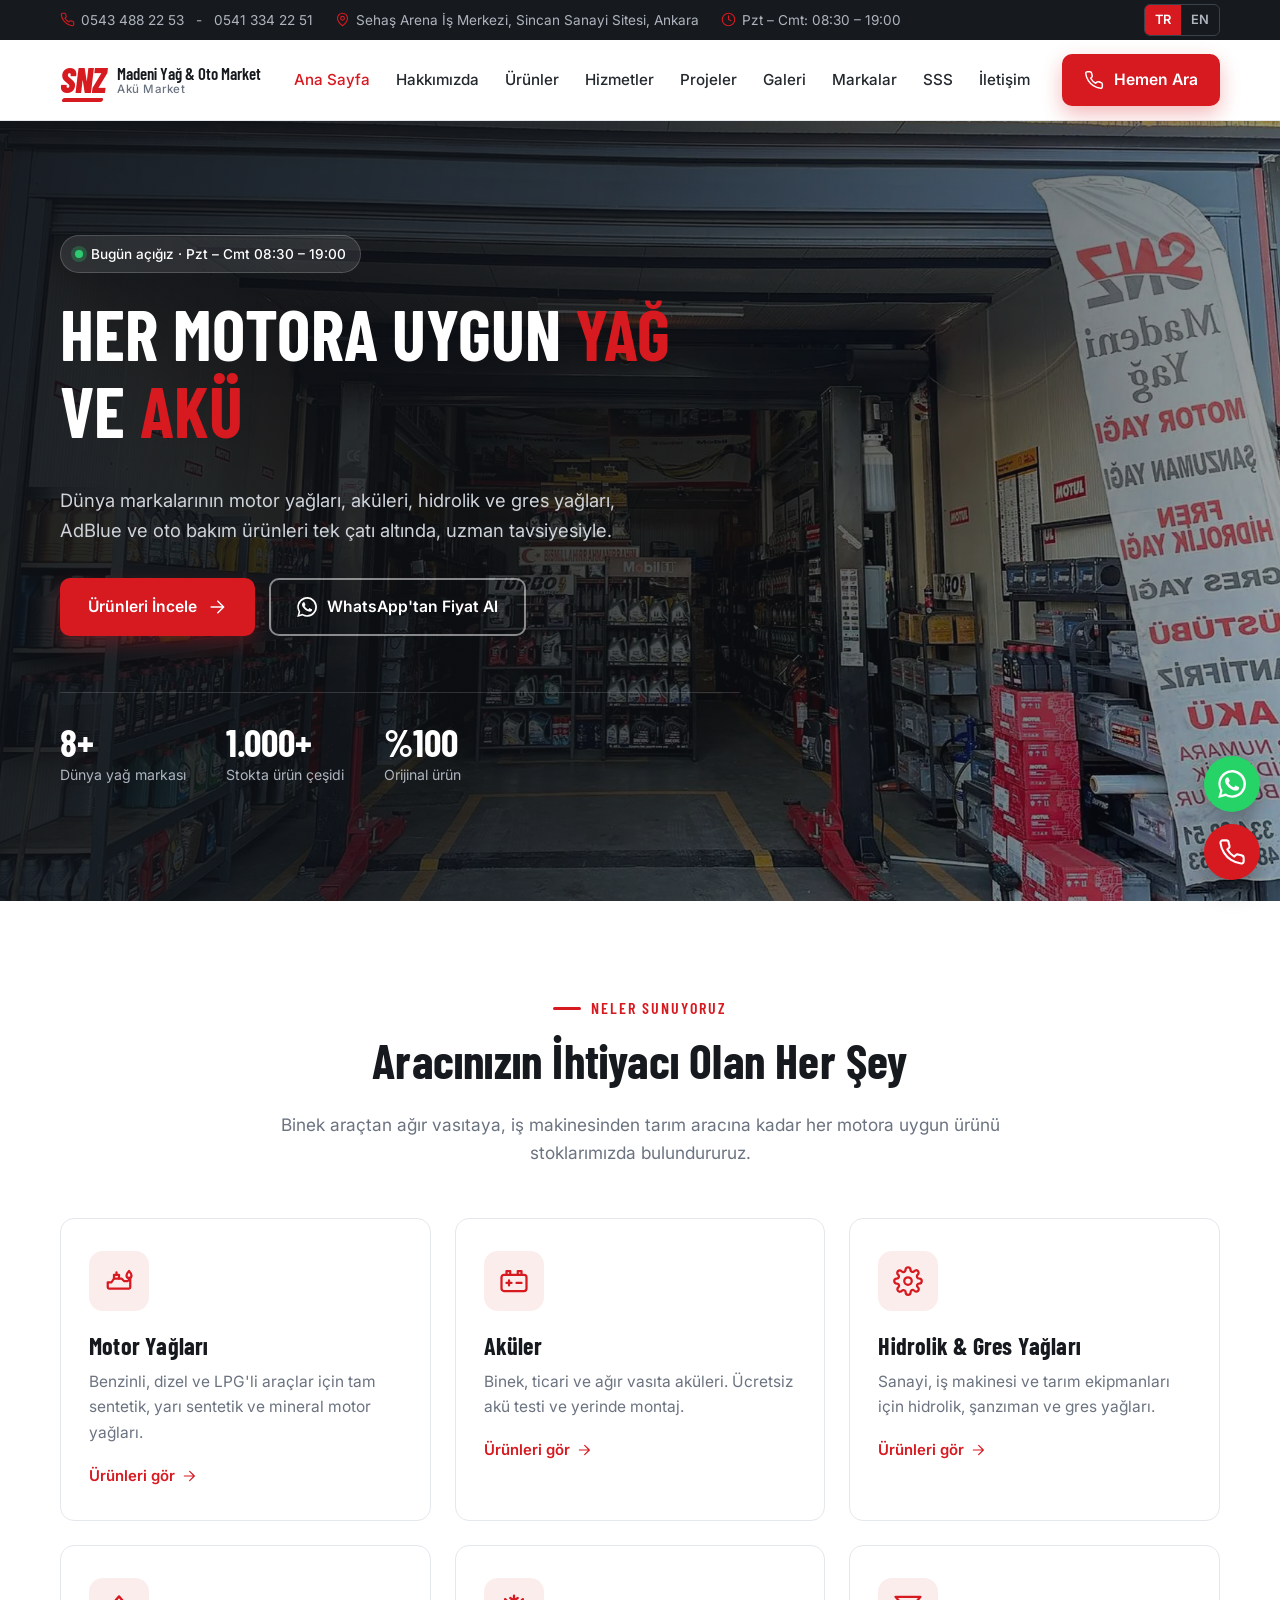
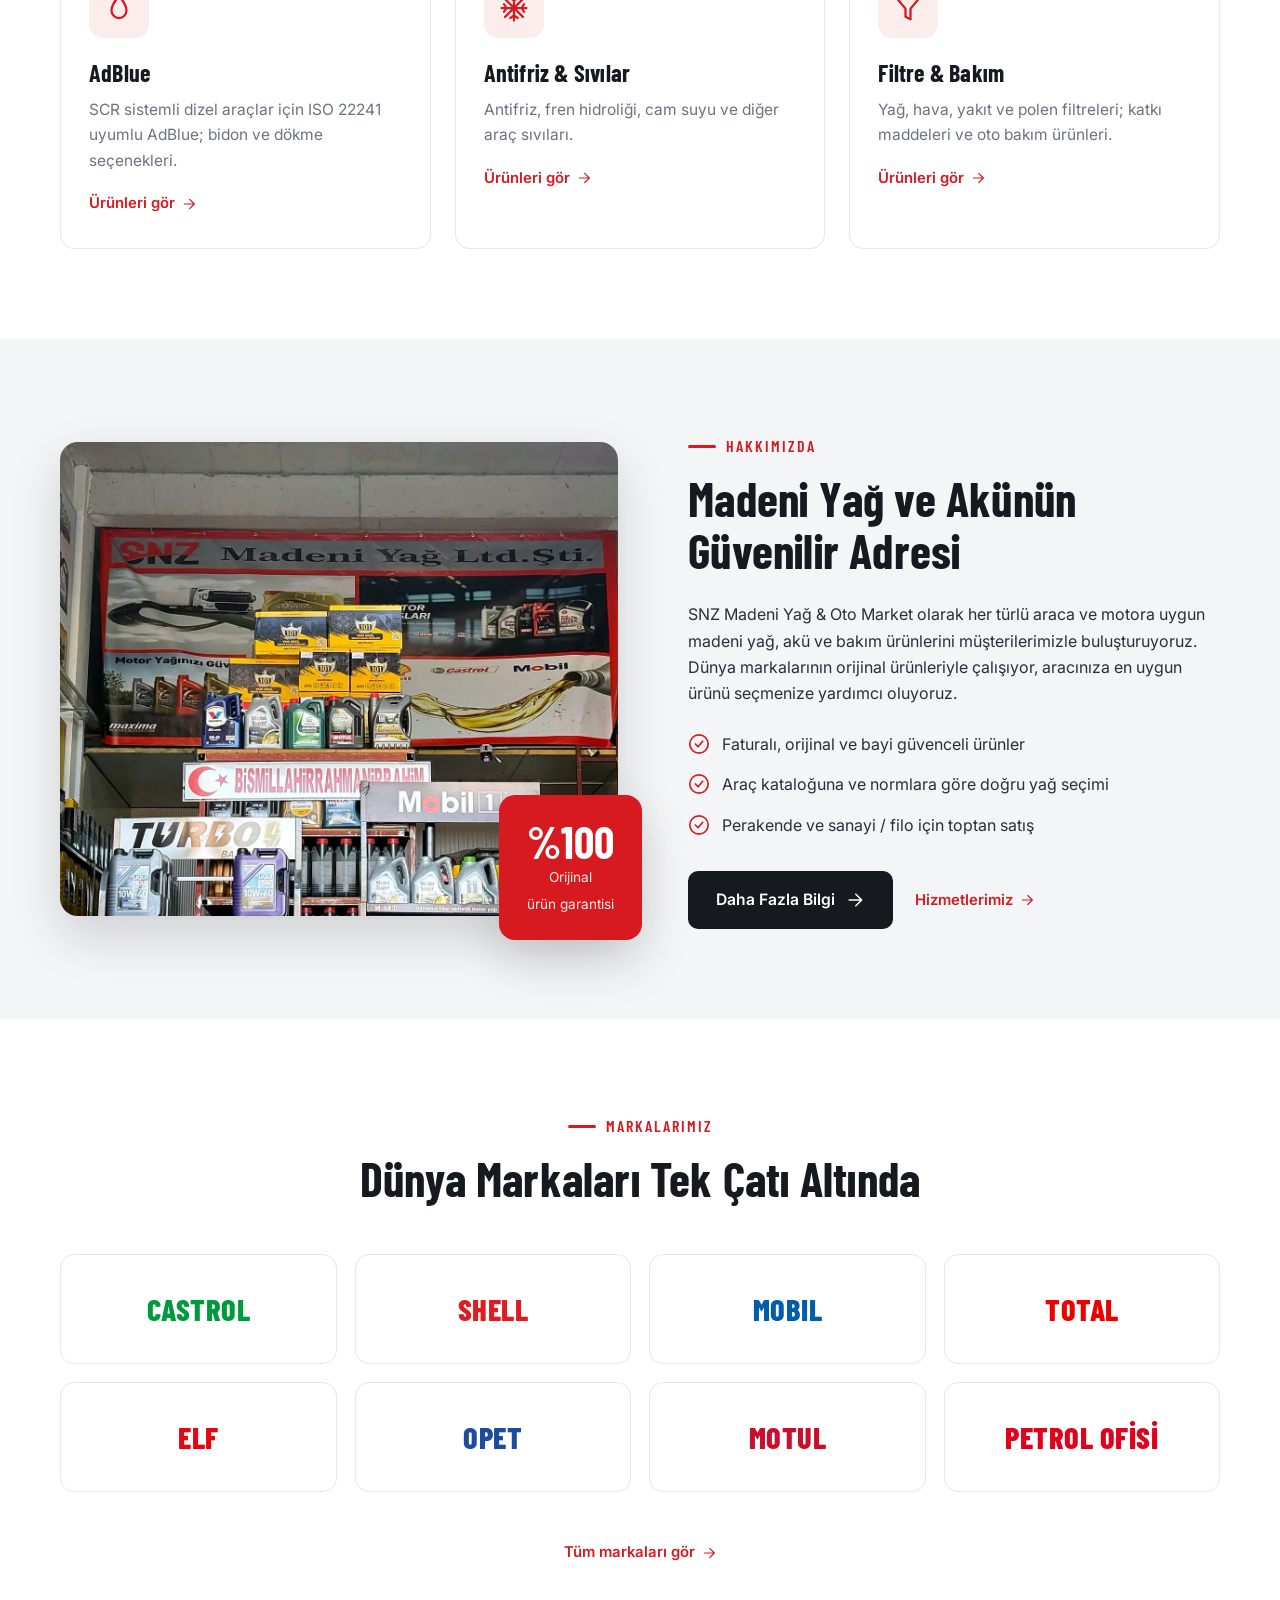
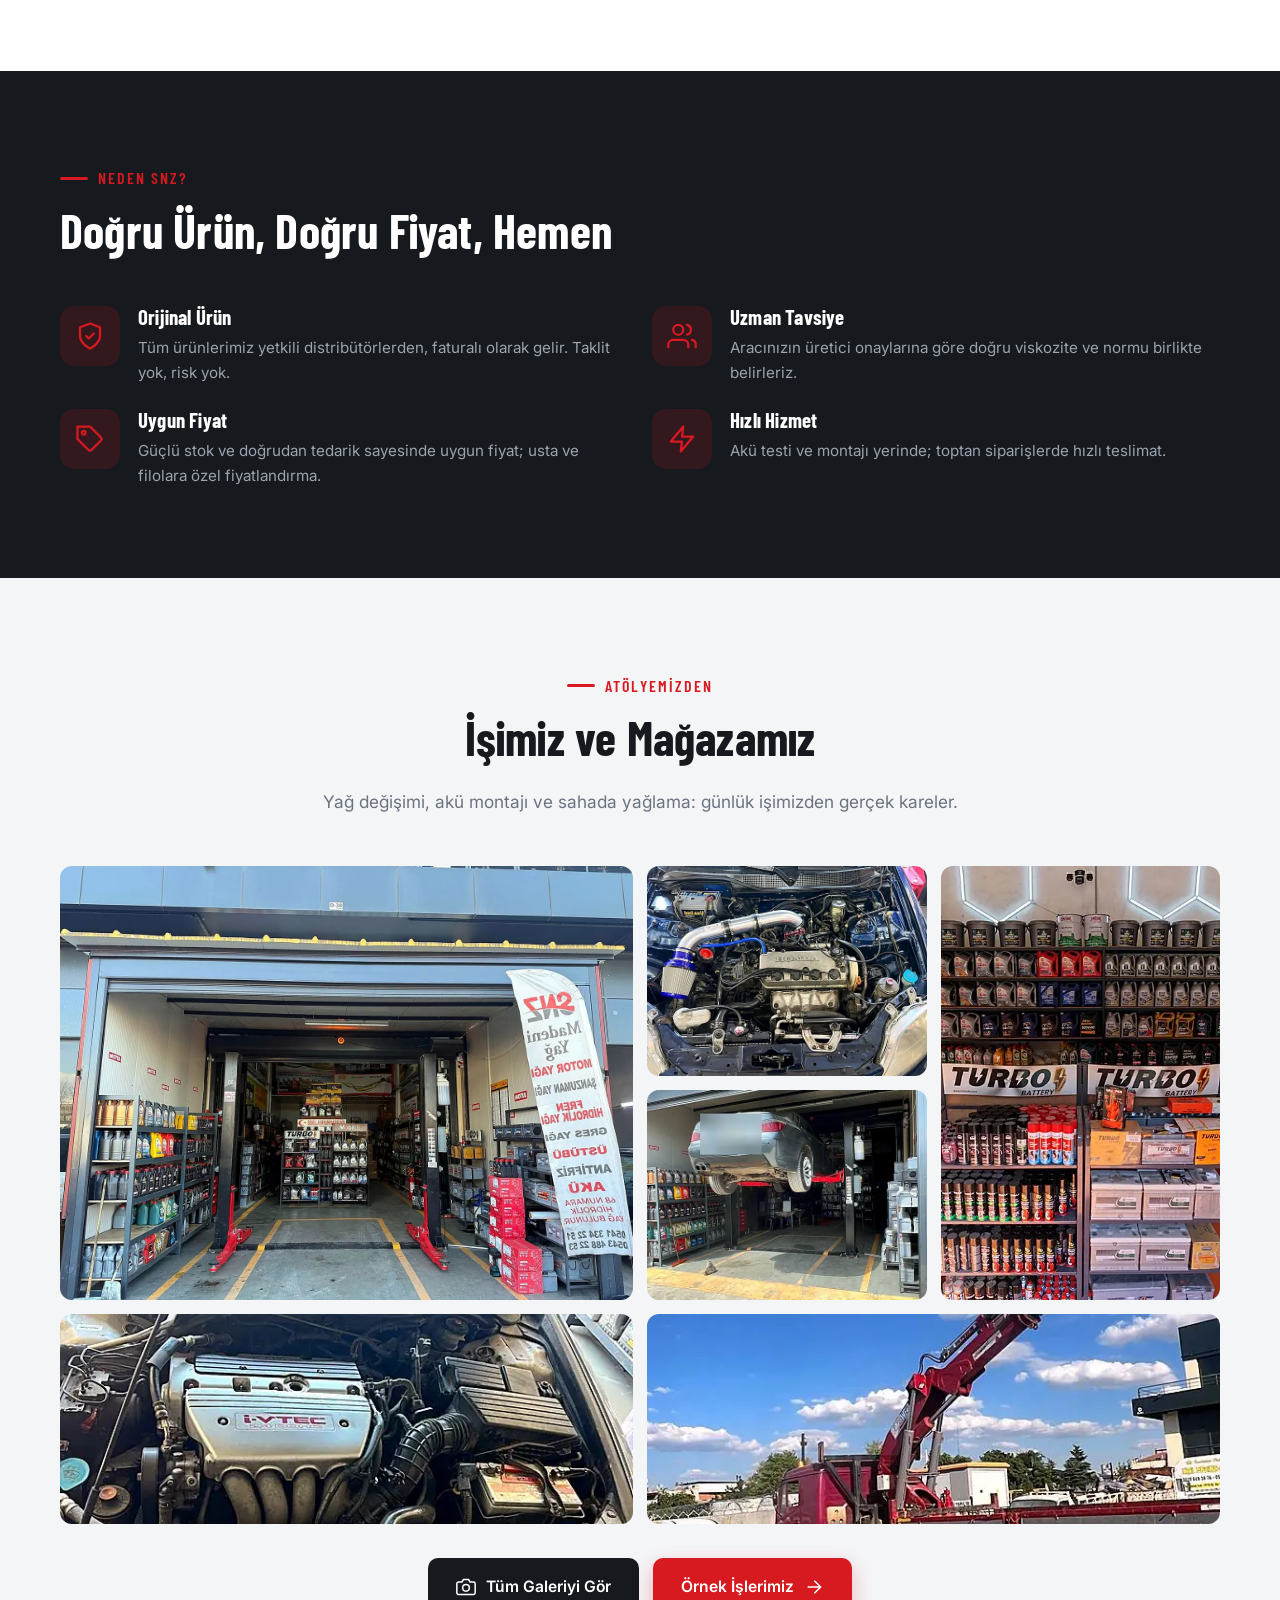
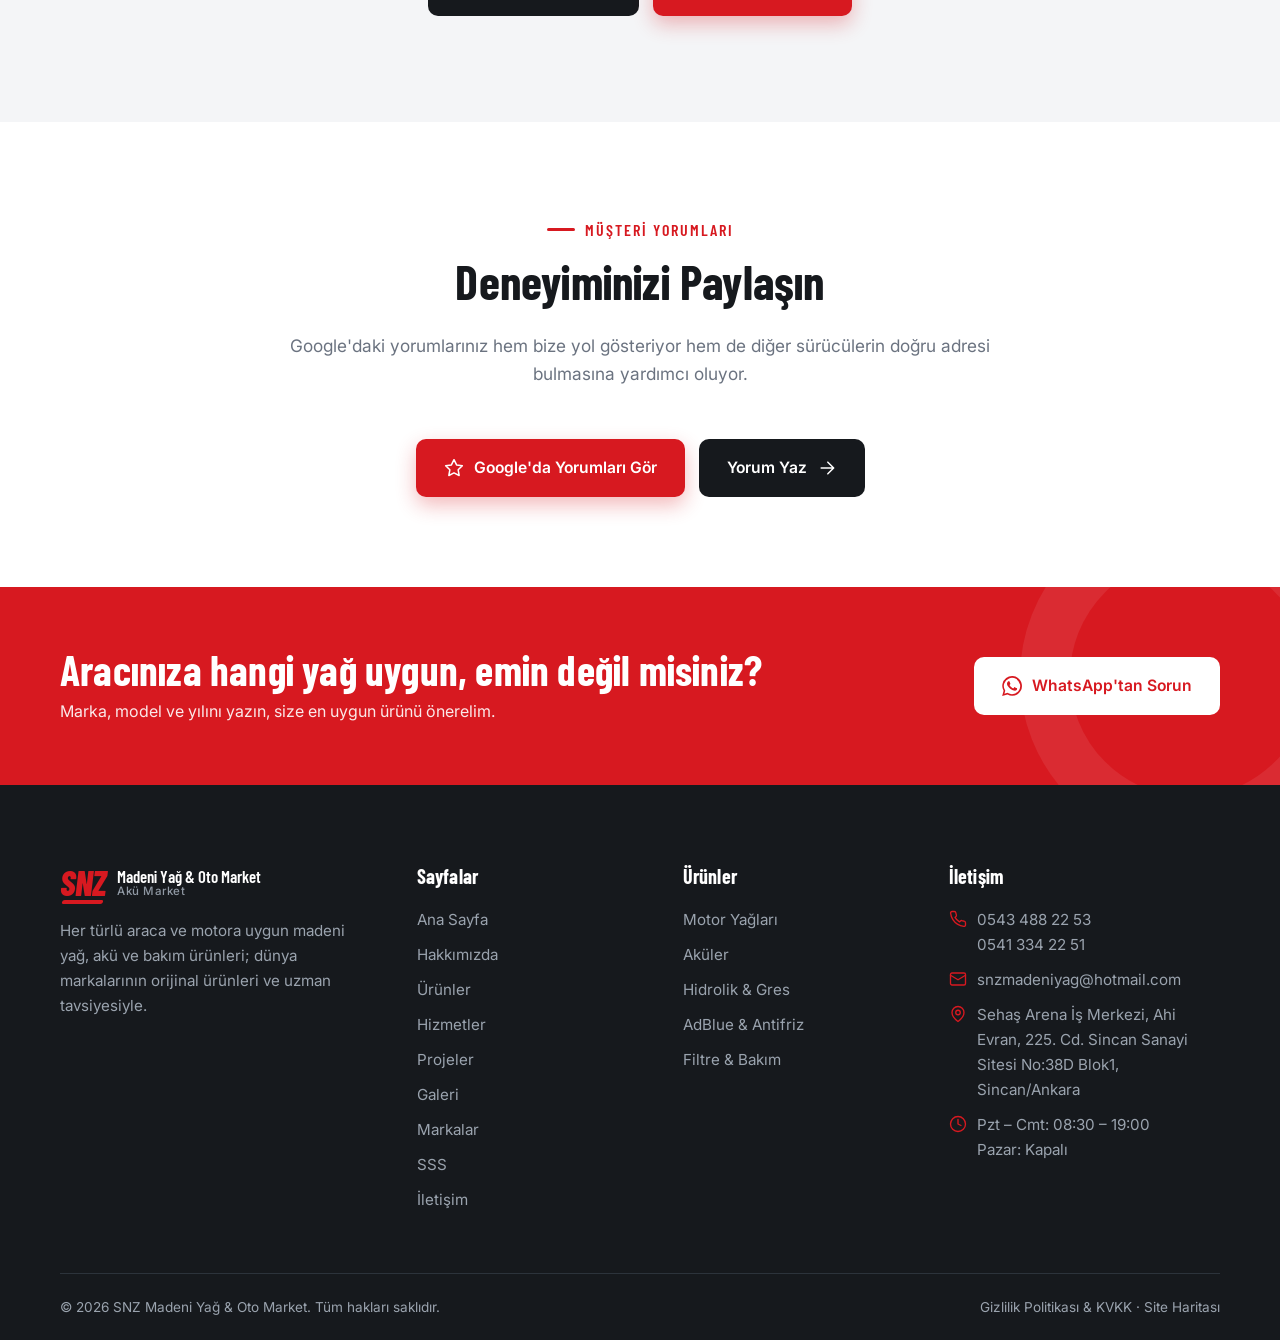
<file: index.html>
<!DOCTYPE html>
<html lang="tr">
<head>
  <meta charset="UTF-8">
  <meta name="viewport" content="width=device-width, initial-scale=1.0">
  <title>SNZ Madeni Yağ &amp; Akü Market Ankara | Motor Yağı, Akü, AdBlue</title>
  <meta name="description" content="Ankara Sincan Sanayi Sitesi&#x27;nde SNZ Madeni Yağ &amp; Oto Market ve SNZ Akü Market: Castrol, Shell, Mobil, Motul, Petrol Ofisi motor yağları, aküler, hidrolik ve gres yağları, AdBlue. Yağ değişimi ve ücretsiz akü testi.">
  <meta name="robots" content="index, follow">
  <link rel="canonical" href="https://www.snzmadeniyag.com/">
  <!-- Google Search Console: doğrulama kodunu _araclar/seo.py içindeki GSC_CODE alanına yazın -->
  <meta name="theme-color" content="#d71920">
  <link rel="icon" href="assets/img/favicon.svg" type="image/svg+xml">
  <link rel="icon" href="assets/img/favicon-32.png" sizes="32x32" type="image/png">
  <link rel="apple-touch-icon" href="assets/img/apple-touch-icon.png">

  <meta property="og:type" content="website">
  <meta property="og:site_name" content="SNZ Madeni Yağ &amp; Akü Market">
  <meta property="og:locale" content="tr_TR">
  <meta property="og:locale:alternate" content="en_US">
  <meta property="og:title" content="SNZ Madeni Yağ &amp; Akü Market Ankara | Motor Yağı, Akü, AdBlue">
  <meta property="og:description" content="Ankara Sincan Sanayi Sitesi&#x27;nde SNZ Madeni Yağ &amp; Oto Market ve SNZ Akü Market: Castrol, Shell, Mobil, Motul, Petrol Ofisi motor yağları, aküler, hidrolik ve gres yağları, AdBlue. Yağ değişimi ve ücretsiz akü testi.">
  <meta property="og:url" content="https://www.snzmadeniyag.com/">
  <meta property="og:image" content="https://www.snzmadeniyag.com/assets/img/og/og-index.jpg">
  <meta property="og:image:width" content="1200">
  <meta property="og:image:height" content="630">
  <meta name="twitter:card" content="summary_large_image">
  <meta name="twitter:title" content="SNZ Madeni Yağ &amp; Akü Market Ankara | Motor Yağı, Akü, AdBlue">
  <meta name="twitter:description" content="Ankara Sincan Sanayi Sitesi&#x27;nde SNZ Madeni Yağ &amp; Oto Market ve SNZ Akü Market: Castrol, Shell, Mobil, Motul, Petrol Ofisi motor yağları, aküler, hidrolik ve gres yağları, AdBlue. Yağ değişimi ve ücretsiz akü testi.">
  <meta name="twitter:image" content="https://www.snzmadeniyag.com/assets/img/og/og-index.jpg">

  <link rel="preconnect" href="https://fonts.googleapis.com">
  <link rel="preconnect" href="https://fonts.gstatic.com" crossorigin>
  <link href="https://fonts.googleapis.com/css2?family=Barlow+Condensed:ital,wght@0,600;0,700;0,800;1,800&family=Inter:wght@400;500;600&display=swap" rel="stylesheet">
  <link rel="stylesheet" href="assets/css/style.css?v=beee071e">
  <link rel="preload" as="image" href="assets/img/hero.webp" fetchpriority="high">
  <script type="application/ld+json">
  {
   "@context": "https://schema.org",
   "@graph": [
    {
     "@type": "WebSite",
     "@id": "https://www.snzmadeniyag.com/#website",
     "url": "https://www.snzmadeniyag.com/",
     "name": "SNZ Madeni Yağ & Akü Market",
     "inLanguage": [
      "tr",
      "en"
     ],
     "publisher": {
      "@id": "https://www.snzmadeniyag.com/#org"
     }
    },
    {
     "@type": "Organization",
     "@id": "https://www.snzmadeniyag.com/#org",
     "name": "SNZ Madeni Yağ Ltd. Şti.",
     "url": "https://www.snzmadeniyag.com/",
     "logo": "https://www.snzmadeniyag.com/assets/img/logo.png",
     "telephone": "+90-543-488-22-53",
     "email": "snzmadeniyag@hotmail.com",
     "sameAs": []
    },
    {
     "@type": "AutoPartsStore",
     "@id": "https://www.snzmadeniyag.com/#madeni-yag",
     "name": "SNZ Madeni Yağ & Oto Market",
     "image": "https://www.snzmadeniyag.com/assets/img/bina.webp",
     "url": "https://www.snzmadeniyag.com/",
     "telephone": "+90-543-488-22-53",
     "address": {
      "@type": "PostalAddress",
      "streetAddress": "Sehaş Arena İş Merkezi, Ahi Evran, 225. Cd. Sincan Sanayi Sitesi No:38D Blok1",
      "addressLocality": "Sincan",
      "addressRegion": "Ankara",
      "postalCode": "06935",
      "addressCountry": "TR"
     },
     "geo": {
      "@type": "GeoCoordinates",
      "latitude": 39.9672737,
      "longitude": 32.562601
     },
     "hasMap": "https://www.google.com/maps/place/SNZ+MADEN%C4%B0+YA%C4%9E/@39.9672737,32.562601,17z/data=!4m6!3m5!1s0x14d33120fec1f999:0xb1a20a6dd8406cb8!8m2!3d39.9672737!4d32.562601!16s%2Fg%2F11xzzy9mgh",
     "openingHoursSpecification": [
      {
       "@type": "OpeningHoursSpecification",
       "dayOfWeek": [
        "Monday",
        "Tuesday",
        "Wednesday",
        "Thursday",
        "Friday",
        "Saturday"
       ],
       "opens": "08:30",
       "closes": "19:00"
      }
     ],
     "priceRange": "₺₺",
     "parentOrganization": {
      "@id": "https://www.snzmadeniyag.com/#org"
     },
     "description": "Motor yağı, hidrolik ve gres yağları, AdBlue, antifriz; yağ değişimi ve sahada endüstriyel yağlama."
    },
    {
     "@type": "AutoPartsStore",
     "@id": "https://www.snzmadeniyag.com/#aku-market",
     "name": "SNZ Akü Market",
     "image": "https://www.snzmadeniyag.com/assets/img/galeri/ga9.webp",
     "url": "https://www.snzmadeniyag.com/",
     "telephone": "+90-541-334-22-51",
     "address": {
      "@type": "PostalAddress",
      "streetAddress": "Sehaş Arena İş Merkezi, Ahi Evran, 225. Cd. Sincan Sanayi Sitesi No:38D Blok1",
      "addressLocality": "Sincan",
      "addressRegion": "Ankara",
      "postalCode": "06935",
      "addressCountry": "TR"
     },
     "geo": {
      "@type": "GeoCoordinates",
      "latitude": 39.9672737,
      "longitude": 32.562601
     },
     "hasMap": "https://www.google.com/maps/place/SNZ+MADEN%C4%B0+YA%C4%9E/@39.9672737,32.562601,17z/data=!4m6!3m5!1s0x14d33120fec1f999:0xb1a20a6dd8406cb8!8m2!3d39.9672737!4d32.562601!16s%2Fg%2F11xzzy9mgh",
     "openingHoursSpecification": [
      {
       "@type": "OpeningHoursSpecification",
       "dayOfWeek": [
        "Monday",
        "Tuesday",
        "Wednesday",
        "Thursday",
        "Friday",
        "Saturday"
       ],
       "opens": "08:30",
       "closes": "19:00"
      }
     ],
     "priceRange": "₺₺",
     "parentOrganization": {
      "@id": "https://www.snzmadeniyag.com/#org"
     },
     "description": "Binek, ticari ve ağır vasıta aküleri; ücretsiz akü testi ve montaj."
    }
   ]
  }
  </script>
</head>
<body data-title-en="SNZ Lubricants & Auto Market | Engine Oil, Batteries & Car Care">
  <div id="site-header"></div>

  <!-- HERO -->
  <section class="hero">
    <div class="hero-bg"></div>
    <div class="container">
      <div class="hero-content">
        <div class="hero-badge"><i></i><span data-en="Open today · Mon – Sat 08:30 – 19:00">Bugün açığız · Pzt – Cmt 08:30 – 19:00</span></div>
        <h1 data-en="The Right <em>Oil</em> &amp; <em>Battery</em> for Every Engine">Her Motora Uygun <em>Yağ</em> ve <em>Akü</em></h1>
        <p class="hero-lead" data-en="Engine oils, batteries, hydraulic and grease oils, AdBlue and car care products from the world's leading brands — all under one roof, with expert advice.">Dünya markalarının motor yağları, aküleri, hidrolik ve gres yağları, AdBlue ve oto bakım ürünleri tek çatı altında, uzman tavsiyesiyle.</p>
        <div class="hero-actions">
          <a href="urunler.html" class="btn btn-primary"><span data-en="Browse Products">Ürünleri İncele</span><i data-icon="arrow"></i></a>
          <a data-site="whatsapp" data-msg="Merhaba, aracım için yağ/akü fiyatı almak istiyorum." target="_blank" rel="noopener" class="btn btn-outline"><i data-icon="whatsapp"></i><span data-en="Get a Quote on WhatsApp">WhatsApp'tan Fiyat Al</span></a>
        </div>
        <div class="hero-stats">
          <div><strong data-count="8" data-suffix="+">0</strong><span data-en="Leading oil brands">Dünya yağ markası</span></div>
          <div><strong data-count="1000" data-suffix="+">0</strong><span data-en="Products in stock">Stokta ürün çeşidi</span></div>
          <div><strong>%100</strong><span data-en="Original products">Orijinal ürün</span></div>
        </div>
      </div>
    </div>
  </section>

  <!-- KATEGORİLER -->
  <section class="section">
    <div class="container">
      <div class="section-head center reveal">
        <span class="eyebrow" data-en="What We Offer">Neler Sunuyoruz</span>
        <h2 data-en="Everything Your Vehicle Needs">Aracınızın İhtiyacı Olan Her Şey</h2>
        <p data-en="From cars to heavy-duty trucks and agricultural machinery, we supply the right product for every engine.">Binek araçtan ağır vasıtaya, iş makinesinden tarım aracına kadar her motora uygun ürünü stoklarımızda bulundururuz.</p>
      </div>
      <div class="grid grid-3">
        <a href="urunler.html#motor" class="card reveal">
          <div class="icon-box"><i data-icon="oil"></i></div>
          <h3 data-en="Engine Oils">Motor Yağları</h3>
          <p data-en="Synthetic, semi-synthetic and mineral engine oils for petrol, diesel and LPG vehicles.">Benzinli, dizel ve LPG'li araçlar için tam sentetik, yarı sentetik ve mineral motor yağları.</p>
          <span class="card-link"><span data-en="View products">Ürünleri gör</span><i data-icon="arrow"></i></span>
        </a>
        <a href="urunler.html#aku" class="card reveal">
          <div class="icon-box"><i data-icon="battery"></i></div>
          <h3 data-en="Batteries">Aküler</h3>
          <p data-en="Car, commercial and heavy-duty batteries. Free battery test and on-site installation.">Binek, ticari ve ağır vasıta aküleri. Ücretsiz akü testi ve yerinde montaj.</p>
          <span class="card-link"><span data-en="View products">Ürünleri gör</span><i data-icon="arrow"></i></span>
        </a>
        <a href="urunler.html#endustriyel" class="card reveal">
          <div class="icon-box"><i data-icon="gear"></i></div>
          <h3 data-en="Hydraulic &amp; Grease">Hidrolik &amp; Gres Yağları</h3>
          <p data-en="Hydraulic oils, gear oils and greases for industry, construction and agricultural machinery.">Sanayi, iş makinesi ve tarım ekipmanları için hidrolik, şanzıman ve gres yağları.</p>
          <span class="card-link"><span data-en="View products">Ürünleri gör</span><i data-icon="arrow"></i></span>
        </a>
        <a href="urunler.html#bakim" class="card reveal">
          <div class="icon-box"><i data-icon="drop"></i></div>
          <h3 data-en="AdBlue">AdBlue</h3>
          <p data-en="ISO 22241 compliant AdBlue for diesel vehicles with SCR systems, in cans and bulk.">SCR sistemli dizel araçlar için ISO 22241 uyumlu AdBlue; bidon ve dökme seçenekleri.</p>
          <span class="card-link"><span data-en="View products">Ürünleri gör</span><i data-icon="arrow"></i></span>
        </a>
        <a href="urunler.html#bakim" class="card reveal">
          <div class="icon-box"><i data-icon="snow"></i></div>
          <h3 data-en="Antifreeze &amp; Fluids">Antifriz &amp; Sıvılar</h3>
          <p data-en="Antifreeze, brake fluid, windscreen washer fluid and other vehicle fluids.">Antifriz, fren hidroliği, cam suyu ve diğer araç sıvıları.</p>
          <span class="card-link"><span data-en="View products">Ürünleri gör</span><i data-icon="arrow"></i></span>
        </a>
        <a href="urunler.html#bakim" class="card reveal">
          <div class="icon-box"><i data-icon="filter"></i></div>
          <h3 data-en="Filters &amp; Care">Filtre &amp; Bakım</h3>
          <p data-en="Oil, air, fuel and cabin filters, plus additives and car care products.">Yağ, hava, yakıt ve polen filtreleri; katkı maddeleri ve oto bakım ürünleri.</p>
          <span class="card-link"><span data-en="View products">Ürünleri gör</span><i data-icon="arrow"></i></span>
        </a>
      </div>
    </div>
  </section>

  <!-- HAKKIMIZDA ÖZET -->
  <section class="section section-soft">
    <div class="container split">
      <div class="split-media reveal">
        <img decoding="async" src="assets/img/magaza-ic.webp" alt="SNZ Madeni Yağ &amp; Oto Market mağaza içi" loading="lazy" width="1200" height="1020">
        <div class="experience-badge"><strong>%100</strong><span data-en="Original<br>products">Orijinal<br>ürün garantisi</span></div>
      </div>
      <div class="reveal">
        <span class="eyebrow" data-en="About Us">Hakkımızda</span>
        <h2 data-en="Your Trusted Partner for Lubricants &amp; Batteries">Madeni Yağ ve Akünün Güvenilir Adresi</h2>
        <p data-en="SNZ Madeni Yağ &amp; Oto Market supplies the right oil, battery and maintenance products for every type of vehicle and engine. We work with original products from leading brands and help you choose the right product for your vehicle.">SNZ Madeni Yağ &amp; Oto Market olarak her türlü araca ve motora uygun madeni yağ, akü ve bakım ürünlerini müşterilerimizle buluşturuyoruz. Dünya markalarının orijinal ürünleriyle çalışıyor, aracınıza en uygun ürünü seçmenize yardımcı oluyoruz.</p>
        <ul class="check-list">
          <li><i data-icon="check"></i><span data-en="Authorised dealer products with original invoices">Faturalı, orijinal ve bayi güvenceli ürünler</span></li>
          <li><i data-icon="check"></i><span data-en="Correct oil selection by vehicle catalogue and specification">Araç kataloğuna ve normlara göre doğru yağ seçimi</span></li>
          <li><i data-icon="check"></i><span data-en="Retail and wholesale sales to workshops and fleets">Perakende ve sanayi / filo için toptan satış</span></li>
        </ul>
        <a href="hakkimizda.html" class="btn btn-dark"><span data-en="Learn More">Daha Fazla Bilgi</span><i data-icon="arrow"></i></a>
        <a href="hizmetler.html" class="card-link" style="margin-left:18px"><span data-en="Our services">Hizmetlerimiz</span><i data-icon="arrow"></i></a>
      </div>
    </div>
  </section>

  <!-- MARKALAR -->
  <section class="section">
    <div class="container">
      <div class="section-head center reveal">
        <span class="eyebrow" data-en="Our Brands">Markalarımız</span>
        <h2 data-en="World-Leading Brands Under One Roof">Dünya Markaları Tek Çatı Altında</h2>
      </div>
      <div class="brands reveal">
        <div class="brand"><span class="b-castrol">CASTROL</span></div>
        <div class="brand"><span class="b-shell">SHELL</span></div>
        <div class="brand"><span class="b-mobil">MOBIL</span></div>
        <div class="brand"><span class="b-total">TOTAL</span></div>
        <div class="brand"><span class="b-elf">ELF</span></div>
        <div class="brand"><span class="b-opet">OPET</span></div>
        <div class="brand"><span class="b-motul">MOTUL</span></div>
        <div class="brand"><span class="b-po">PETROL OFİSİ</span></div>
      </div>
      <p style="text-align:center;margin-top:30px"><a href="markalar.html" class="card-link" style="justify-content:center"><span data-en="See all brands">Tüm markaları gör</span><i data-icon="arrow"></i></a></p>
    </div>
  </section>

  <!-- NEDEN BİZ -->
  <section class="section section-dark">
    <div class="container">
      <div class="section-head reveal">
        <span class="eyebrow" data-en="Why SNZ?">Neden SNZ?</span>
        <h2 data-en="The Right Product, the Right Price, Right Away">Doğru Ürün, Doğru Fiyat, Hemen</h2>
      </div>
      <div class="grid grid-2">
        <div class="feature reveal"><div class="icon-box"><i data-icon="shield"></i></div><div><h3 data-en="Original Products">Orijinal Ürün</h3><p data-en="Every product comes from authorised distributors with an invoice. No imitations, no risk.">Tüm ürünlerimiz yetkili distribütörlerden, faturalı olarak gelir. Taklit yok, risk yok.</p></div></div>
        <div class="feature reveal"><div class="icon-box"><i data-icon="users"></i></div><div><h3 data-en="Expert Advice">Uzman Tavsiye</h3><p data-en="We recommend the right oil viscosity and specification according to your vehicle's manufacturer approvals.">Aracınızın üretici onaylarına göre doğru viskozite ve normu birlikte belirleriz.</p></div></div>
        <div class="feature reveal"><div class="icon-box"><i data-icon="tag"></i></div><div><h3 data-en="Competitive Prices">Uygun Fiyat</h3><p data-en="Strong stock and direct supply mean affordable prices, with special pricing for workshops and fleets.">Güçlü stok ve doğrudan tedarik sayesinde uygun fiyat; usta ve filolara özel fiyatlandırma.</p></div></div>
        <div class="feature reveal"><div class="icon-box"><i data-icon="bolt"></i></div><div><h3 data-en="Fast Service">Hızlı Hizmet</h3><p data-en="Battery test and installation on the spot, with quick delivery for wholesale orders.">Akü testi ve montajı yerinde; toptan siparişlerde hızlı teslimat.</p></div></div>
      </div>
    </div>
  </section>

  <!-- ATÖLYEMİZDEN -->
  <section class="section section-soft">
    <div class="container">
      <div class="section-head center reveal">
        <span class="eyebrow" data-en="From Our Workshop">Atölyemizden</span>
        <h2 data-en="Our Work &amp; Our Store">İşimiz ve Mağazamız</h2>
        <p data-en="Oil changes, battery installations and on-site lubrication: real photos from our everyday work.">Yağ değişimi, akü montajı ve sahada yağlama: günlük işimizden gerçek kareler.</p>
      </div>
      <div class="mosaic reveal">
        <a class="g-item" href="assets/img/galeri/g10.webp" data-full="assets/img/galeri/g10.webp" data-cap-en="SNZ store entrance"><img decoding="async" src="assets/img/galeri/g10.webp" alt="SNZ mağaza girişi" loading="lazy" width="1600" height="1200"></a>
        <a class="g-item" href="assets/img/galeri/g25.webp" data-full="assets/img/galeri/g25.webp" data-cap-en="Honda Civic engine service"><img decoding="async" src="assets/img/galeri/g25-k.webp" alt="Honda Civic motor bakımı" loading="lazy" width="600" height="450"></a>
        <a class="g-item" href="assets/img/galeri/ga9.webp" data-full="assets/img/galeri/ga9.webp" data-cap-en="SNZ Battery Market"><img decoding="async" src="assets/img/galeri/ga9-k.webp" alt="SNZ Akü Market" loading="lazy" width="600" height="600"></a>
        <a class="g-item" href="assets/img/galeri/g59.webp" data-full="assets/img/galeri/g59.webp" data-cap-en="Oil change on the lift"><img decoding="async" src="assets/img/galeri/g59-k.webp" alt="Lift üzerinde yağ değişimi" loading="lazy" width="600" height="600"></a>
        <a class="g-item" href="assets/img/galeri/g76.webp" data-full="assets/img/galeri/g76.webp" data-cap-en="Honda i-VTEC engine oil change"><img decoding="async" src="assets/img/galeri/g76-k.webp" alt="Honda i-VTEC motor yağ değişimi" loading="lazy" width="600" height="600"></a>
        <a class="g-item" href="assets/img/galeri/g90.webp" data-full="assets/img/galeri/g90.webp" data-cap-en="On-site lubrication"><img decoding="async" src="assets/img/galeri/g90-k.webp" alt="Sahada yağlama hizmeti" loading="lazy" width="600" height="600"></a>
      </div>
      <p class="reviews-cta" style="margin-top:34px"><a href="galeri.html" class="btn btn-dark"><i data-icon="camera"></i><span data-en="View Full Gallery">Tüm Galeriyi Gör</span></a><a href="projeler.html" class="btn btn-primary"><span data-en="See Our Work">Örnek İşlerimiz</span><i data-icon="arrow"></i></a></p>
    </div>
  </section>

  <!-- MÜŞTERİ YORUMLARI -->
  <section class="section">
    <div class="container">
      <div class="section-head center reveal">
        <span class="eyebrow" data-en="Customer Reviews">Müşteri Yorumları</span>
        <h2 data-en="Share Your Experience">Deneyiminizi Paylaşın</h2>
        <p data-en="Your reviews on Google help us improve and help other drivers find the right place.">Google'daki yorumlarınız hem bize yol gösteriyor hem de diğer sürücülerin doğru adresi bulmasına yardımcı oluyor.</p>
      </div>
      <div class="reviews" id="reviews"></div>
      <div class="reviews-cta reveal">
        <a data-reviews-link target="_blank" rel="noopener" class="btn btn-primary"><i data-icon="star"></i><span data-en="Read Reviews on Google">Google'da Yorumları Gör</span></a>
        <a data-reviews-link target="_blank" rel="noopener" class="btn btn-dark"><span data-en="Write a Review">Yorum Yaz</span><i data-icon="arrow"></i></a>
      </div>
    </div>
  </section>

  <!-- CTA -->
  <section class="cta-band">
    <div class="container">
      <div>
        <h2 data-en="Not sure which oil your car needs?">Aracınıza hangi yağ uygun, emin değil misiniz?</h2>
        <p data-en="Send us your make, model and year — we'll recommend the right product.">Marka, model ve yılını yazın, size en uygun ürünü önerelim.</p>
      </div>
      <a data-site="whatsapp" data-msg="Merhaba, aracım için yağ önerisi almak istiyorum. Marka/Model/Yıl: " target="_blank" rel="noopener" class="btn btn-dark"><i data-icon="whatsapp"></i><span data-en="Ask on WhatsApp">WhatsApp'tan Sorun</span></a>
    </div>
  </section>

  <div id="site-footer"></div>
  <script src="assets/js/main.js?v=ee93dcc0" defer></script>
</body>
</html>
</file>
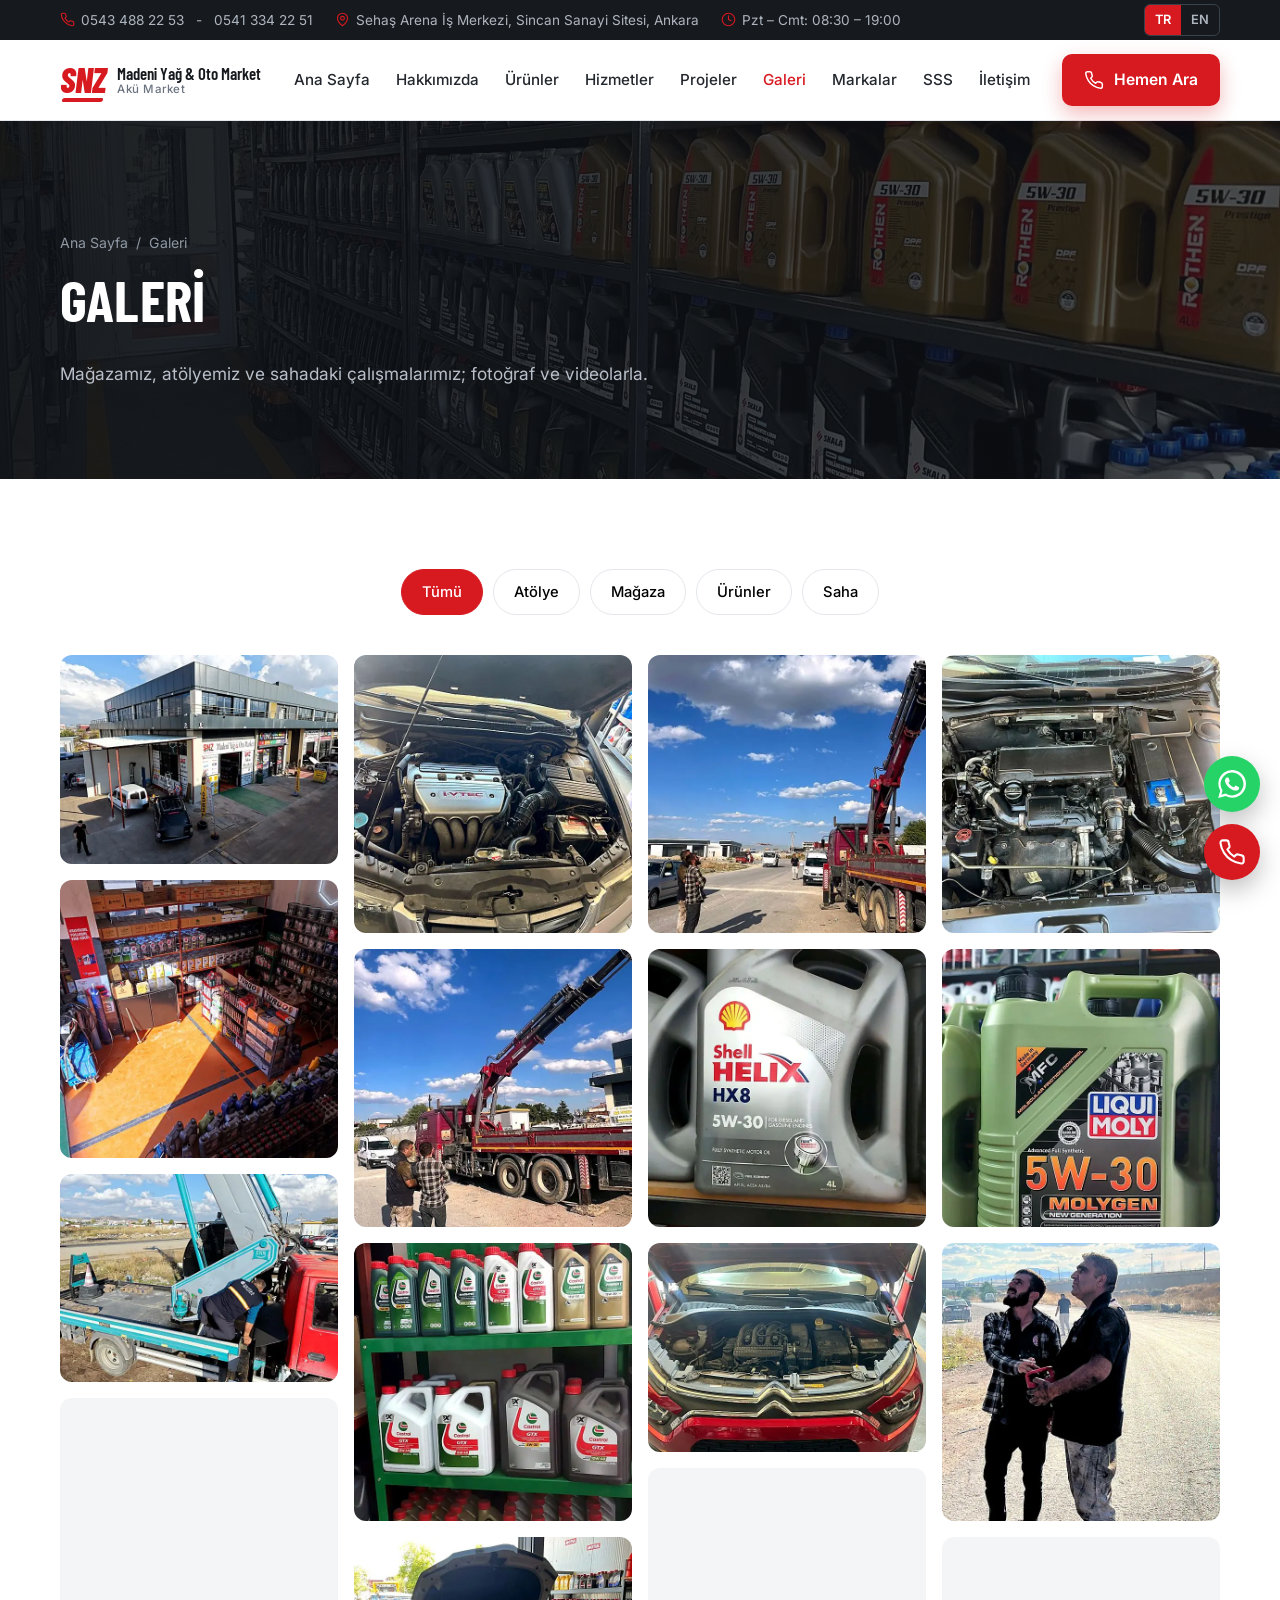
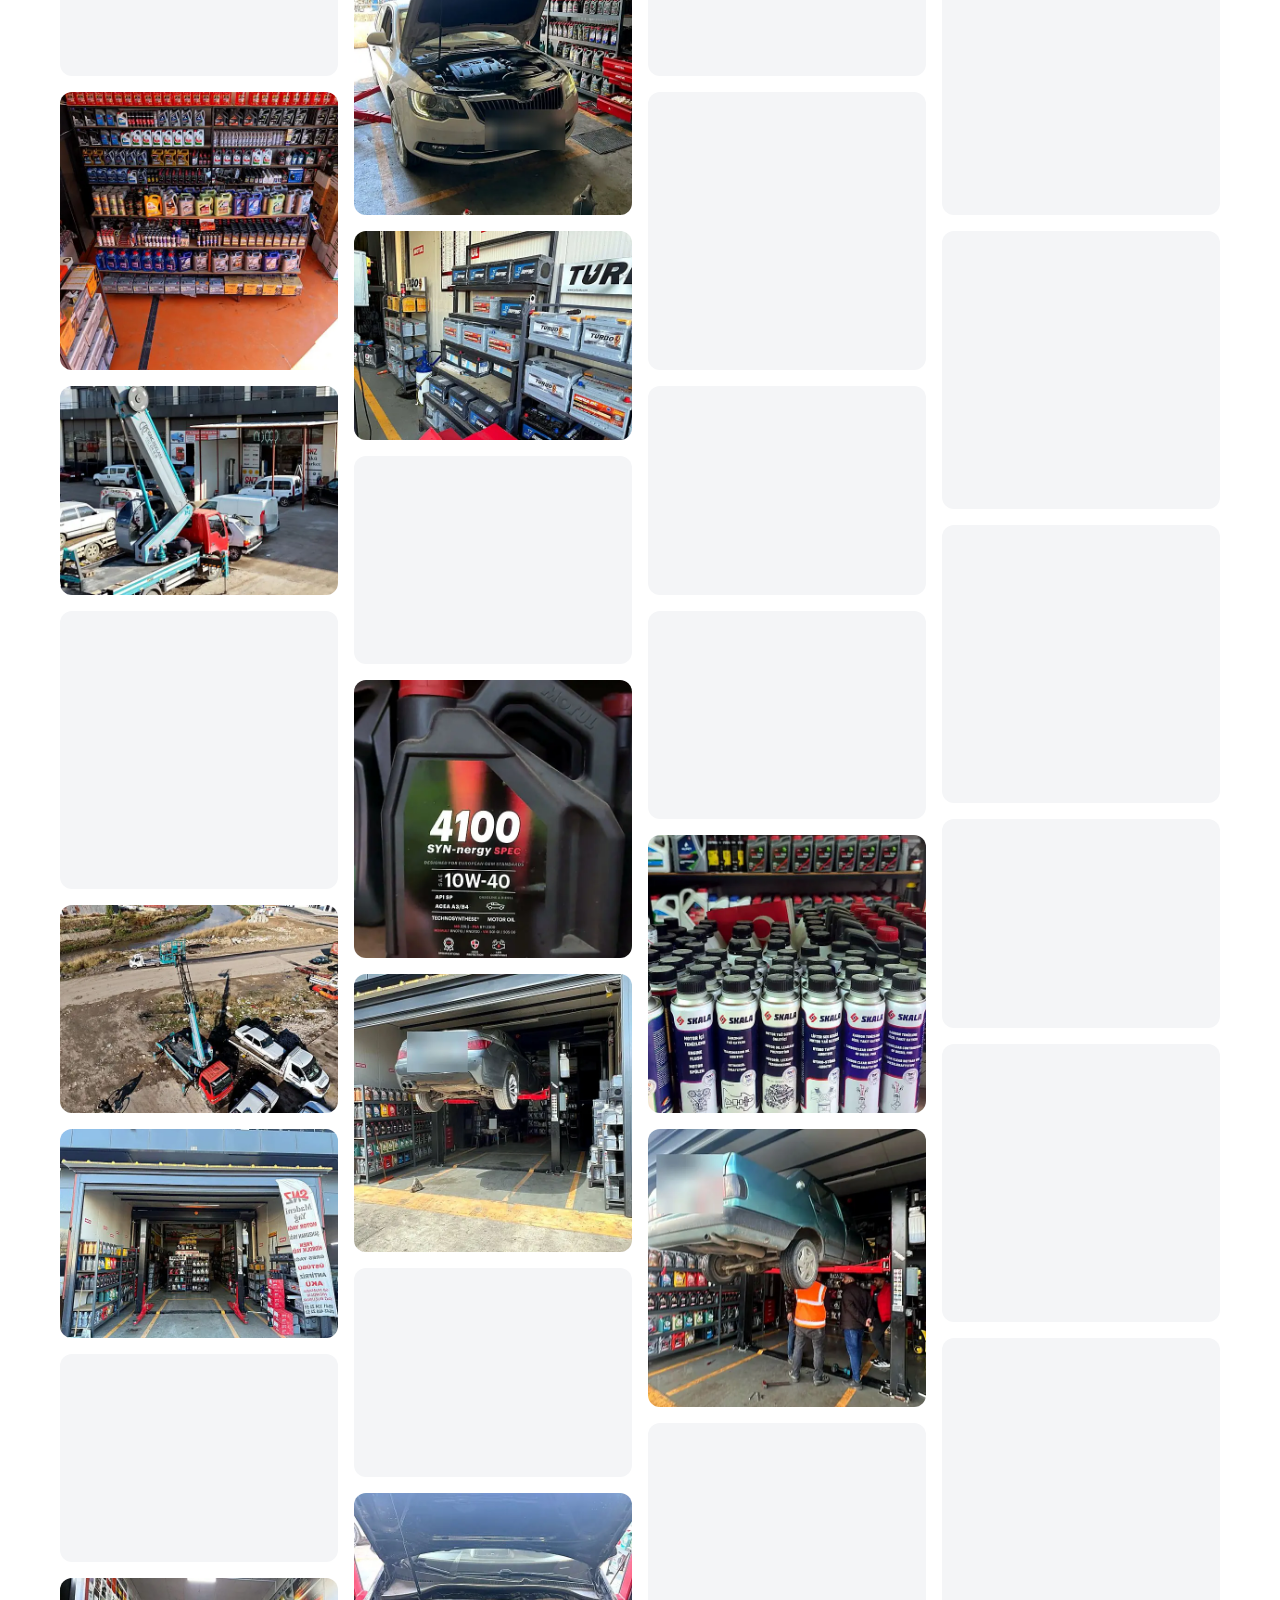
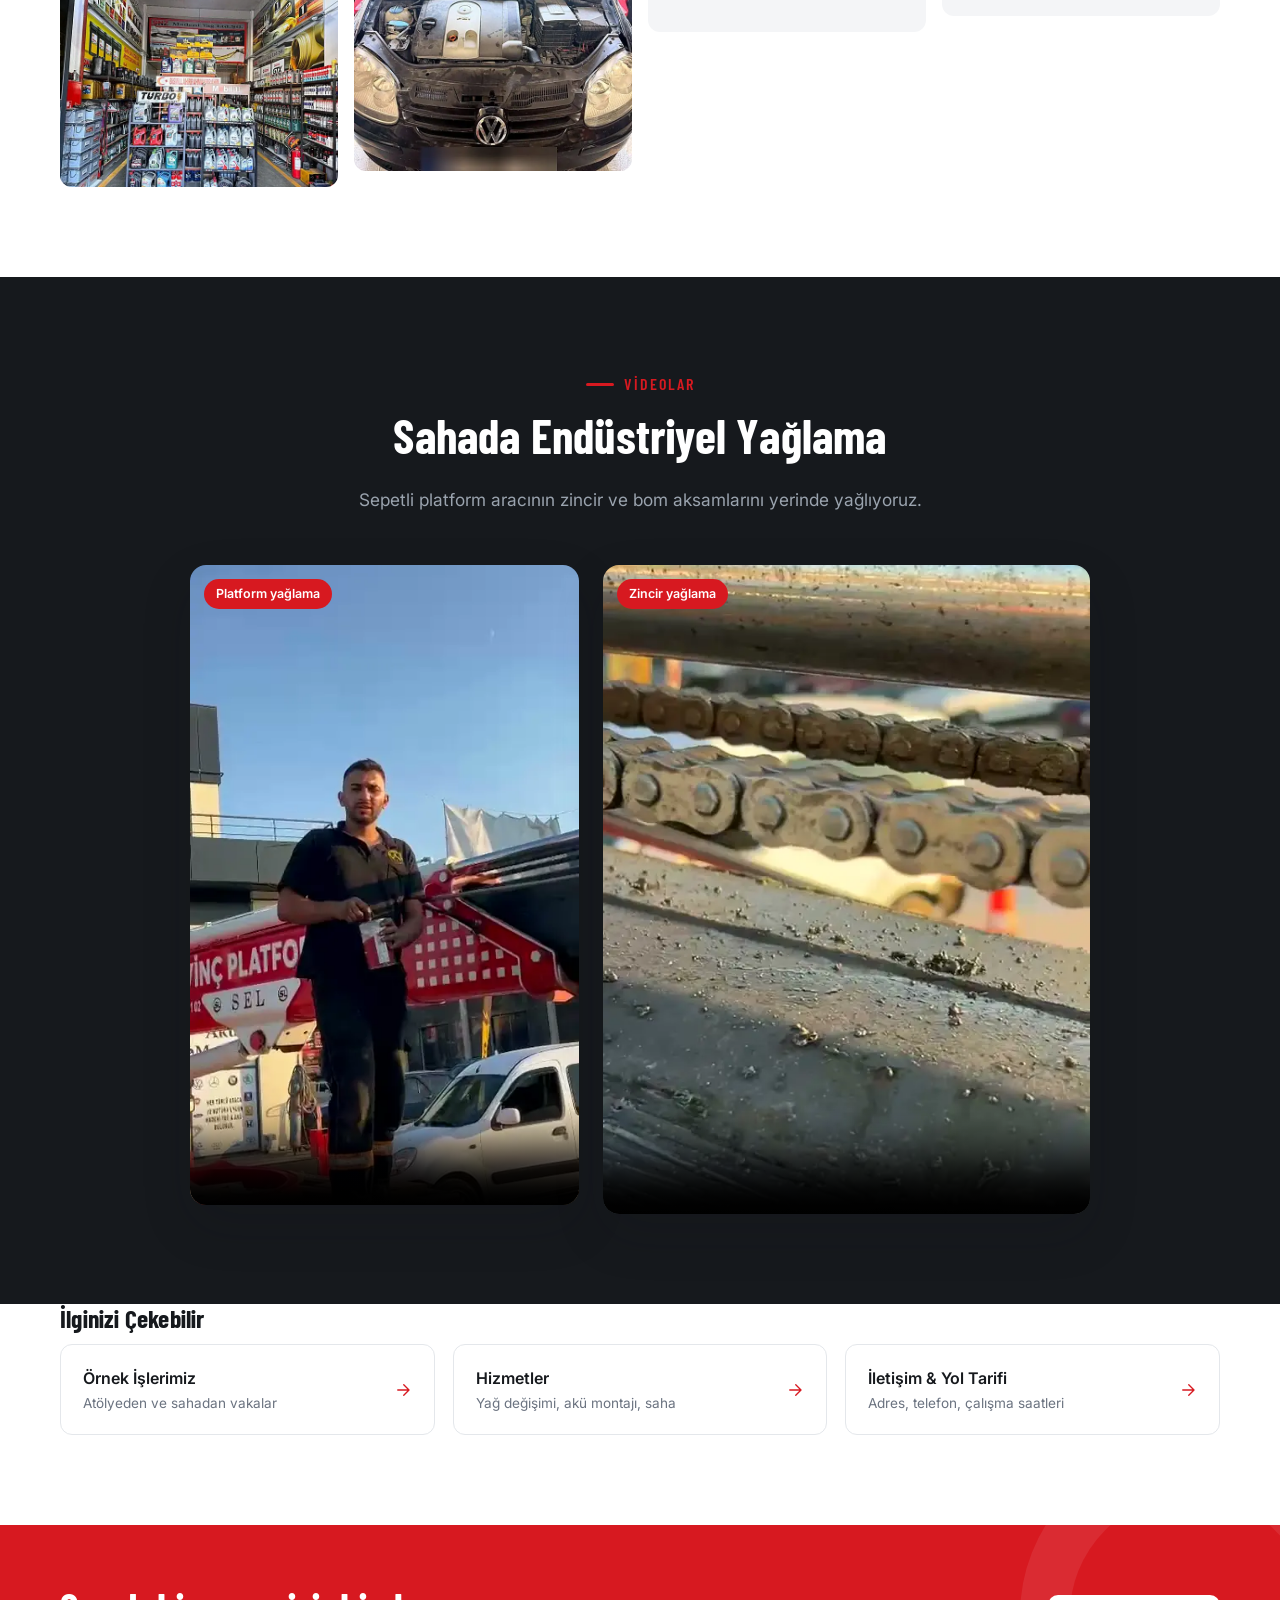
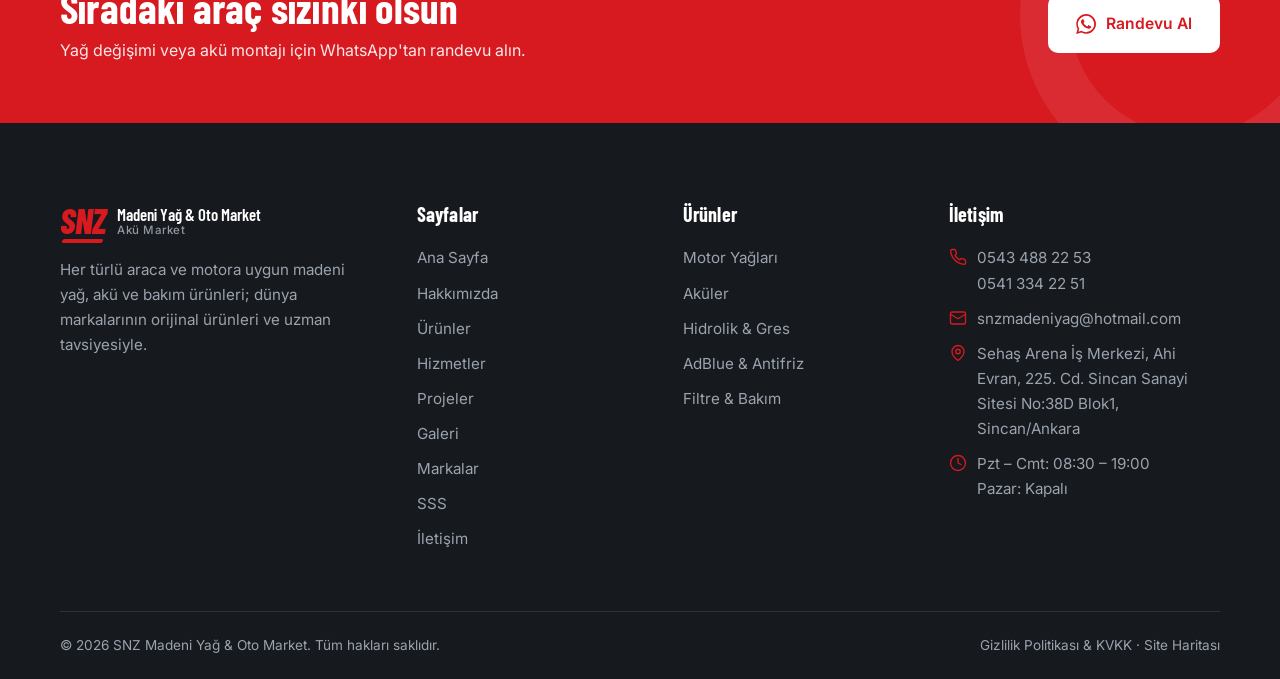
<file: galeri.html>
<!DOCTYPE html>
<html lang="tr">
<head>
  <meta charset="UTF-8">
  <meta name="viewport" content="width=device-width, initial-scale=1.0">
  <title>Galeri: Mağaza, Atölye ve Saha Fotoğrafları | SNZ Ankara</title>
  <meta name="description" content="SNZ Madeni Yağ ve Akü Market fotoğraf ve video galerisi: mağazalarımız, yağ değişimi, akü reyonu ve sahada vinç yağlama çalışmaları.">
  <meta name="robots" content="index, follow">
  <link rel="canonical" href="https://www.snzmadeniyag.com/galeri.html">
  <!-- Google Search Console: doğrulama kodunu _araclar/seo.py içindeki GSC_CODE alanına yazın -->
  <meta name="theme-color" content="#d71920">
  <link rel="icon" href="assets/img/favicon.svg" type="image/svg+xml">
  <link rel="icon" href="assets/img/favicon-32.png" sizes="32x32" type="image/png">
  <link rel="apple-touch-icon" href="assets/img/apple-touch-icon.png">

  <meta property="og:type" content="website">
  <meta property="og:site_name" content="SNZ Madeni Yağ &amp; Akü Market">
  <meta property="og:locale" content="tr_TR">
  <meta property="og:locale:alternate" content="en_US">
  <meta property="og:title" content="Galeri: Mağaza, Atölye ve Saha Fotoğrafları | SNZ Ankara">
  <meta property="og:description" content="SNZ Madeni Yağ ve Akü Market fotoğraf ve video galerisi: mağazalarımız, yağ değişimi, akü reyonu ve sahada vinç yağlama çalışmaları.">
  <meta property="og:url" content="https://www.snzmadeniyag.com/galeri.html">
  <meta property="og:image" content="https://www.snzmadeniyag.com/assets/img/og/og-galeri.jpg">
  <meta property="og:image:width" content="1200">
  <meta property="og:image:height" content="630">
  <meta name="twitter:card" content="summary_large_image">
  <meta name="twitter:title" content="Galeri: Mağaza, Atölye ve Saha Fotoğrafları | SNZ Ankara">
  <meta name="twitter:description" content="SNZ Madeni Yağ ve Akü Market fotoğraf ve video galerisi: mağazalarımız, yağ değişimi, akü reyonu ve sahada vinç yağlama çalışmaları.">
  <meta name="twitter:image" content="https://www.snzmadeniyag.com/assets/img/og/og-galeri.jpg">

  <link rel="preconnect" href="https://fonts.googleapis.com">
  <link rel="preconnect" href="https://fonts.gstatic.com" crossorigin>
  <link href="https://fonts.googleapis.com/css2?family=Barlow+Condensed:ital,wght@0,600;0,700;0,800;1,800&family=Inter:wght@400;500;600&display=swap" rel="stylesheet">
  <link rel="stylesheet" href="assets/css/style.css?v=beee071e">
  <link rel="preload" as="image" href="assets/img/page-hero.webp">
  <script type="application/ld+json">
  {
   "@context": "https://schema.org",
   "@graph": [
    {
     "@type": "BreadcrumbList",
     "itemListElement": [
      {
       "@type": "ListItem",
       "position": 1,
       "name": "Ana Sayfa",
       "item": "https://www.snzmadeniyag.com/"
      },
      {
       "@type": "ListItem",
       "position": 2,
       "name": "Galeri",
       "item": "https://www.snzmadeniyag.com/galeri.html"
      }
     ]
    }
   ]
  }
  </script>
</head>
<body data-title-en="Gallery | SNZ Lubricants & Auto Market">
  <div id="site-header"></div>

  <section class="page-hero">
    <div class="container">
      <div class="breadcrumb"><a href="index.html" data-en="Home">Ana Sayfa</a><span>/</span><span data-en="Gallery">Galeri</span></div>
      <h1 data-en="Gallery">Galeri</h1>
      <p data-en="Our store, our workshop and our on-site work, in photos and videos.">Mağazamız, atölyemiz ve sahadaki çalışmalarımız; fotoğraf ve videolarla.</p>
    </div>
  </section>

  <section class="section">
    <div class="container">
      <div class="filter-bar reveal">
        <button type="button" data-filter="all" class="active" data-en="All">Tümü</button>
        <button type="button" data-filter="atolye" data-en="Workshop">Atölye</button>
        <button type="button" data-filter="magaza" data-en="Store">Mağaza</button>
        <button type="button" data-filter="urun" data-en="Products">Ürünler</button>
        <button type="button" data-filter="saha" data-en="On-Site">Saha</button>
      </div>
      <div class="gallery">
        <a class="g-item product reveal" data-cat="magaza" href="assets/img/galeri/ga2.webp" data-full="assets/img/galeri/ga2.webp" data-cap-en="SNZ Lubricants and Battery Market building"><img decoding="async" src="assets/img/galeri/ga2-k.webp" alt="SNZ Madeni Yağ ve SNZ Akü Market binası" loading="lazy" width="600" height="450"></a>
        <a class="g-item product reveal" data-cat="magaza" href="assets/img/galeri/ga7.webp" data-full="assets/img/galeri/ga7.webp" data-cap-en="Inside SNZ Battery Market"><img decoding="async" src="assets/img/galeri/ga7-k.webp" alt="SNZ Akü Market mağaza içi" loading="lazy" width="600" height="600"></a>
        <a class="g-item product reveal" data-cat="saha" href="assets/img/galeri/ga5.webp" data-full="assets/img/galeri/ga5.webp" data-cap-en="Lubricating a truck-mounted crane on site"><img decoding="async" src="assets/img/galeri/ga5-k.webp" alt="Kamyon üstü vinçte yerinde yağlama" loading="lazy" width="600" height="450"></a>
        <a class="g-item product reveal" data-cat="magaza" href="assets/img/galeri/ga9.webp" data-full="assets/img/galeri/ga9.webp" data-cap-en="Turbo Battery stand"><img decoding="async" src="assets/img/galeri/ga9-k.webp" alt="Turbo Akü standı" loading="lazy" width="600" height="600"></a>
        <a class="g-item product reveal" data-cat="magaza" href="assets/img/galeri/ga8.webp" data-full="assets/img/galeri/ga8.webp" data-cap-en="Oil and additive shelves at the Battery Market"><img decoding="async" src="assets/img/galeri/ga8-k.webp" alt="Akü Market yağ ve katkı rafları" loading="lazy" width="600" height="600"></a>
        <a class="g-item product reveal" data-cat="saha" href="assets/img/galeri/ga4.webp" data-full="assets/img/galeri/ga4.webp" data-cap-en="Crane service in front of the store"><img decoding="async" src="assets/img/galeri/ga4-k.webp" alt="Mağaza önünde vinç bakımı" loading="lazy" width="600" height="450"></a>
        <a class="g-item product reveal" data-cat="magaza" href="assets/img/galeri/ga10.webp" data-full="assets/img/galeri/ga10.webp" data-cap-en="Engine oil shelves"><img decoding="async" src="assets/img/galeri/ga10-k.webp" alt="Motor yağı rafları" loading="lazy" width="600" height="600"></a>
        <a class="g-item product reveal" data-cat="saha" href="assets/img/galeri/ga6.webp" data-full="assets/img/galeri/ga6.webp" data-cap-en="On-site crane lubrication, drone shot"><img decoding="async" src="assets/img/galeri/ga6-k.webp" alt="Sahada vinç yağlama, drone çekimi" loading="lazy" width="600" height="450"></a>
        <a class="g-item product reveal" data-cat="magaza" href="assets/img/galeri/g10.webp" data-full="assets/img/galeri/g10.webp" data-cap-en="SNZ store entrance"><img decoding="async" src="assets/img/galeri/g10-k.webp" alt="SNZ mağaza girişi" loading="lazy" width="600" height="450"></a>
        <a class="g-item product reveal" data-cat="atolye" href="assets/img/galeri/g25.webp" data-full="assets/img/galeri/g25.webp" data-cap-en="Honda Civic engine service"><img decoding="async" src="assets/img/galeri/g25-k.webp" alt="Honda Civic motor bakımı" loading="lazy" width="600" height="450"></a>
        <a class="g-item product reveal" data-cat="magaza" href="assets/img/galeri/g7.webp" data-full="assets/img/galeri/g7.webp" data-cap-en="Inside the store"><img decoding="async" src="assets/img/galeri/g7-k.webp" alt="Mağaza içi reyonlar" loading="lazy" width="600" height="450"></a>
        <a class="g-item product reveal" data-cat="atolye" href="assets/img/galeri/g76.webp" data-full="assets/img/galeri/g76.webp" data-cap-en="Honda i-VTEC engine oil change"><img decoding="async" src="assets/img/galeri/g76-k.webp" alt="Honda i-VTEC motor yağ değişimi" loading="lazy" width="600" height="600"></a>
        <a class="g-item product reveal" data-cat="saha" href="assets/img/galeri/g90.webp" data-full="assets/img/galeri/g90.webp" data-cap-en="On-site service on a crane truck"><img decoding="async" src="assets/img/galeri/g90-k.webp" alt="Vinçli araçta saha hizmeti" loading="lazy" width="600" height="600"></a>
        <a class="g-item product reveal" data-cat="urun" href="assets/img/galeri/g53.webp" data-full="assets/img/galeri/g53.webp" data-cap-en="Castrol engine oils"><img decoding="async" src="assets/img/galeri/g53-k.webp" alt="Castrol motor yağları" loading="lazy" width="600" height="600"></a>
        <a class="g-item product reveal" data-cat="atolye" href="assets/img/galeri/g61.webp" data-full="assets/img/galeri/g61.webp" data-cap-en="Skoda Superb oil change"><img decoding="async" src="assets/img/galeri/g61-k.webp" alt="Skoda Superb yağ değişimi" loading="lazy" width="600" height="600"></a>
        <a class="g-item product reveal" data-cat="magaza" href="assets/img/galeri/g4.webp" data-full="assets/img/galeri/g4.webp" data-cap-en="Battery corner"><img decoding="async" src="assets/img/galeri/g4-k.webp" alt="Akü reyonu" loading="lazy" width="600" height="450"></a>
        <a class="g-item product reveal" data-cat="atolye" href="assets/img/galeri/g81.webp" data-full="assets/img/galeri/g81.webp" data-cap-en="Hyundai / Kia CRDi engine service"><img decoding="async" src="assets/img/galeri/g81-k.webp" alt="Hyundai / Kia CRDi motor bakımı" loading="lazy" width="600" height="450"></a>
        <a class="g-item product reveal" data-cat="urun" href="assets/img/galeri/g39.webp" data-full="assets/img/galeri/g39.webp" data-cap-en="Motul 4100 10W-40"><img decoding="async" src="assets/img/galeri/g39-k.webp" alt="Motul 4100 10W-40" loading="lazy" width="600" height="600"></a>
        <a class="g-item product reveal" data-cat="atolye" href="assets/img/galeri/g59.webp" data-full="assets/img/galeri/g59.webp" data-cap-en="Oil change on the lift"><img decoding="async" src="assets/img/galeri/g59-k.webp" alt="Lift üzerinde yağ değişimi" loading="lazy" width="600" height="600"></a>
        <a class="g-item product reveal" data-cat="magaza" href="assets/img/galeri/g9.webp" data-full="assets/img/galeri/g9.webp" data-cap-en="Oil and fluid aisles"><img decoding="async" src="assets/img/galeri/g9-k.webp" alt="Yağ ve sıvı reyonları" loading="lazy" width="600" height="450"></a>
        <a class="g-item product reveal" data-cat="atolye" href="assets/img/galeri/g66.webp" data-full="assets/img/galeri/g66.webp" data-cap-en="VW Golf engine service"><img decoding="async" src="assets/img/galeri/g66-k.webp" alt="VW Golf motor bakımı" loading="lazy" width="600" height="600"></a>
        <a class="g-item product reveal" data-cat="saha" href="assets/img/galeri/g88.webp" data-full="assets/img/galeri/g88.webp" data-cap-en="On-site lubrication work"><img decoding="async" src="assets/img/galeri/g88-k.webp" alt="Sahada yağlama çalışması" loading="lazy" width="600" height="600"></a>
        <a class="g-item product reveal" data-cat="urun" href="assets/img/galeri/g43.webp" data-full="assets/img/galeri/g43.webp" data-cap-en="Shell Helix HX8 5W-30"><img decoding="async" src="assets/img/galeri/g43-k.webp" alt="Shell Helix HX8 5W-30" loading="lazy" width="600" height="600"></a>
        <a class="g-item product reveal" data-cat="atolye" href="assets/img/galeri/g78.webp" data-full="assets/img/galeri/g78.webp" data-cap-en="Citroën C3 oil change"><img decoding="async" src="assets/img/galeri/g78-k.webp" alt="Citroën C3 yağ değişimi" loading="lazy" width="600" height="450"></a>
        <a class="g-item product reveal" data-cat="magaza" href="assets/img/galeri/g5.webp" data-full="assets/img/galeri/g5.webp" data-cap-en="Store entrance and lift"><img decoding="async" src="assets/img/galeri/g5-k.webp" alt="Mağaza girişi ve lift" loading="lazy" width="600" height="450"></a>
        <a class="g-item product reveal" data-cat="atolye" href="assets/img/galeri/g74.webp" data-full="assets/img/galeri/g74.webp" data-cap-en="VW Golf 7 oil change"><img decoding="async" src="assets/img/galeri/g74-k.webp" alt="VW Golf 7 yağ değişimi" loading="lazy" width="600" height="600"></a>
        <a class="g-item product reveal" data-cat="urun" href="assets/img/galeri/g14.webp" data-full="assets/img/galeri/g14.webp" data-cap-en="Turbo Premium battery"><img decoding="async" src="assets/img/galeri/g14-k.webp" alt="Turbo Premium akü" loading="lazy" width="600" height="450"></a>
        <a class="g-item product reveal" data-cat="atolye" href="assets/img/galeri/g30.webp" data-full="assets/img/galeri/g30.webp" data-cap-en="Fiat engine service"><img decoding="async" src="assets/img/galeri/g30-k.webp" alt="Fiat motor bakımı" loading="lazy" width="600" height="450"></a>
        <a class="g-item product reveal" data-cat="urun" href="assets/img/galeri/g54.webp" data-full="assets/img/galeri/g54.webp" data-cap-en="Additives and care products"><img decoding="async" src="assets/img/galeri/g54-k.webp" alt="Katkı ve bakım ürünleri" loading="lazy" width="600" height="600"></a>
        <a class="g-item product reveal" data-cat="atolye" href="assets/img/galeri/g58.webp" data-full="assets/img/galeri/g58.webp" data-cap-en="Underbody check on the lift"><img decoding="async" src="assets/img/galeri/g58-k.webp" alt="Lift üzerinde alt kontrol" loading="lazy" width="600" height="600"></a>
        <a class="g-item product reveal" data-cat="magaza" href="assets/img/galeri/g2.webp" data-full="assets/img/galeri/g2.webp" data-cap-en="Engine oil display"><img decoding="async" src="assets/img/galeri/g2-k.webp" alt="Motor yağı vitrini" loading="lazy" width="600" height="450"></a>
        <a class="g-item product reveal" data-cat="atolye" href="assets/img/galeri/g84.webp" data-full="assets/img/galeri/g84.webp" data-cap-en="Diesel engine service"><img decoding="async" src="assets/img/galeri/g84-k.webp" alt="Dizel motor bakımı" loading="lazy" width="600" height="600"></a>
        <a class="g-item product reveal" data-cat="urun" href="assets/img/galeri/g36.webp" data-full="assets/img/galeri/g36.webp" data-cap-en="Liqui Moly Molygen 5W-30"><img decoding="async" src="assets/img/galeri/g36-k.webp" alt="Liqui Moly Molygen 5W-30" loading="lazy" width="600" height="600"></a>
        <a class="g-item product reveal" data-cat="saha" href="assets/img/galeri/g89.webp" data-full="assets/img/galeri/g89.webp" data-cap-en="Our field team"><img decoding="async" src="assets/img/galeri/g89-k.webp" alt="Saha ekibimiz" loading="lazy" width="600" height="600"></a>
        <a class="g-item product reveal" data-cat="atolye" href="assets/img/galeri/g64.webp" data-full="assets/img/galeri/g64.webp" data-cap-en="Engine oil change"><img decoding="async" src="assets/img/galeri/g64-k.webp" alt="Motor yağı değişimi" loading="lazy" width="600" height="600"></a>
        <a class="g-item product reveal" data-cat="magaza" href="assets/img/galeri/g83.webp" data-full="assets/img/galeri/g83.webp" data-cap-en="Turbo Battery stand"><img decoding="async" src="assets/img/galeri/g83-k.webp" alt="Turbo Akü standı" loading="lazy" width="600" height="600"></a>
        <a class="g-item product reveal" data-cat="urun" href="assets/img/galeri/g40.webp" data-full="assets/img/galeri/g40.webp" data-cap-en="Petrol Ofisi Maxima CX 5W-30"><img decoding="async" src="assets/img/galeri/g40-k.webp" alt="Petrol Ofisi Maxima CX 5W-30" loading="lazy" width="600" height="600"></a>
        <a class="g-item product reveal" data-cat="magaza" href="assets/img/galeri/g8.webp" data-full="assets/img/galeri/g8.webp" data-cap-en="Wholesale stock shelves"><img decoding="async" src="assets/img/galeri/g8-k.webp" alt="Toptan stok rafları" loading="lazy" width="600" height="450"></a>
        <a class="g-item product reveal" data-cat="urun" href="assets/img/galeri/gadblue.webp" data-full="assets/img/galeri/gadblue.webp" data-cap-en="Polisan AdBlue 18 L"><img decoding="async" src="assets/img/galeri/gadblue-k.webp" alt="Polisan AdBlue 18 L bidon" loading="lazy" width="600" height="600"></a>
        <a class="g-item product reveal" data-cat="urun" href="assets/img/galeri/g20.webp" data-full="assets/img/galeri/g20.webp" data-cap-en="Mobil Bor Turbo Diesel 15W-40"><img decoding="async" src="assets/img/galeri/g20-k.webp" alt="Mobil Bor Turbo Diesel 15W-40" loading="lazy" width="600" height="600"></a>
      </div>
    </div>
  </section>

  <section class="section section-dark">
    <div class="container">
      <div class="section-head center reveal">
        <span class="eyebrow" data-en="Videos">Videolar</span>
        <h2 data-en="On-Site Industrial Lubrication">Sahada Endüstriyel Yağlama</h2>
        <p data-en="Lubricating the chains and booms of an aerial platform on site.">Sepetli platform aracının zincir ve bom aksamlarını yerinde yağlıyoruz.</p>
      </div>
      <div class="video-grid reveal" style="max-width:900px;margin:0 auto">
        <div class="video-card tall">
          <span class="video-label" data-en="Platform lubrication">Platform yağlama</span>
          <video src="assets/video/saha-yaglama.mp4" poster="assets/video/saha-yaglama.webp" controls muted playsinline preload="none"></video>
        </div>
        <div class="video-card">
          <span class="video-label" data-en="Chain lubrication">Zincir yağlama</span>
          <video src="assets/video/zincir-yaglama.mp4" poster="assets/video/zincir-yaglama.webp" controls muted playsinline preload="none"></video>
        </div>
      </div>
    </div>
  </section>

  <section class="section" style="padding-top:0">
    <div class="container">
      <h2 class="reveal" style="font-size:1.6rem" data-en="You may also like">İlginizi Çekebilir</h2>
      <div class="related reveal">
        <a href="projeler.html"><span><span data-en="Our Work">Örnek İşlerimiz</span><small data-en="Case studies from the field">Atölyeden ve sahadan vakalar</small></span><i data-icon="arrow"></i></a>
        <a href="hizmetler.html"><span><span data-en="Services">Hizmetler</span><small data-en="Oil change, batteries, on-site">Yağ değişimi, akü montajı, saha</small></span><i data-icon="arrow"></i></a>
        <a href="iletisim.html"><span><span data-en="Contact &amp; Directions">İletişim & Yol Tarifi</span><small data-en="Address, phone, opening hours">Adres, telefon, çalışma saatleri</small></span><i data-icon="arrow"></i></a>
      </div>
    </div>
  </section>

  <section class="cta-band">
    <div class="container">
      <div>
        <h2 data-en="Your vehicle could be next">Sıradaki araç sizinki olsun</h2>
        <p data-en="Book an oil change or battery installation on WhatsApp.">Yağ değişimi veya akü montajı için WhatsApp'tan randevu alın.</p>
      </div>
      <a data-site="whatsapp" data-msg="Merhaba, yağ değişimi / akü için randevu almak istiyorum." target="_blank" rel="noopener" class="btn btn-dark"><i data-icon="whatsapp"></i><span data-en="Book Now">Randevu Al</span></a>
    </div>
  </section>

  <div id="site-footer"></div>
  <script src="assets/js/main.js?v=ee93dcc0" defer></script>
</body>
</html>
</file>
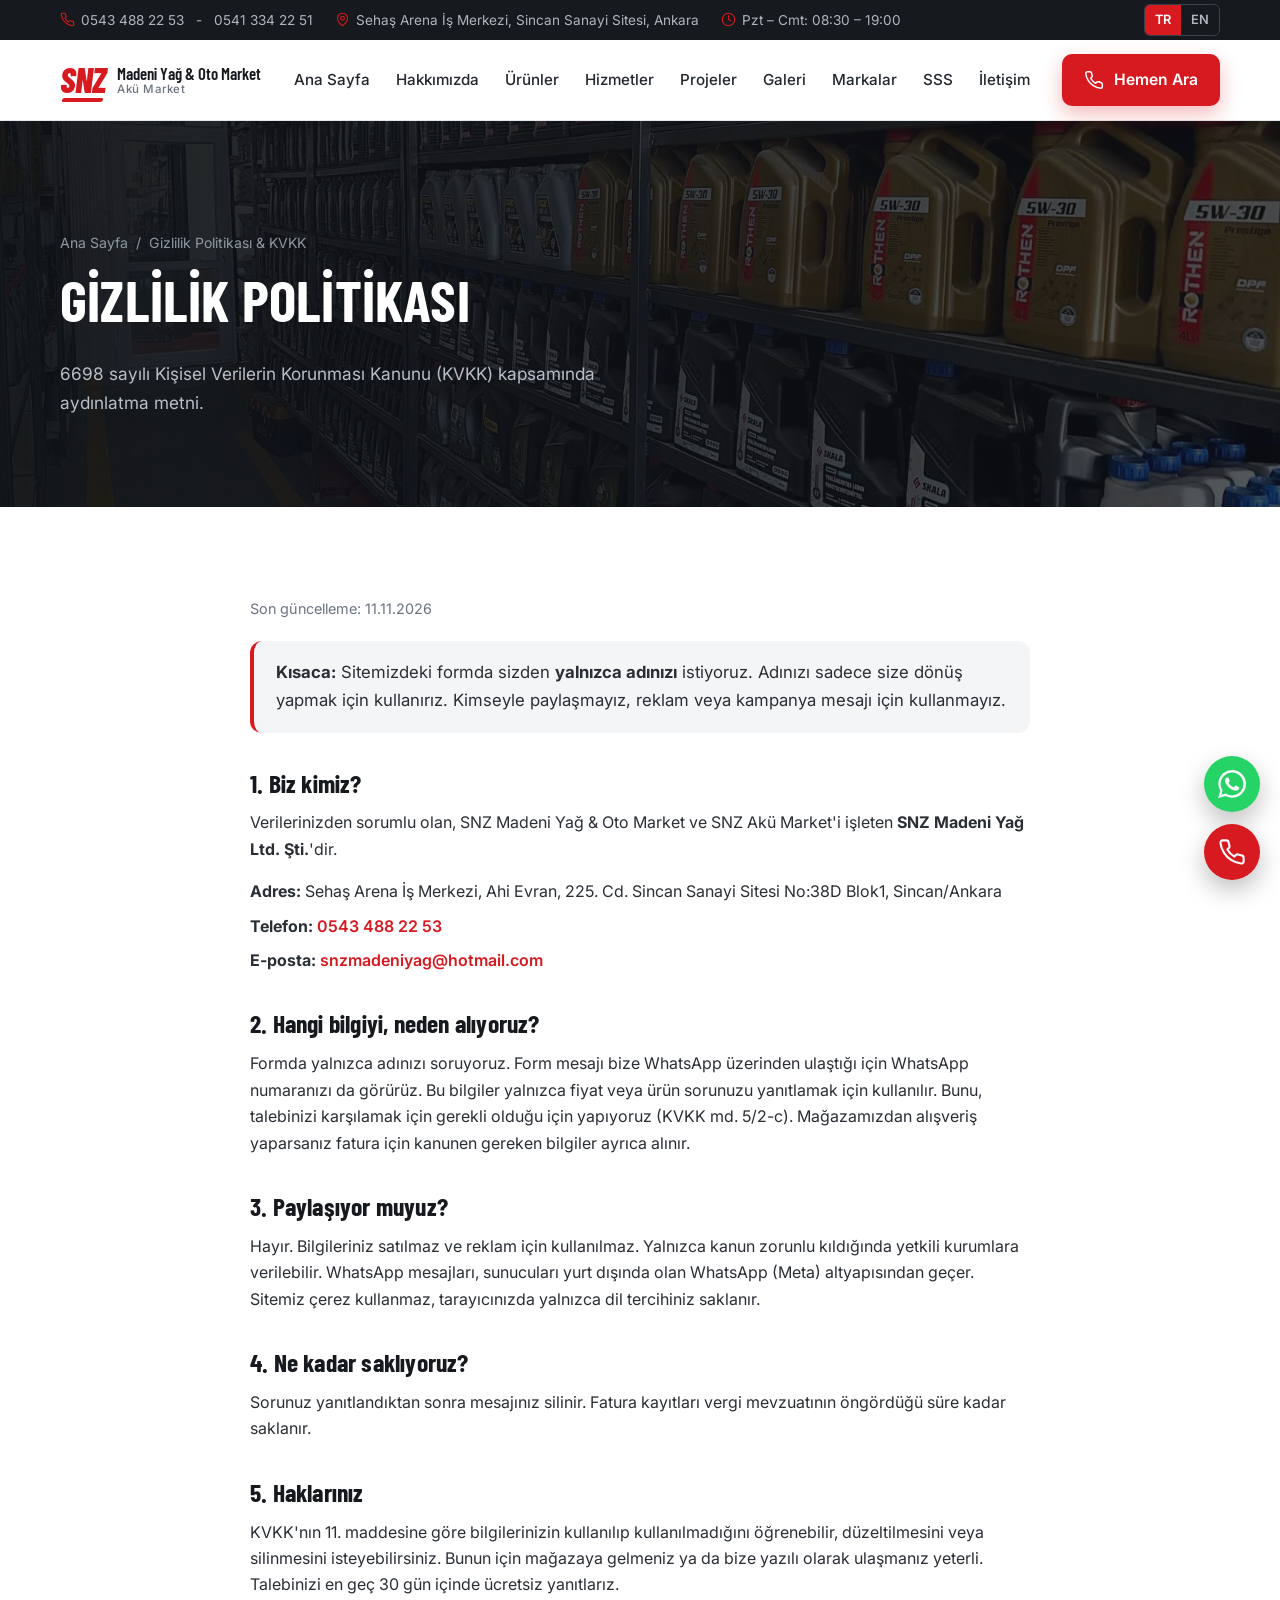
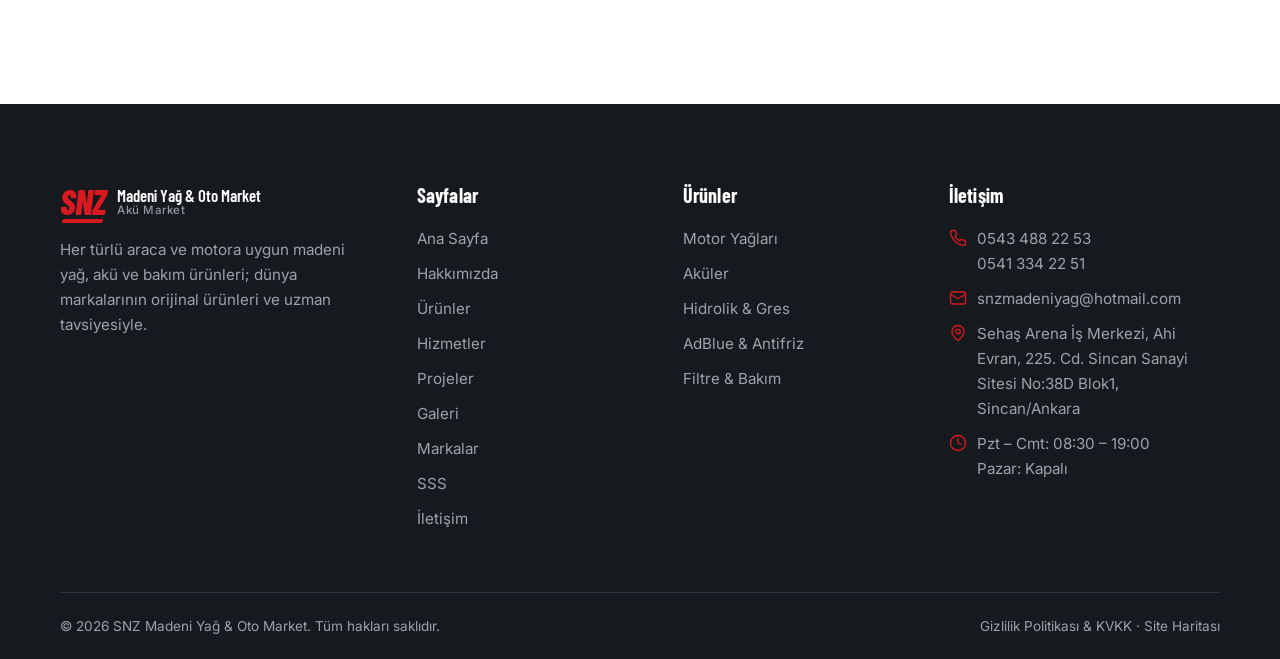
<file: gizlilik.html>
<!DOCTYPE html>
<html lang="tr">
<head>
  <meta charset="UTF-8">
  <meta name="viewport" content="width=device-width, initial-scale=1.0">
  <title>Gizlilik Politikası ve KVKK Aydınlatma Metni | SNZ</title>
  <meta name="description" content="SNZ Madeni Yağ Ltd. Şti. kısa KVKK aydınlatma metni: yalnızca adınızı ve telefonunuzu size dönüş yapmak için alırız; satmaz, paylaşmayız.">
  <meta name="robots" content="index, follow">
  <link rel="canonical" href="https://www.snzmadeniyag.com/gizlilik.html">
  <!-- Google Search Console: doğrulama kodunu _araclar/seo.py içindeki GSC_CODE alanına yazın -->
  <meta name="theme-color" content="#d71920">
  <link rel="icon" href="assets/img/favicon.svg" type="image/svg+xml">
  <link rel="icon" href="assets/img/favicon-32.png" sizes="32x32" type="image/png">
  <link rel="apple-touch-icon" href="assets/img/apple-touch-icon.png">

  <meta property="og:type" content="website">
  <meta property="og:site_name" content="SNZ Madeni Yağ &amp; Akü Market">
  <meta property="og:locale" content="tr_TR">
  <meta property="og:locale:alternate" content="en_US">
  <meta property="og:title" content="Gizlilik Politikası ve KVKK Aydınlatma Metni | SNZ">
  <meta property="og:description" content="SNZ Madeni Yağ Ltd. Şti. kısa KVKK aydınlatma metni: yalnızca adınızı ve telefonunuzu size dönüş yapmak için alırız; satmaz, paylaşmayız.">
  <meta property="og:url" content="https://www.snzmadeniyag.com/gizlilik.html">
  <meta property="og:image" content="https://www.snzmadeniyag.com/assets/img/og/og-index.jpg">
  <meta property="og:image:width" content="1200">
  <meta property="og:image:height" content="630">
  <meta name="twitter:card" content="summary_large_image">
  <meta name="twitter:title" content="Gizlilik Politikası ve KVKK Aydınlatma Metni | SNZ">
  <meta name="twitter:description" content="SNZ Madeni Yağ Ltd. Şti. kısa KVKK aydınlatma metni: yalnızca adınızı ve telefonunuzu size dönüş yapmak için alırız; satmaz, paylaşmayız.">
  <meta name="twitter:image" content="https://www.snzmadeniyag.com/assets/img/og/og-index.jpg">

  <link rel="preconnect" href="https://fonts.googleapis.com">
  <link rel="preconnect" href="https://fonts.gstatic.com" crossorigin>
  <link href="https://fonts.googleapis.com/css2?family=Barlow+Condensed:ital,wght@0,600;0,700;0,800;1,800&family=Inter:wght@400;500;600&display=swap" rel="stylesheet">
  <link rel="stylesheet" href="assets/css/style.css?v=beee071e">
  <link rel="preload" as="image" href="assets/img/page-hero.webp">
  <script type="application/ld+json">
  {
   "@context": "https://schema.org",
   "@graph": [
    {
     "@type": "BreadcrumbList",
     "itemListElement": [
      {
       "@type": "ListItem",
       "position": 1,
       "name": "Ana Sayfa",
       "item": "https://www.snzmadeniyag.com/"
      },
      {
       "@type": "ListItem",
       "position": 2,
       "name": "Gizlilik Politikası ve KVKK",
       "item": "https://www.snzmadeniyag.com/gizlilik.html"
      }
     ]
    }
   ]
  }
  </script>
</head>
<body data-title-en="Privacy Policy &amp; KVKK | SNZ Lubricants & Auto Market">
  <div id="site-header"></div>

  <section class="page-hero">
    <div class="container">
      <div class="breadcrumb"><a href="index.html" data-en="Home">Ana Sayfa</a><span>/</span><span data-en="Privacy Policy &amp; KVKK">Gizlilik Politikası &amp; KVKK</span></div>
      <h1 data-en="Privacy Policy">Gizlilik Politikası</h1>
      <p data-en="Information notice under the Turkish Personal Data Protection Law No. 6698 (KVKK).">6698 sayılı Kişisel Verilerin Korunması Kanunu (KVKK) kapsamında aydınlatma metni.</p>
    </div>
  </section>

  <section class="section">
    <div class="container legal">
      <p class="legal-date"><span data-en="Last updated:">Son güncelleme:</span> 11.11.2026</p>

      <div class="legal-summary" data-en="<strong>In short:</strong> Our website form asks for <strong>your name only</strong>. We use it only to get back to you. We do not share it with anyone and do not use it for advertising or campaign messages."><strong>Kısaca:</strong> Sitemizdeki formda sizden <strong>yalnızca adınızı</strong> istiyoruz. Adınızı sadece size dönüş yapmak için kullanırız. Kimseyle paylaşmayız, reklam veya kampanya mesajı için kullanmayız.</div>

      <h2 data-en="1. Who are we?">1. Biz kimiz?</h2>
      <p data-en="The party responsible for your data is <strong>SNZ Madeni Yağ Ltd. Şti.</strong>, which runs SNZ Lubricants &amp; Auto Market and SNZ Battery Market.">Verilerinizden sorumlu olan, SNZ Madeni Yağ &amp; Oto Market ve SNZ Akü Market'i işleten <strong>SNZ Madeni Yağ Ltd. Şti.</strong>'dir.</p>
      <ul class="legal-info">
        <li><strong data-en="Address:">Adres:</strong> <span data-site="address"></span></li>
        <li><strong data-en="Phone:">Telefon:</strong> <a data-site="phone1"></a></li>
        <li><strong data-en="Email:">E-posta:</strong> <a data-site="email"></a></li>
      </ul>

      <h2 data-en="2. What do we collect and why?">2. Hangi bilgiyi, neden alıyoruz?</h2>
      <p data-en="Our form asks only for your name. Because the form message reaches us via WhatsApp, we also see your WhatsApp number. This information is used only to answer your price or product question. We do this because it is necessary to fulfil your request (KVKK Art. 5/2-c). If you shop at our store, the information required by law for the invoice is collected separately.">Formda yalnızca adınızı soruyoruz. Form mesajı bize WhatsApp üzerinden ulaştığı için WhatsApp numaranızı da görürüz. Bu bilgiler yalnızca fiyat veya ürün sorunuzu yanıtlamak için kullanılır. Bunu, talebinizi karşılamak için gerekli olduğu için yapıyoruz (KVKK md. 5/2-c). Mağazamızdan alışveriş yaparsanız fatura için kanunen gereken bilgiler ayrıca alınır.</p>

      <h2 data-en="3. Do we share it?">3. Paylaşıyor muyuz?</h2>
      <p data-en="No. Your information is not sold and not used for advertising. It may be given to authorised authorities only when the law requires it. WhatsApp messages pass through the infrastructure of WhatsApp (Meta), whose servers are located abroad. Our website does not use cookies; only your language choice is stored in your browser.">Hayır. Bilgileriniz satılmaz ve reklam için kullanılmaz. Yalnızca kanun zorunlu kıldığında yetkili kurumlara verilebilir. WhatsApp mesajları, sunucuları yurt dışında olan WhatsApp (Meta) altyapısından geçer. Sitemiz çerez kullanmaz, tarayıcınızda yalnızca dil tercihiniz saklanır.</p>

      <h2 data-en="4. How long do we keep it?">4. Ne kadar saklıyoruz?</h2>
      <p data-en="Once your question has been answered, your message is deleted. Invoice records are kept for the period required by tax law.">Sorunuz yanıtlandıktan sonra mesajınız silinir. Fatura kayıtları vergi mevzuatının öngördüğü süre kadar saklanır.</p>

      <h2 data-en="5. Your rights">5. Haklarınız</h2>
      <p data-en="Under Article 11 of KVKK you can find out whether your information is used and ask for it to be corrected or deleted. To do so, simply visit our store or contact us in writing. We will answer your request free of charge within 30 days at the latest.">KVKK'nın 11. maddesine göre bilgilerinizin kullanılıp kullanılmadığını öğrenebilir, düzeltilmesini veya silinmesini isteyebilirsiniz. Bunun için mağazaya gelmeniz ya da bize yazılı olarak ulaşmanız yeterli. Talebinizi en geç 30 gün içinde ücretsiz yanıtlarız.</p>
    </div>
  </section>

  <div id="site-footer"></div>
  <script src="assets/js/main.js?v=ee93dcc0" defer></script>
</body>
</html>
</file>
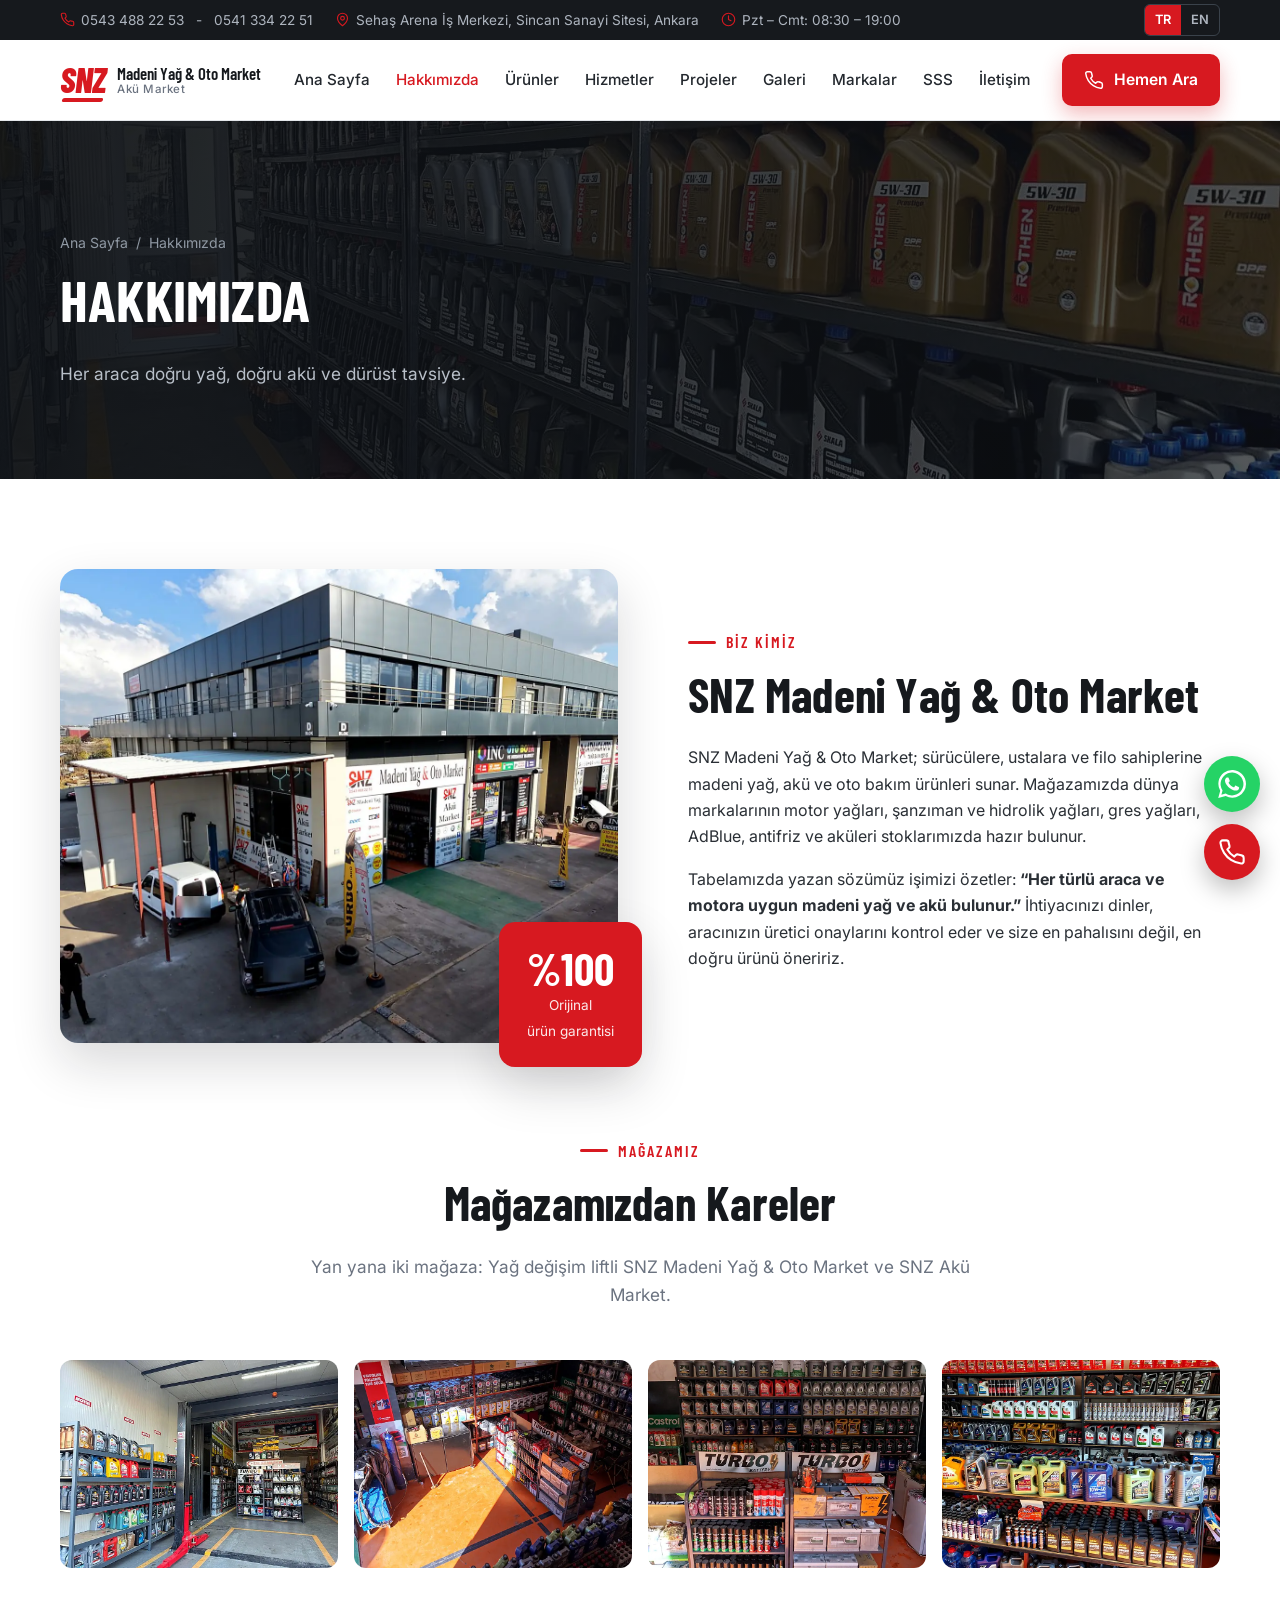
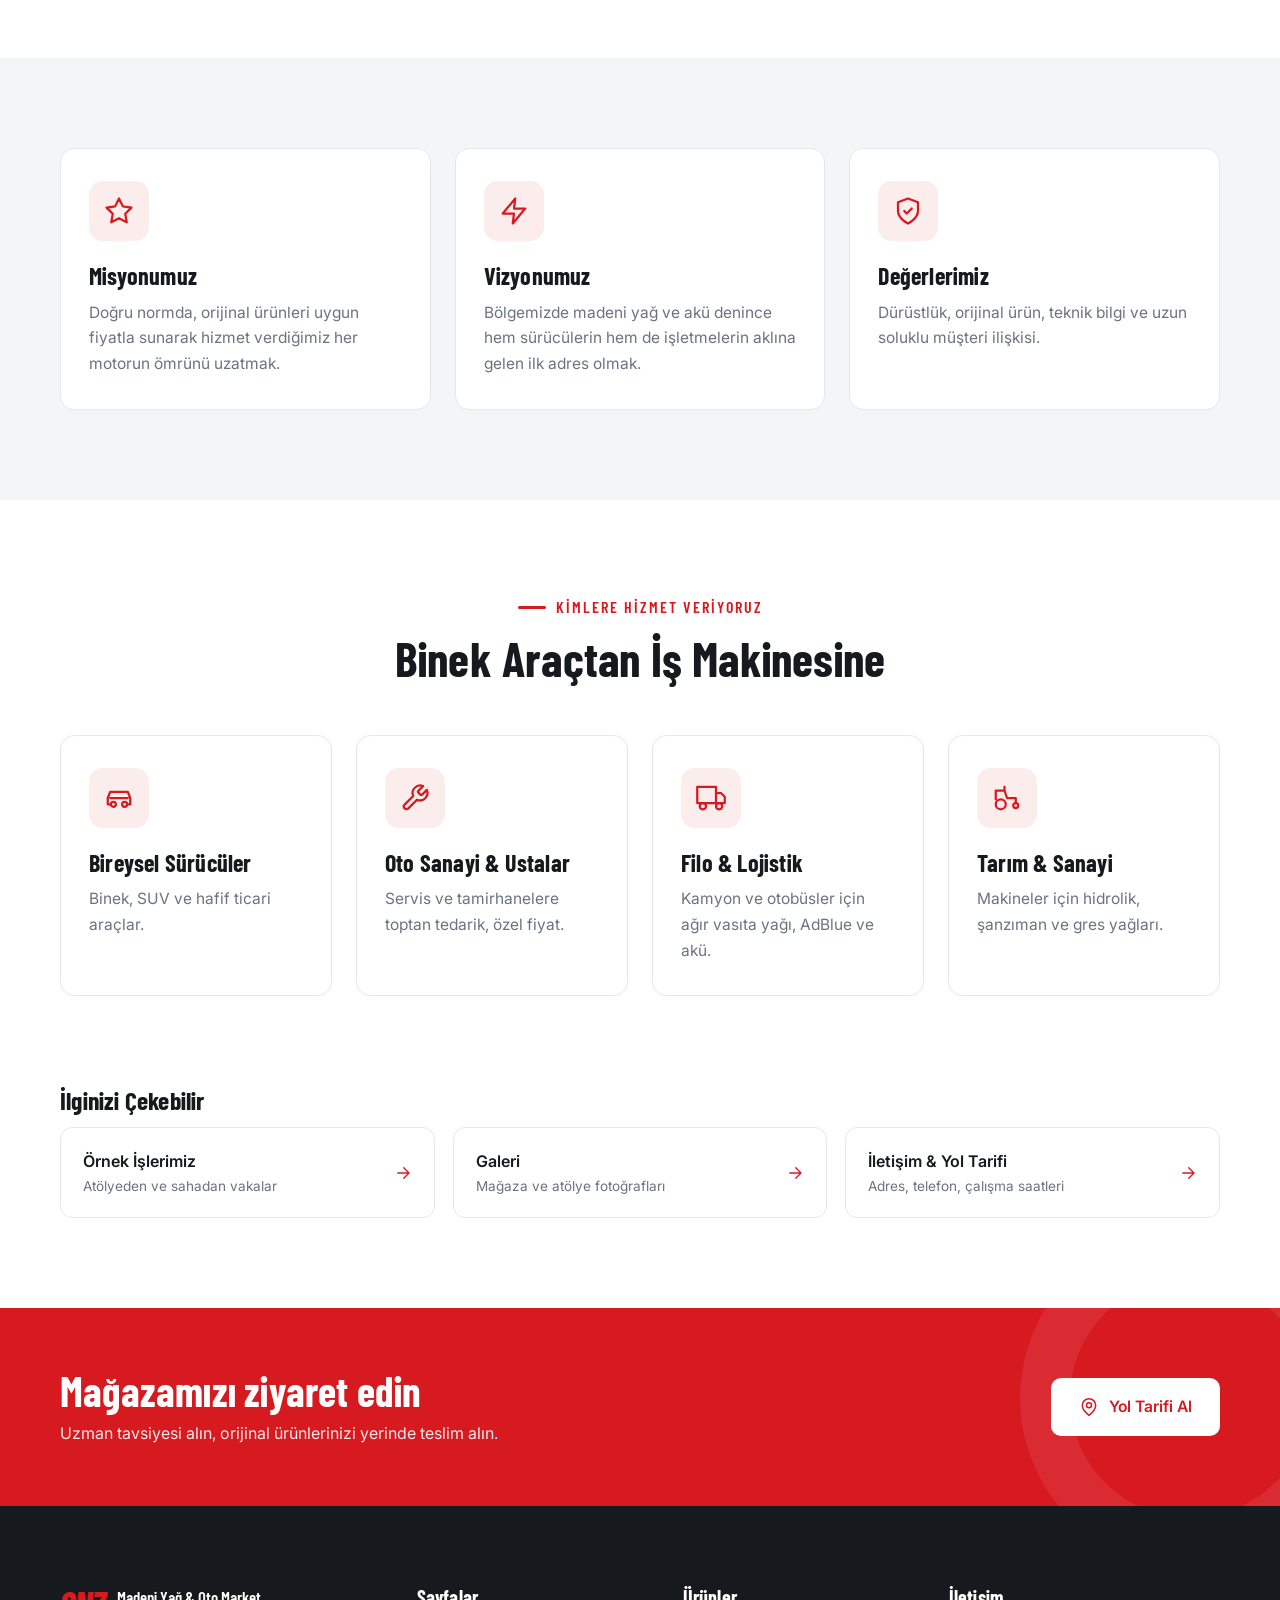
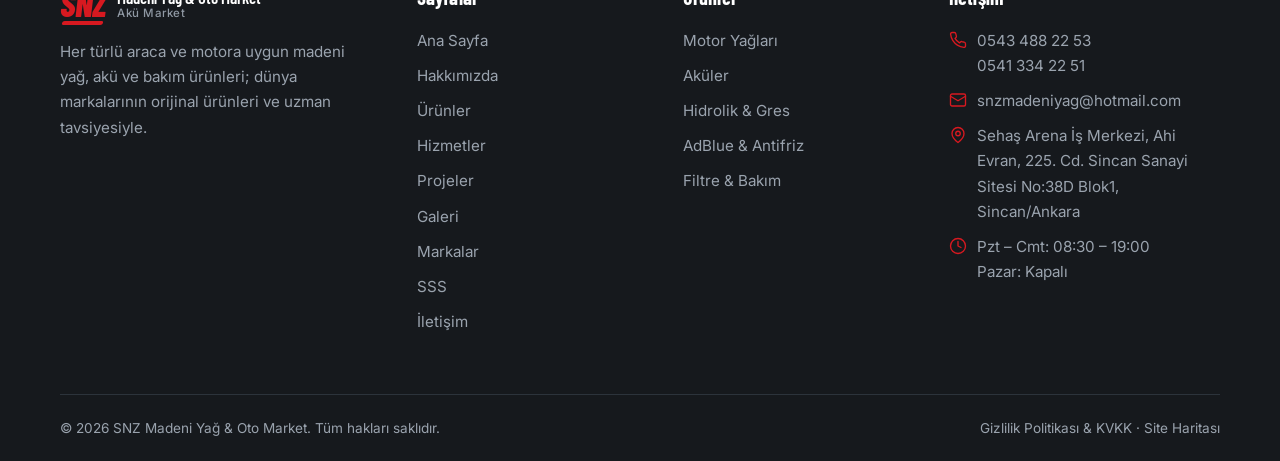
<file: hakkimizda.html>
<!DOCTYPE html>
<html lang="tr">
<head>
  <meta charset="UTF-8">
  <meta name="viewport" content="width=device-width, initial-scale=1.0">
  <title>Hakkımızda | SNZ Madeni Yağ &amp; Akü Market Ankara</title>
  <meta name="description" content="SNZ Madeni Yağ &amp; Oto Market ve SNZ Akü Market: Sincan Sanayi Sitesi, Sehaş Arena İş Merkezi&#x27;nde yan yana iki mağaza. Orijinal ürün, uzman tavsiye ve uygun fiyatla madeni yağ ve akü.">
  <meta name="robots" content="index, follow">
  <link rel="canonical" href="https://www.snzmadeniyag.com/hakkimizda.html">
  <!-- Google Search Console: doğrulama kodunu _araclar/seo.py içindeki GSC_CODE alanına yazın -->
  <meta name="theme-color" content="#d71920">
  <link rel="icon" href="assets/img/favicon.svg" type="image/svg+xml">
  <link rel="icon" href="assets/img/favicon-32.png" sizes="32x32" type="image/png">
  <link rel="apple-touch-icon" href="assets/img/apple-touch-icon.png">

  <meta property="og:type" content="website">
  <meta property="og:site_name" content="SNZ Madeni Yağ &amp; Akü Market">
  <meta property="og:locale" content="tr_TR">
  <meta property="og:locale:alternate" content="en_US">
  <meta property="og:title" content="Hakkımızda | SNZ Madeni Yağ &amp; Akü Market Ankara">
  <meta property="og:description" content="SNZ Madeni Yağ &amp; Oto Market ve SNZ Akü Market: Sincan Sanayi Sitesi, Sehaş Arena İş Merkezi&#x27;nde yan yana iki mağaza. Orijinal ürün, uzman tavsiye ve uygun fiyatla madeni yağ ve akü.">
  <meta property="og:url" content="https://www.snzmadeniyag.com/hakkimizda.html">
  <meta property="og:image" content="https://www.snzmadeniyag.com/assets/img/og/og-hakkimizda.jpg">
  <meta property="og:image:width" content="1200">
  <meta property="og:image:height" content="630">
  <meta name="twitter:card" content="summary_large_image">
  <meta name="twitter:title" content="Hakkımızda | SNZ Madeni Yağ &amp; Akü Market Ankara">
  <meta name="twitter:description" content="SNZ Madeni Yağ &amp; Oto Market ve SNZ Akü Market: Sincan Sanayi Sitesi, Sehaş Arena İş Merkezi&#x27;nde yan yana iki mağaza. Orijinal ürün, uzman tavsiye ve uygun fiyatla madeni yağ ve akü.">
  <meta name="twitter:image" content="https://www.snzmadeniyag.com/assets/img/og/og-hakkimizda.jpg">

  <link rel="preconnect" href="https://fonts.googleapis.com">
  <link rel="preconnect" href="https://fonts.gstatic.com" crossorigin>
  <link href="https://fonts.googleapis.com/css2?family=Barlow+Condensed:ital,wght@0,600;0,700;0,800;1,800&family=Inter:wght@400;500;600&display=swap" rel="stylesheet">
  <link rel="stylesheet" href="assets/css/style.css?v=beee071e">
  <link rel="preload" as="image" href="assets/img/page-hero.webp">
  <script type="application/ld+json">
  {
   "@context": "https://schema.org",
   "@graph": [
    {
     "@type": "Organization",
     "@id": "https://www.snzmadeniyag.com/#org",
     "name": "SNZ Madeni Yağ Ltd. Şti.",
     "url": "https://www.snzmadeniyag.com/",
     "logo": "https://www.snzmadeniyag.com/assets/img/logo.png",
     "telephone": "+90-543-488-22-53",
     "email": "snzmadeniyag@hotmail.com",
     "sameAs": []
    },
    {
     "@type": "AutoPartsStore",
     "@id": "https://www.snzmadeniyag.com/#madeni-yag",
     "name": "SNZ Madeni Yağ & Oto Market",
     "image": "https://www.snzmadeniyag.com/assets/img/bina.webp",
     "url": "https://www.snzmadeniyag.com/",
     "telephone": "+90-543-488-22-53",
     "address": {
      "@type": "PostalAddress",
      "streetAddress": "Sehaş Arena İş Merkezi, Ahi Evran, 225. Cd. Sincan Sanayi Sitesi No:38D Blok1",
      "addressLocality": "Sincan",
      "addressRegion": "Ankara",
      "postalCode": "06935",
      "addressCountry": "TR"
     },
     "geo": {
      "@type": "GeoCoordinates",
      "latitude": 39.9672737,
      "longitude": 32.562601
     },
     "hasMap": "https://www.google.com/maps/place/SNZ+MADEN%C4%B0+YA%C4%9E/@39.9672737,32.562601,17z/data=!4m6!3m5!1s0x14d33120fec1f999:0xb1a20a6dd8406cb8!8m2!3d39.9672737!4d32.562601!16s%2Fg%2F11xzzy9mgh",
     "openingHoursSpecification": [
      {
       "@type": "OpeningHoursSpecification",
       "dayOfWeek": [
        "Monday",
        "Tuesday",
        "Wednesday",
        "Thursday",
        "Friday",
        "Saturday"
       ],
       "opens": "08:30",
       "closes": "19:00"
      }
     ],
     "priceRange": "₺₺",
     "parentOrganization": {
      "@id": "https://www.snzmadeniyag.com/#org"
     },
     "description": "Motor yağı, hidrolik ve gres yağları, AdBlue, antifriz; yağ değişimi ve sahada endüstriyel yağlama."
    },
    {
     "@type": "AutoPartsStore",
     "@id": "https://www.snzmadeniyag.com/#aku-market",
     "name": "SNZ Akü Market",
     "image": "https://www.snzmadeniyag.com/assets/img/galeri/ga9.webp",
     "url": "https://www.snzmadeniyag.com/",
     "telephone": "+90-541-334-22-51",
     "address": {
      "@type": "PostalAddress",
      "streetAddress": "Sehaş Arena İş Merkezi, Ahi Evran, 225. Cd. Sincan Sanayi Sitesi No:38D Blok1",
      "addressLocality": "Sincan",
      "addressRegion": "Ankara",
      "postalCode": "06935",
      "addressCountry": "TR"
     },
     "geo": {
      "@type": "GeoCoordinates",
      "latitude": 39.9672737,
      "longitude": 32.562601
     },
     "hasMap": "https://www.google.com/maps/place/SNZ+MADEN%C4%B0+YA%C4%9E/@39.9672737,32.562601,17z/data=!4m6!3m5!1s0x14d33120fec1f999:0xb1a20a6dd8406cb8!8m2!3d39.9672737!4d32.562601!16s%2Fg%2F11xzzy9mgh",
     "openingHoursSpecification": [
      {
       "@type": "OpeningHoursSpecification",
       "dayOfWeek": [
        "Monday",
        "Tuesday",
        "Wednesday",
        "Thursday",
        "Friday",
        "Saturday"
       ],
       "opens": "08:30",
       "closes": "19:00"
      }
     ],
     "priceRange": "₺₺",
     "parentOrganization": {
      "@id": "https://www.snzmadeniyag.com/#org"
     },
     "description": "Binek, ticari ve ağır vasıta aküleri; ücretsiz akü testi ve montaj."
    },
    {
     "@type": "BreadcrumbList",
     "itemListElement": [
      {
       "@type": "ListItem",
       "position": 1,
       "name": "Ana Sayfa",
       "item": "https://www.snzmadeniyag.com/"
      },
      {
       "@type": "ListItem",
       "position": 2,
       "name": "Hakkımızda",
       "item": "https://www.snzmadeniyag.com/hakkimizda.html"
      }
     ]
    }
   ]
  }
  </script>
</head>
<body data-title-en="About Us | SNZ Lubricants & Auto Market">
  <div id="site-header"></div>

  <section class="page-hero">
    <div class="container">
      <div class="breadcrumb"><a href="index.html" data-en="Home">Ana Sayfa</a><span>/</span><span data-en="About Us">Hakkımızda</span></div>
      <h1 data-en="About Us">Hakkımızda</h1>
      <p data-en="The right oil, the right battery and honest advice for every vehicle.">Her araca doğru yağ, doğru akü ve dürüst tavsiye.</p>
    </div>
  </section>

  <section class="section">
    <div class="container split">
      <div class="split-media reveal">
        <img decoding="async" src="assets/img/bina.webp" alt="SNZ Madeni Yağ &amp; Oto Market ve SNZ Akü Market, D Blok" loading="lazy" width="1200" height="1020">
        <div class="experience-badge"><strong>%100</strong><span data-en="Original<br>products">Orijinal<br>ürün garantisi</span></div>
      </div>
      <div class="reveal">
        <span class="eyebrow" data-en="Who We Are">Biz Kimiz</span>
        <h2 data-en="SNZ Madeni Yağ &amp; Oto Market">SNZ Madeni Yağ &amp; Oto Market</h2>
        <p data-en="SNZ Madeni Yağ &amp; Oto Market serves drivers, workshops and fleet owners with lubricants, batteries and car care products. Our store stocks engine oils, gear and hydraulic oils, greases, AdBlue, antifreeze and batteries from the world's leading brands.">SNZ Madeni Yağ &amp; Oto Market; sürücülere, ustalara ve filo sahiplerine madeni yağ, akü ve oto bakım ürünleri sunar. Mağazamızda dünya markalarının motor yağları, şanzıman ve hidrolik yağları, gres yağları, AdBlue, antifriz ve aküleri stoklarımızda hazır bulunur.</p>
        <p data-en="Our motto, written on our storefront, sums up what we do: “Find the right lubricant and battery for every vehicle and engine.” We listen to your needs, check your vehicle's manufacturer approvals and recommend the right product — never just the most expensive one.">Tabelamızda yazan sözümüz işimizi özetler: <strong>“Her türlü araca ve motora uygun madeni yağ ve akü bulunur.”</strong> İhtiyacınızı dinler, aracınızın üretici onaylarını kontrol eder ve size en pahalısını değil, en doğru ürünü öneririz.</p>
      </div>
    </div>
  </section>

  <section class="section" style="padding-top:0">
    <div class="container">
      <div class="section-head center reveal">
        <span class="eyebrow" data-en="Our Store">Mağazamız</span>
        <h2 data-en="A Look Inside Our Store">Mağazamızdan Kareler</h2>
        <p data-en="Two stores side by side: SNZ Lubricants &amp; Auto Market with its oil change lift, and SNZ Battery Market.">Yan yana iki mağaza: Yağ değişim liftli SNZ Madeni Yağ &amp; Oto Market ve SNZ Akü Market.</p>
      </div>
      <div class="photo-strip reveal">
        <a class="g-item" href="assets/img/galeri/g5.webp" data-full="assets/img/galeri/g5.webp" data-cap-en="Lubricants store entrance and oil change lift"><img decoding="async" src="assets/img/magaza-1.webp" alt="Madeni Yağ mağazası girişi ve yağ değişim lifti" loading="lazy" width="900" height="675"></a>
        <a class="g-item" href="assets/img/galeri/ga7.webp" data-full="assets/img/galeri/ga7.webp" data-cap-en="Inside SNZ Battery Market"><img decoding="async" src="assets/img/magaza-a7.webp" alt="SNZ Akü Market mağaza içi" loading="lazy" width="900" height="675"></a>
        <a class="g-item" href="assets/img/galeri/ga9.webp" data-full="assets/img/galeri/ga9.webp" data-cap-en="Turbo Battery stand and engine oil shelves"><img decoding="async" src="assets/img/magaza-a9.webp" alt="Turbo Akü standı ve motor yağı rafları" loading="lazy" width="900" height="675"></a>
        <a class="g-item" href="assets/img/galeri/ga10.webp" data-full="assets/img/galeri/ga10.webp" data-cap-en="Engine oil and car care shelves"><img decoding="async" src="assets/img/magaza-a10.webp" alt="Motor yağı ve bakım ürünü rafları" loading="lazy" width="900" height="675"></a>
      </div>
    </div>
  </section>

  <section class="section section-soft">
    <div class="container">
      <div class="grid grid-3">
        <div class="card reveal">
          <div class="icon-box"><i data-icon="star"></i></div>
          <h3 data-en="Our Mission">Misyonumuz</h3>
          <p data-en="To extend the life of every engine we serve by supplying original, correctly specified products at fair prices.">Doğru normda, orijinal ürünleri uygun fiyatla sunarak hizmet verdiğimiz her motorun ömrünü uzatmak.</p>
        </div>
        <div class="card reveal">
          <div class="icon-box"><i data-icon="bolt"></i></div>
          <h3 data-en="Our Vision">Vizyonumuz</h3>
          <p data-en="To be the first address that comes to mind for lubricants and batteries in our region, for both drivers and businesses.">Bölgemizde madeni yağ ve akü denince hem sürücülerin hem de işletmelerin aklına gelen ilk adres olmak.</p>
        </div>
        <div class="card reveal">
          <div class="icon-box"><i data-icon="shield"></i></div>
          <h3 data-en="Our Values">Değerlerimiz</h3>
          <p data-en="Honesty, original products, technical knowledge and long-term customer relationships.">Dürüstlük, orijinal ürün, teknik bilgi ve uzun soluklu müşteri ilişkisi.</p>
        </div>
      </div>
    </div>
  </section>

  <section class="section">
    <div class="container">
      <div class="section-head center reveal">
        <span class="eyebrow" data-en="Who We Serve">Kimlere Hizmet Veriyoruz</span>
        <h2 data-en="From Private Cars to Heavy Machinery">Binek Araçtan İş Makinesine</h2>
      </div>
      <div class="grid grid-4">
        <div class="card reveal"><div class="icon-box"><i data-icon="car"></i></div><h3 data-en="Drivers">Bireysel Sürücüler</h3><p data-en="Cars, SUVs and light commercial vehicles.">Binek, SUV ve hafif ticari araçlar.</p></div>
        <div class="card reveal"><div class="icon-box"><i data-icon="wrench"></i></div><h3 data-en="Workshops">Oto Sanayi &amp; Ustalar</h3><p data-en="Wholesale supply and special prices for service workshops.">Servis ve tamirhanelere toptan tedarik, özel fiyat.</p></div>
        <div class="card reveal"><div class="icon-box"><i data-icon="truck"></i></div><h3 data-en="Fleets &amp; Logistics">Filo &amp; Lojistik</h3><p data-en="Heavy-duty oils, AdBlue and batteries for trucks and buses.">Kamyon ve otobüsler için ağır vasıta yağı, AdBlue ve akü.</p></div>
        <div class="card reveal"><div class="icon-box"><i data-icon="tractor"></i></div><h3 data-en="Agriculture &amp; Industry">Tarım &amp; Sanayi</h3><p data-en="Hydraulic, gear and grease oils for machinery.">Makineler için hidrolik, şanzıman ve gres yağları.</p></div>
      </div>
    </div>
  </section>

  <section class="section" style="padding-top:0">
    <div class="container">
      <h2 class="reveal" style="font-size:1.6rem" data-en="You may also like">İlginizi Çekebilir</h2>
      <div class="related reveal">
        <a href="projeler.html"><span><span data-en="Our Work">Örnek İşlerimiz</span><small data-en="Case studies from the field">Atölyeden ve sahadan vakalar</small></span><i data-icon="arrow"></i></a>
        <a href="galeri.html"><span><span data-en="Gallery">Galeri</span><small data-en="Store and workshop photos">Mağaza ve atölye fotoğrafları</small></span><i data-icon="arrow"></i></a>
        <a href="iletisim.html"><span><span data-en="Contact &amp; Directions">İletişim & Yol Tarifi</span><small data-en="Address, phone, opening hours">Adres, telefon, çalışma saatleri</small></span><i data-icon="arrow"></i></a>
      </div>
    </div>
  </section>

  <section class="cta-band">
    <div class="container">
      <div>
        <h2 data-en="Come and visit our store">Mağazamızı ziyaret edin</h2>
        <p data-en="Get expert advice and buy original products on the spot.">Uzman tavsiyesi alın, orijinal ürünlerinizi yerinde teslim alın.</p>
      </div>
      <a data-site="directions" target="_blank" rel="noopener" class="btn btn-dark"><i data-icon="pin"></i><span data-en="Get Directions">Yol Tarifi Al</span></a>
    </div>
  </section>

  <div id="site-footer"></div>
  <script src="assets/js/main.js?v=ee93dcc0" defer></script>
</body>
</html>
</file>
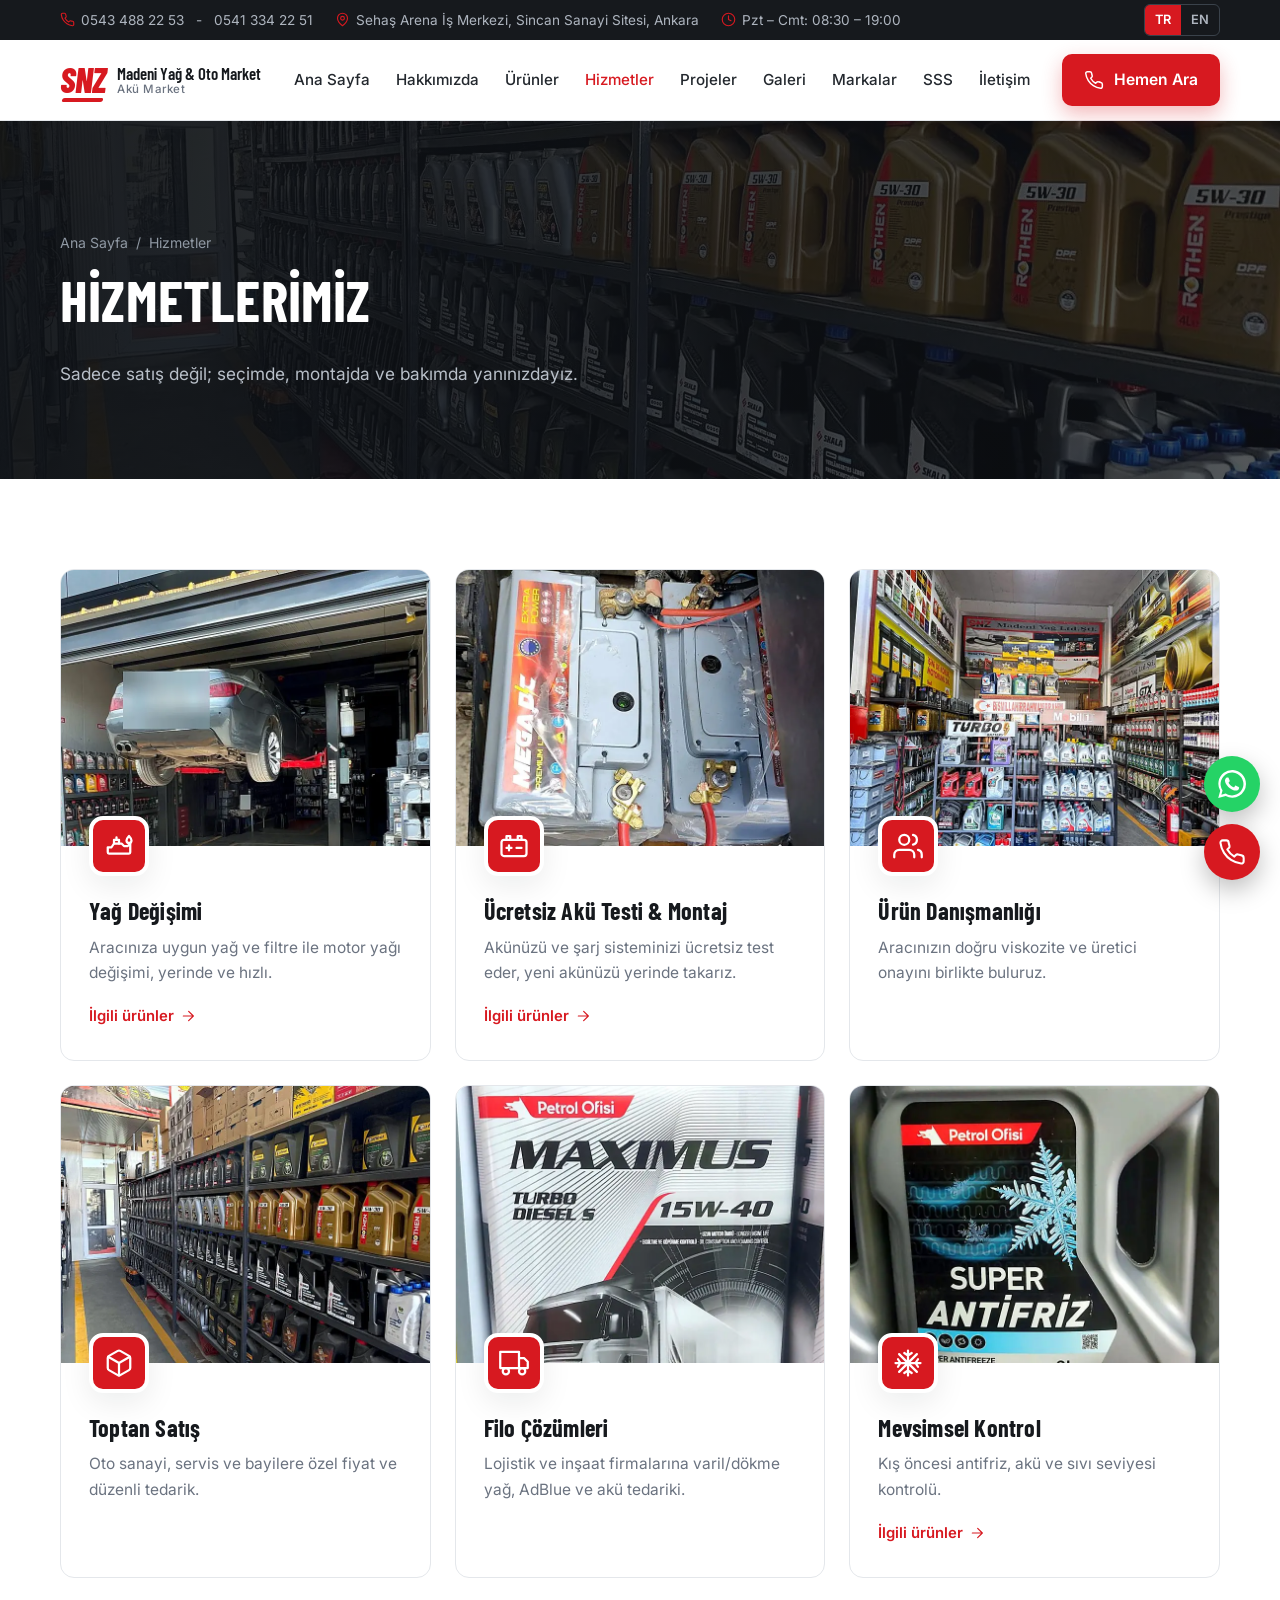
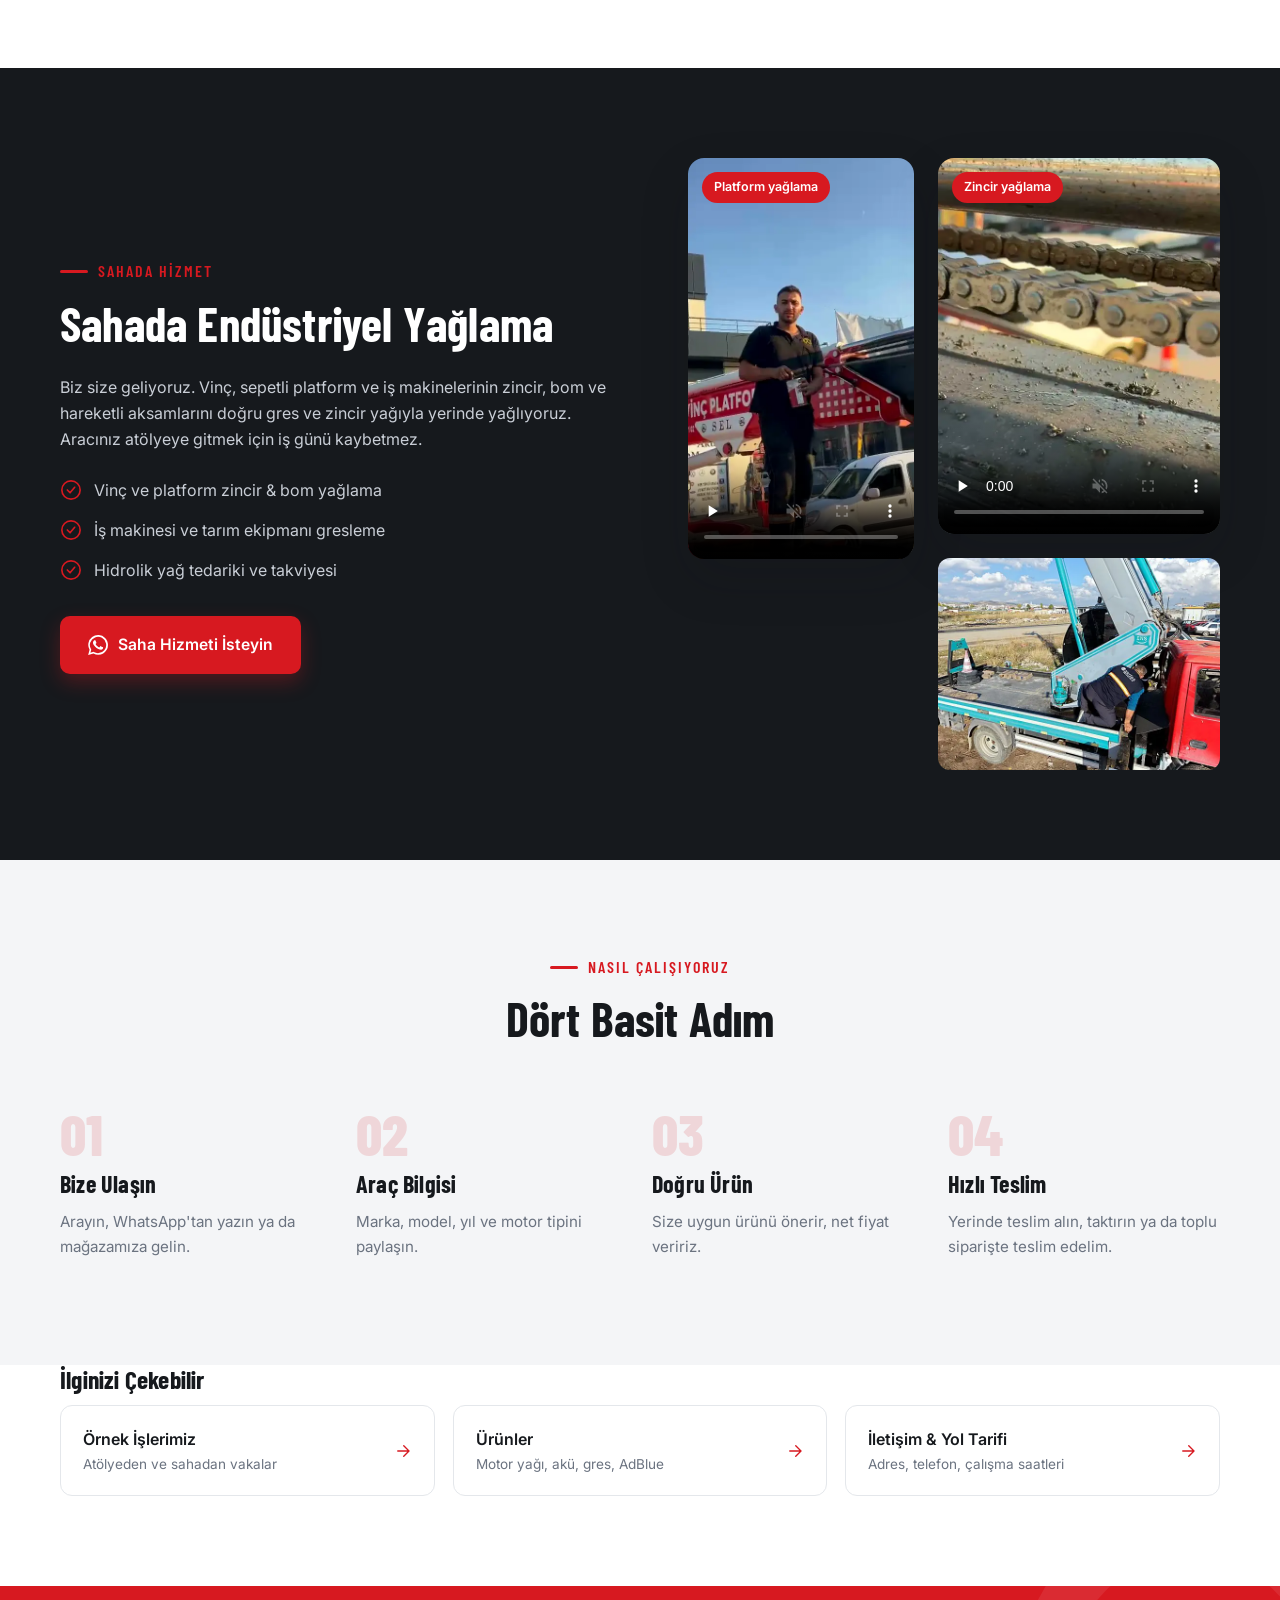
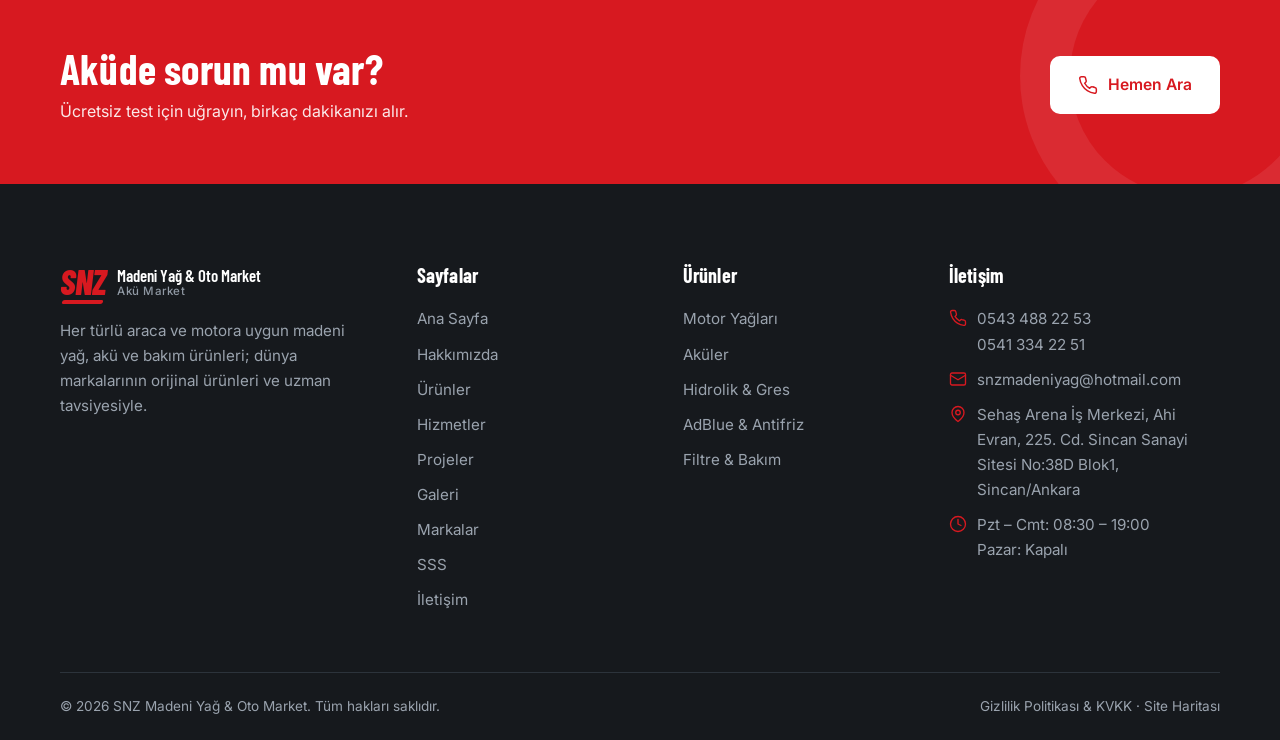
<file: hizmetler.html>
<!DOCTYPE html>
<html lang="tr">
<head>
  <meta charset="UTF-8">
  <meta name="viewport" content="width=device-width, initial-scale=1.0">
  <title>Yağ Değişimi, Akü Montajı, Sahada Yağlama | SNZ Ankara</title>
  <meta name="description" content="Lift üzerinde yağ değişimi, ücretsiz akü testi ve montajı, vinç ve iş makinelerinde sahada endüstriyel yağlama, toptan satış ve filo tedariki.">
  <meta name="robots" content="index, follow">
  <link rel="canonical" href="https://www.snzmadeniyag.com/hizmetler.html">
  <!-- Google Search Console: doğrulama kodunu _araclar/seo.py içindeki GSC_CODE alanına yazın -->
  <meta name="theme-color" content="#d71920">
  <link rel="icon" href="assets/img/favicon.svg" type="image/svg+xml">
  <link rel="icon" href="assets/img/favicon-32.png" sizes="32x32" type="image/png">
  <link rel="apple-touch-icon" href="assets/img/apple-touch-icon.png">

  <meta property="og:type" content="website">
  <meta property="og:site_name" content="SNZ Madeni Yağ &amp; Akü Market">
  <meta property="og:locale" content="tr_TR">
  <meta property="og:locale:alternate" content="en_US">
  <meta property="og:title" content="Yağ Değişimi, Akü Montajı, Sahada Yağlama | SNZ Ankara">
  <meta property="og:description" content="Lift üzerinde yağ değişimi, ücretsiz akü testi ve montajı, vinç ve iş makinelerinde sahada endüstriyel yağlama, toptan satış ve filo tedariki.">
  <meta property="og:url" content="https://www.snzmadeniyag.com/hizmetler.html">
  <meta property="og:image" content="https://www.snzmadeniyag.com/assets/img/og/og-hizmetler.jpg">
  <meta property="og:image:width" content="1200">
  <meta property="og:image:height" content="630">
  <meta name="twitter:card" content="summary_large_image">
  <meta name="twitter:title" content="Yağ Değişimi, Akü Montajı, Sahada Yağlama | SNZ Ankara">
  <meta name="twitter:description" content="Lift üzerinde yağ değişimi, ücretsiz akü testi ve montajı, vinç ve iş makinelerinde sahada endüstriyel yağlama, toptan satış ve filo tedariki.">
  <meta name="twitter:image" content="https://www.snzmadeniyag.com/assets/img/og/og-hizmetler.jpg">

  <link rel="preconnect" href="https://fonts.googleapis.com">
  <link rel="preconnect" href="https://fonts.gstatic.com" crossorigin>
  <link href="https://fonts.googleapis.com/css2?family=Barlow+Condensed:ital,wght@0,600;0,700;0,800;1,800&family=Inter:wght@400;500;600&display=swap" rel="stylesheet">
  <link rel="stylesheet" href="assets/css/style.css?v=beee071e">
  <link rel="preload" as="image" href="assets/img/page-hero.webp">
  <script type="application/ld+json">
  {
   "@context": "https://schema.org",
   "@graph": [
    {
     "@type": "BreadcrumbList",
     "itemListElement": [
      {
       "@type": "ListItem",
       "position": 1,
       "name": "Ana Sayfa",
       "item": "https://www.snzmadeniyag.com/"
      },
      {
       "@type": "ListItem",
       "position": 2,
       "name": "Hizmetler",
       "item": "https://www.snzmadeniyag.com/hizmetler.html"
      }
     ]
    }
   ]
  }
  </script>
</head>
<body data-title-en="Services | SNZ Lubricants & Auto Market">
  <div id="site-header"></div>

  <section class="page-hero">
    <div class="container">
      <div class="breadcrumb"><a href="index.html" data-en="Home">Ana Sayfa</a><span>/</span><span data-en="Services">Hizmetler</span></div>
      <h1 data-en="Our Services">Hizmetlerimiz</h1>
      <p data-en="More than a store: we help you choose, install and maintain.">Sadece satış değil; seçimde, montajda ve bakımda yanınızdayız.</p>
    </div>
  </section>

  <section class="section">
    <div class="container">
      <div class="grid grid-3">
        <div class="card reveal">
          <div class="card-media"><img decoding="async" src="assets/img/hizmet-yag.webp" alt="Lift üzerinde yağ değişimi yapılan araç" loading="lazy" width="800" height="560"></div>
          <div class="icon-box"><i data-icon="oil"></i></div>
          <h3 data-en="Oil Change">Yağ Değişimi</h3>
          <p data-en="Engine oil and filter change with the right product for your vehicle, done quickly on site.">Aracınıza uygun yağ ve filtre ile motor yağı değişimi, yerinde ve hızlı.</p>
          <a href="urunler.html#motor" class="card-link"><span data-en="Related products">İlgili ürünler</span><i data-icon="arrow"></i></a>
        </div>
        <div class="card reveal">
          <div class="card-media"><img decoding="async" src="assets/img/hizmet-aku.webp" alt="Ağır vasıta aküsü montajı" loading="lazy" width="800" height="560"></div>
          <div class="icon-box"><i data-icon="battery"></i></div>
          <h3 data-en="Free Battery Test &amp; Installation">Ücretsiz Akü Testi &amp; Montaj</h3>
          <p data-en="We test your battery and charging system for free and install your new battery on the spot.">Akünüzü ve şarj sisteminizi ücretsiz test eder, yeni akünüzü yerinde takarız.</p>
          <a href="urunler.html#aku" class="card-link"><span data-en="Related products">İlgili ürünler</span><i data-icon="arrow"></i></a>
        </div>
        <div class="card reveal">
          <div class="card-media"><img decoding="async" src="assets/img/hizmet-danisma.webp" alt="SNZ mağaza içi ürün reyonları" loading="lazy" width="800" height="560"></div>
          <div class="icon-box"><i data-icon="users"></i></div>
          <h3 data-en="Product Advice">Ürün Danışmanlığı</h3>
          <p data-en="We find the correct viscosity and manufacturer approval for your vehicle.">Aracınızın doğru viskozite ve üretici onayını birlikte buluruz.</p>
        </div>
        <div class="card reveal">
          <div class="card-media"><img decoding="async" src="assets/img/hizmet-toptan.webp" alt="Toptan stok rafları" loading="lazy" width="800" height="560"></div>
          <div class="icon-box"><i data-icon="box"></i></div>
          <h3 data-en="Wholesale Supply">Toptan Satış</h3>
          <p data-en="Special prices and regular supply for workshops, service stations and dealers.">Oto sanayi, servis ve bayilere özel fiyat ve düzenli tedarik.</p>
        </div>
        <div class="card reveal">
          <div class="card-media"><img decoding="async" src="assets/img/hizmet-filo.webp" alt="Petrol Ofisi Maximus ağır vasıta dizel yağı" loading="lazy" width="800" height="560"></div>
          <div class="icon-box"><i data-icon="truck"></i></div>
          <h3 data-en="Fleet Solutions">Filo Çözümleri</h3>
          <p data-en="Drum and bulk oil, AdBlue and battery supply for logistics and construction companies.">Lojistik ve inşaat firmalarına varil/dökme yağ, AdBlue ve akü tedariki.</p>
        </div>
        <div class="card reveal">
          <div class="card-media"><img decoding="async" src="assets/img/hizmet-mevsim.webp" alt="Petrol Ofisi Super Antifriz" loading="lazy" width="800" height="560"></div>
          <div class="icon-box"><i data-icon="snow"></i></div>
          <h3 data-en="Seasonal Check">Mevsimsel Kontrol</h3>
          <p data-en="Antifreeze, battery and fluid checks before winter.">Kış öncesi antifriz, akü ve sıvı seviyesi kontrolü.</p>
          <a href="urunler.html#bakim" class="card-link"><span data-en="Related products">İlgili ürünler</span><i data-icon="arrow"></i></a>
        </div>
      </div>
    </div>
  </section>

  <!-- SAHADA ENDÜSTRİYEL YAĞLAMA -->
  <section class="section section-dark" id="saha">
    <div class="container split saha-split">
      <div class="reveal">
        <span class="eyebrow" data-en="On-Site Service">Sahada Hizmet</span>
        <h2 data-en="On-Site Industrial Lubrication">Sahada Endüstriyel Yağlama</h2>
        <p data-en="We come to you. Chains, booms and moving parts of cranes, aerial platforms and construction machinery are lubricated on site with the right grease and chain oil, so your vehicle doesn't lose a working day travelling to the workshop.">Biz size geliyoruz. Vinç, sepetli platform ve iş makinelerinin zincir, bom ve hareketli aksamlarını doğru gres ve zincir yağıyla yerinde yağlıyoruz. Aracınız atölyeye gitmek için iş günü kaybetmez.</p>
        <ul class="check-list">
          <li><i data-icon="check"></i><span data-en="Crane and aerial platform chain &amp; boom lubrication">Vinç ve platform zincir &amp; bom yağlama</span></li>
          <li><i data-icon="check"></i><span data-en="Grease service for construction and agricultural machinery">İş makinesi ve tarım ekipmanı gresleme</span></li>
          <li><i data-icon="check"></i><span data-en="Hydraulic oil supply and top-up">Hidrolik yağ tedariki ve takviyesi</span></li>
        </ul>
        <a data-site="whatsapp" data-msg="Merhaba, sahada yağlama hizmeti için bilgi almak istiyorum." target="_blank" rel="noopener" class="btn btn-primary"><i data-icon="whatsapp"></i><span data-en="Book On-Site Service">Saha Hizmeti İsteyin</span></a>
      </div>
      <div class="video-grid reveal">
        <div class="video-card tall">
          <span class="video-label" data-en="Platform lubrication">Platform yağlama</span>
          <video src="assets/video/saha-yaglama.mp4" poster="assets/video/saha-yaglama.webp" controls muted playsinline preload="none"></video>
        </div>
        <div class="video-stack">
          <div class="video-card">
            <span class="video-label" data-en="Chain lubrication">Zincir yağlama</span>
            <video src="assets/video/zincir-yaglama.mp4" poster="assets/video/zincir-yaglama.webp" controls muted playsinline preload="none"></video>
          </div>
          <a class="g-item" href="assets/img/galeri/ga5.webp" data-full="assets/img/galeri/ga5.webp" data-cap-en="Lubricating a truck-mounted crane on site" style="margin:0"><img decoding="async" src="assets/img/galeri/ga5-k.webp" alt="Kamyon üstü vinçte yerinde yağlama" loading="lazy" width="600" height="450"></a>
        </div>
      </div>
    </div>
  </section>

  <section class="section section-soft">
    <div class="container">
      <div class="section-head center reveal">
        <span class="eyebrow" data-en="How It Works">Nasıl Çalışıyoruz</span>
        <h2 data-en="Four Simple Steps">Dört Basit Adım</h2>
      </div>
      <div class="grid grid-4 steps">
        <div class="step reveal"><h3 data-en="Contact Us">Bize Ulaşın</h3><p data-en="Call, message us on WhatsApp or visit our store.">Arayın, WhatsApp'tan yazın ya da mağazamıza gelin.</p></div>
        <div class="step reveal"><h3 data-en="Vehicle Info">Araç Bilgisi</h3><p data-en="Tell us your make, model, year and engine type.">Marka, model, yıl ve motor tipini paylaşın.</p></div>
        <div class="step reveal"><h3 data-en="Right Product">Doğru Ürün</h3><p data-en="We recommend the right product and give you a clear price.">Size uygun ürünü önerir, net fiyat veririz.</p></div>
        <div class="step reveal"><h3 data-en="Fast Delivery">Hızlı Teslim</h3><p data-en="Pick it up, have it installed, or get it delivered for bulk orders.">Yerinde teslim alın, taktırın ya da toplu siparişte teslim edelim.</p></div>
      </div>
    </div>
  </section>

  <section class="section" style="padding-top:0">
    <div class="container">
      <h2 class="reveal" style="font-size:1.6rem" data-en="You may also like">İlginizi Çekebilir</h2>
      <div class="related reveal">
        <a href="projeler.html"><span><span data-en="Our Work">Örnek İşlerimiz</span><small data-en="Case studies from the field">Atölyeden ve sahadan vakalar</small></span><i data-icon="arrow"></i></a>
        <a href="urunler.html"><span><span data-en="Products">Ürünler</span><small data-en="Engine oil, batteries, grease, AdBlue">Motor yağı, akü, gres, AdBlue</small></span><i data-icon="arrow"></i></a>
        <a href="iletisim.html"><span><span data-en="Contact &amp; Directions">İletişim & Yol Tarifi</span><small data-en="Address, phone, opening hours">Adres, telefon, çalışma saatleri</small></span><i data-icon="arrow"></i></a>
      </div>
    </div>
  </section>

  <section class="cta-band">
    <div class="container">
      <div>
        <h2 data-en="Battery problems?">Aküde sorun mu var?</h2>
        <p data-en="Drop by for a free test — it only takes a few minutes.">Ücretsiz test için uğrayın, birkaç dakikanızı alır.</p>
      </div>
      <a data-site="phone1" class="btn btn-dark"><i data-icon="phone"></i><span data-en="Call Now">Hemen Ara</span></a>
    </div>
  </section>

  <div id="site-footer"></div>
  <script src="assets/js/main.js?v=ee93dcc0" defer></script>
</body>
</html>
</file>
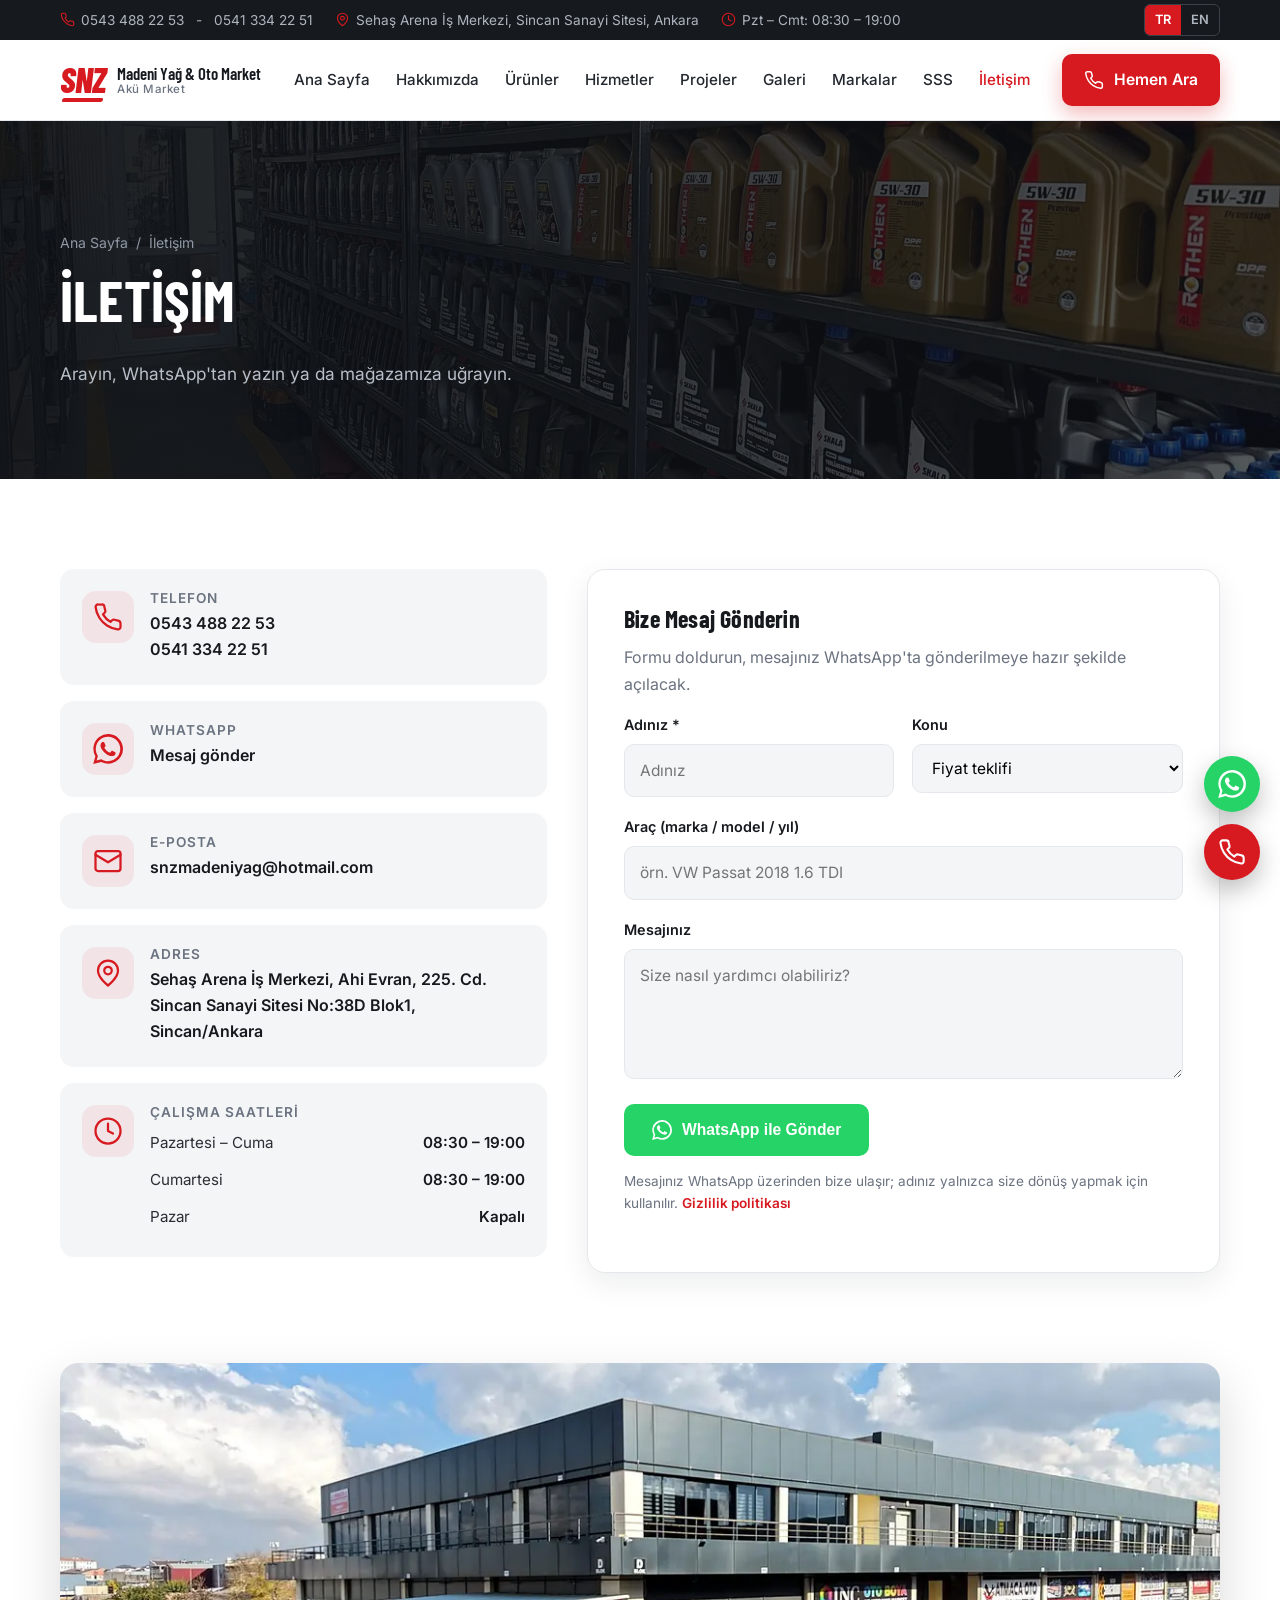
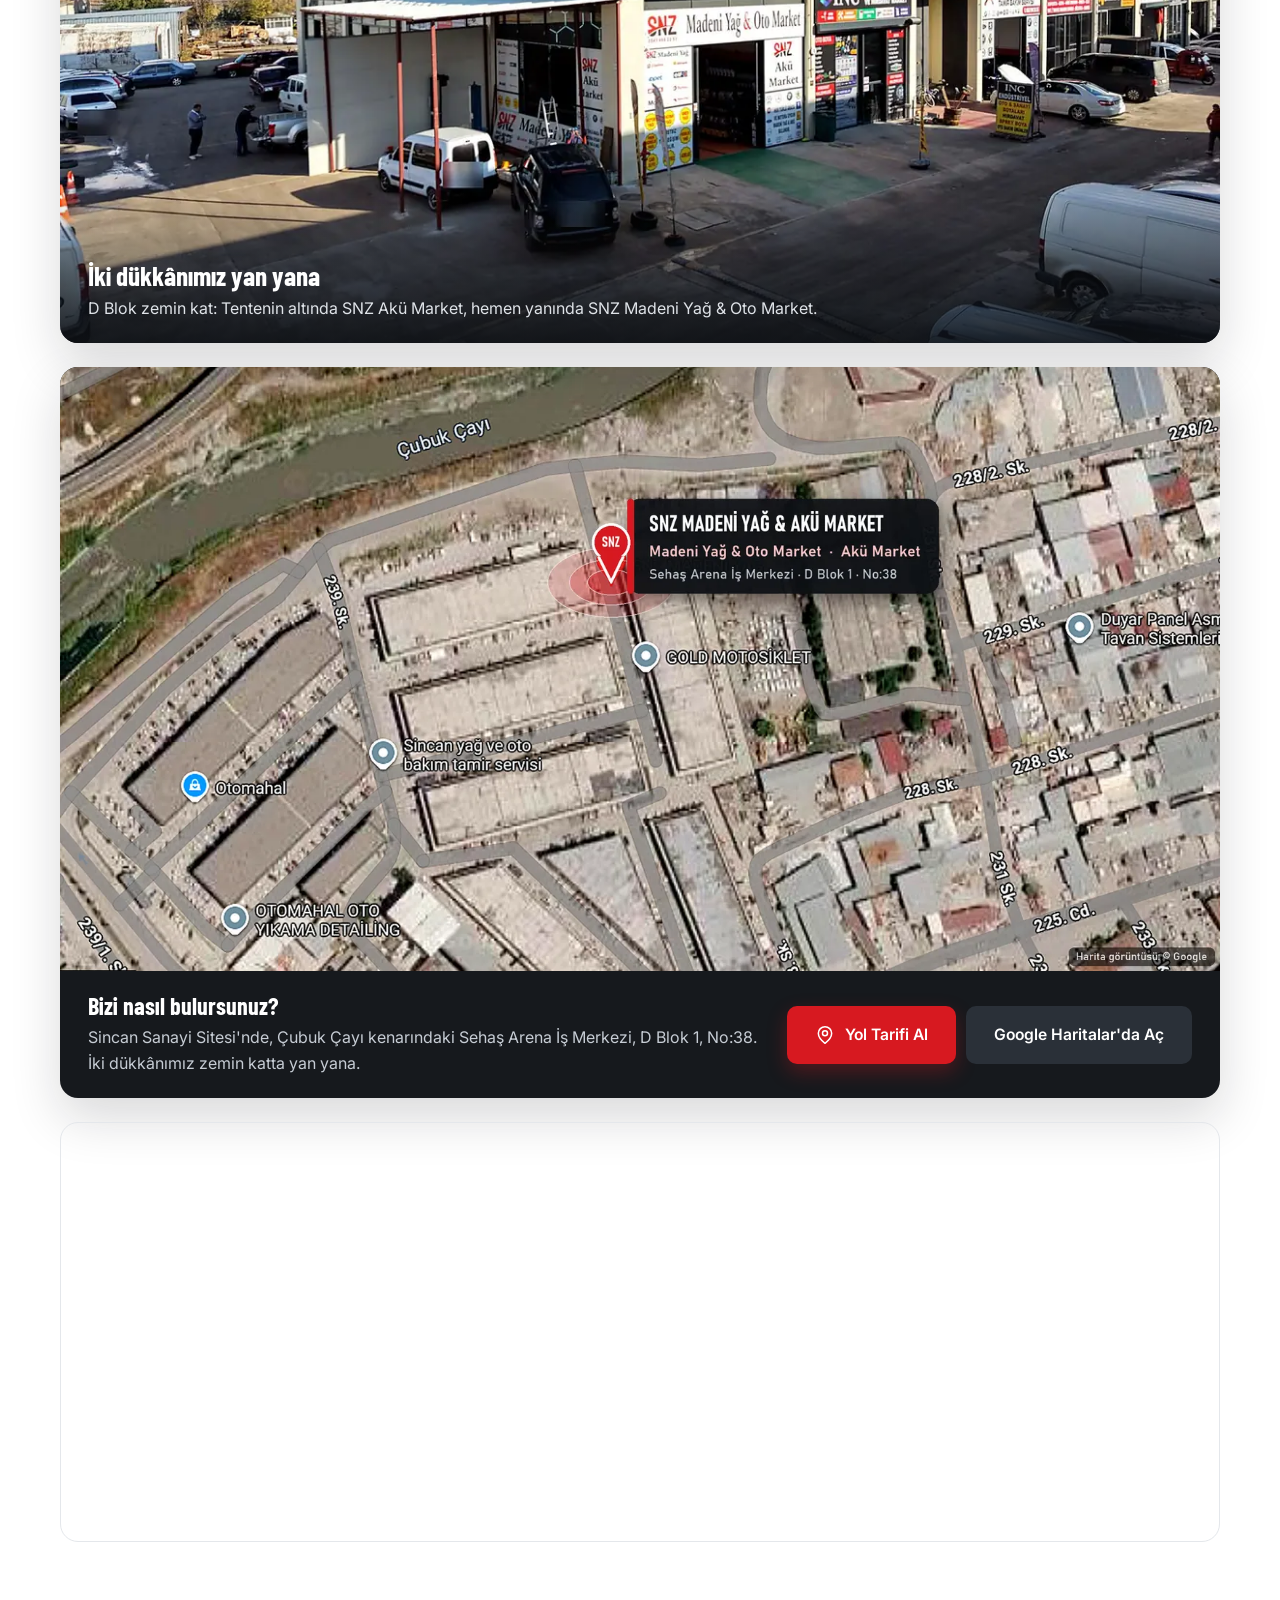
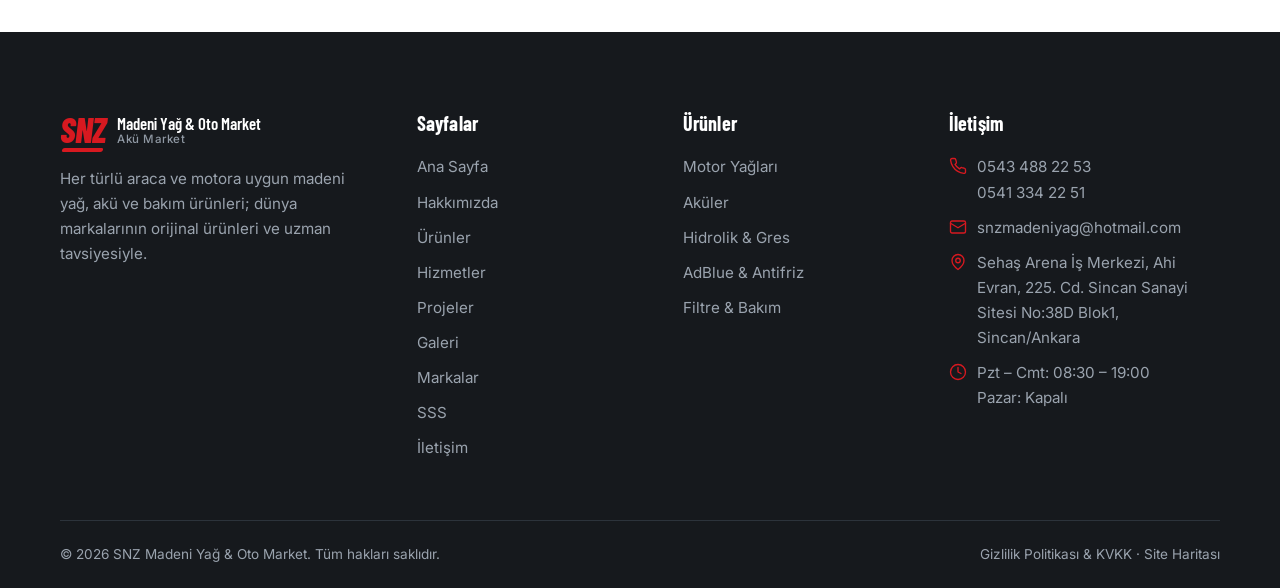
<file: iletisim.html>
<!DOCTYPE html>
<html lang="tr">
<head>
  <meta charset="UTF-8">
  <meta name="viewport" content="width=device-width, initial-scale=1.0">
  <title>İletişim ve Yol Tarifi | SNZ Madeni Yağ &amp; Akü Market Ankara</title>
  <meta name="description" content="SNZ Madeni Yağ &amp; Oto Market ve SNZ Akü Market adres, telefon, WhatsApp ve çalışma saatleri. Sehaş Arena İş Merkezi, Sincan Sanayi Sitesi, Ankara. Pzt–Cmt 08:30–19:00.">
  <meta name="robots" content="index, follow">
  <link rel="canonical" href="https://www.snzmadeniyag.com/iletisim.html">
  <!-- Google Search Console: doğrulama kodunu _araclar/seo.py içindeki GSC_CODE alanına yazın -->
  <meta name="theme-color" content="#d71920">
  <link rel="icon" href="assets/img/favicon.svg" type="image/svg+xml">
  <link rel="icon" href="assets/img/favicon-32.png" sizes="32x32" type="image/png">
  <link rel="apple-touch-icon" href="assets/img/apple-touch-icon.png">

  <meta property="og:type" content="website">
  <meta property="og:site_name" content="SNZ Madeni Yağ &amp; Akü Market">
  <meta property="og:locale" content="tr_TR">
  <meta property="og:locale:alternate" content="en_US">
  <meta property="og:title" content="İletişim ve Yol Tarifi | SNZ Madeni Yağ &amp; Akü Market Ankara">
  <meta property="og:description" content="SNZ Madeni Yağ &amp; Oto Market ve SNZ Akü Market adres, telefon, WhatsApp ve çalışma saatleri. Sehaş Arena İş Merkezi, Sincan Sanayi Sitesi, Ankara. Pzt–Cmt 08:30–19:00.">
  <meta property="og:url" content="https://www.snzmadeniyag.com/iletisim.html">
  <meta property="og:image" content="https://www.snzmadeniyag.com/assets/img/og/og-iletisim.jpg">
  <meta property="og:image:width" content="1200">
  <meta property="og:image:height" content="630">
  <meta name="twitter:card" content="summary_large_image">
  <meta name="twitter:title" content="İletişim ve Yol Tarifi | SNZ Madeni Yağ &amp; Akü Market Ankara">
  <meta name="twitter:description" content="SNZ Madeni Yağ &amp; Oto Market ve SNZ Akü Market adres, telefon, WhatsApp ve çalışma saatleri. Sehaş Arena İş Merkezi, Sincan Sanayi Sitesi, Ankara. Pzt–Cmt 08:30–19:00.">
  <meta name="twitter:image" content="https://www.snzmadeniyag.com/assets/img/og/og-iletisim.jpg">

  <link rel="preconnect" href="https://fonts.googleapis.com">
  <link rel="preconnect" href="https://fonts.gstatic.com" crossorigin>
  <link href="https://fonts.googleapis.com/css2?family=Barlow+Condensed:ital,wght@0,600;0,700;0,800;1,800&family=Inter:wght@400;500;600&display=swap" rel="stylesheet">
  <link rel="stylesheet" href="assets/css/style.css?v=beee071e">
  <link rel="preload" as="image" href="assets/img/page-hero.webp">
  <script type="application/ld+json">
  {
   "@context": "https://schema.org",
   "@graph": [
    {
     "@type": "Organization",
     "@id": "https://www.snzmadeniyag.com/#org",
     "name": "SNZ Madeni Yağ Ltd. Şti.",
     "url": "https://www.snzmadeniyag.com/",
     "logo": "https://www.snzmadeniyag.com/assets/img/logo.png",
     "telephone": "+90-543-488-22-53",
     "email": "snzmadeniyag@hotmail.com",
     "sameAs": []
    },
    {
     "@type": "AutoPartsStore",
     "@id": "https://www.snzmadeniyag.com/#madeni-yag",
     "name": "SNZ Madeni Yağ & Oto Market",
     "image": "https://www.snzmadeniyag.com/assets/img/bina.webp",
     "url": "https://www.snzmadeniyag.com/",
     "telephone": "+90-543-488-22-53",
     "address": {
      "@type": "PostalAddress",
      "streetAddress": "Sehaş Arena İş Merkezi, Ahi Evran, 225. Cd. Sincan Sanayi Sitesi No:38D Blok1",
      "addressLocality": "Sincan",
      "addressRegion": "Ankara",
      "postalCode": "06935",
      "addressCountry": "TR"
     },
     "geo": {
      "@type": "GeoCoordinates",
      "latitude": 39.9672737,
      "longitude": 32.562601
     },
     "hasMap": "https://www.google.com/maps/place/SNZ+MADEN%C4%B0+YA%C4%9E/@39.9672737,32.562601,17z/data=!4m6!3m5!1s0x14d33120fec1f999:0xb1a20a6dd8406cb8!8m2!3d39.9672737!4d32.562601!16s%2Fg%2F11xzzy9mgh",
     "openingHoursSpecification": [
      {
       "@type": "OpeningHoursSpecification",
       "dayOfWeek": [
        "Monday",
        "Tuesday",
        "Wednesday",
        "Thursday",
        "Friday",
        "Saturday"
       ],
       "opens": "08:30",
       "closes": "19:00"
      }
     ],
     "priceRange": "₺₺",
     "parentOrganization": {
      "@id": "https://www.snzmadeniyag.com/#org"
     },
     "description": "Motor yağı, hidrolik ve gres yağları, AdBlue, antifriz; yağ değişimi ve sahada endüstriyel yağlama."
    },
    {
     "@type": "AutoPartsStore",
     "@id": "https://www.snzmadeniyag.com/#aku-market",
     "name": "SNZ Akü Market",
     "image": "https://www.snzmadeniyag.com/assets/img/galeri/ga9.webp",
     "url": "https://www.snzmadeniyag.com/",
     "telephone": "+90-541-334-22-51",
     "address": {
      "@type": "PostalAddress",
      "streetAddress": "Sehaş Arena İş Merkezi, Ahi Evran, 225. Cd. Sincan Sanayi Sitesi No:38D Blok1",
      "addressLocality": "Sincan",
      "addressRegion": "Ankara",
      "postalCode": "06935",
      "addressCountry": "TR"
     },
     "geo": {
      "@type": "GeoCoordinates",
      "latitude": 39.9672737,
      "longitude": 32.562601
     },
     "hasMap": "https://www.google.com/maps/place/SNZ+MADEN%C4%B0+YA%C4%9E/@39.9672737,32.562601,17z/data=!4m6!3m5!1s0x14d33120fec1f999:0xb1a20a6dd8406cb8!8m2!3d39.9672737!4d32.562601!16s%2Fg%2F11xzzy9mgh",
     "openingHoursSpecification": [
      {
       "@type": "OpeningHoursSpecification",
       "dayOfWeek": [
        "Monday",
        "Tuesday",
        "Wednesday",
        "Thursday",
        "Friday",
        "Saturday"
       ],
       "opens": "08:30",
       "closes": "19:00"
      }
     ],
     "priceRange": "₺₺",
     "parentOrganization": {
      "@id": "https://www.snzmadeniyag.com/#org"
     },
     "description": "Binek, ticari ve ağır vasıta aküleri; ücretsiz akü testi ve montaj."
    },
    {
     "@type": "BreadcrumbList",
     "itemListElement": [
      {
       "@type": "ListItem",
       "position": 1,
       "name": "Ana Sayfa",
       "item": "https://www.snzmadeniyag.com/"
      },
      {
       "@type": "ListItem",
       "position": 2,
       "name": "İletişim",
       "item": "https://www.snzmadeniyag.com/iletisim.html"
      }
     ]
    }
   ]
  }
  </script>
</head>
<body data-title-en="Contact | SNZ Lubricants & Auto Market">
  <div id="site-header"></div>

  <section class="page-hero">
    <div class="container">
      <div class="breadcrumb"><a href="index.html" data-en="Home">Ana Sayfa</a><span>/</span><span data-en="Contact">İletişim</span></div>
      <h1 data-en="Contact Us">İletişim</h1>
      <p data-en="Call us, message us on WhatsApp or visit our store.">Arayın, WhatsApp'tan yazın ya da mağazamıza uğrayın.</p>
    </div>
  </section>

  <section class="section">
    <div class="container contact-grid">
      <div class="reveal">
        <div class="info-card">
          <div class="icon-box"><i data-icon="phone"></i></div>
          <div><h4 data-en="Phone">Telefon</h4><a data-site="phone1"></a><a data-site="phone2"></a></div>
        </div>
        <div class="info-card">
          <div class="icon-box"><i data-icon="whatsapp"></i></div>
          <div><h4>WhatsApp</h4><a data-site="whatsapp" target="_blank" rel="noopener" data-en="Send a message">Mesaj gönder</a></div>
        </div>
        <div class="info-card">
          <div class="icon-box"><i data-icon="mail"></i></div>
          <div><h4 data-en="Email">E-posta</h4><a data-site="email"></a></div>
        </div>
        <div class="info-card">
          <div class="icon-box"><i data-icon="pin"></i></div>
          <div><h4 data-en="Address">Adres</h4><p id="addr"></p></div>
        </div>
        <div class="info-card">
          <div class="icon-box"><i data-icon="clock"></i></div>
          <div style="flex:1">
            <h4 data-en="Opening Hours">Çalışma Saatleri</h4>
            <table class="hours">
              <tr><td data-en="Monday – Friday">Pazartesi – Cuma</td><td id="h-week"></td></tr>
              <tr><td data-en="Saturday">Cumartesi</td><td id="h-sat"></td></tr>
              <tr><td data-en="Sunday">Pazar</td><td id="h-sun"></td></tr>
            </table>
          </div>
        </div>
      </div>

      <form class="form reveal" id="contactForm">
        <h3 data-en="Send Us a Message">Bize Mesaj Gönderin</h3>
        <p style="color:var(--muted)" data-en="Fill in the form — your message will open in WhatsApp, ready to send.">Formu doldurun, mesajınız WhatsApp'ta gönderilmeye hazır şekilde açılacak.</p>
        <div class="form-row">
          <div class="field"><label for="name" data-en="Your Name *">Adınız *</label><input id="name" name="name" required autocomplete="given-name" data-en-ph="Your name" placeholder="Adınız"></div>
          <div class="field">
            <label for="subject" data-en="Subject">Konu</label>
            <select id="subject" name="subject">
              <option data-en="Price quote">Fiyat teklifi</option>
              <option data-en="Oil recommendation">Yağ önerisi</option>
              <option data-en="Battery">Akü</option>
              <option data-en="Wholesale / Fleet">Toptan / Filo</option>
              <option data-en="Other">Diğer</option>
            </select>
          </div>
        </div>
        <div class="field"><label for="vehicle" data-en="Vehicle (make / model / year)">Araç (marka / model / yıl)</label><input id="vehicle" name="vehicle" data-en-ph="e.g. VW Passat 2018 1.6 TDI" placeholder="örn. VW Passat 2018 1.6 TDI"></div>
        <div class="field"><label for="message" data-en="Message">Mesajınız</label><textarea id="message" name="message" data-en-ph="How can we help?" placeholder="Size nasıl yardımcı olabiliriz?"></textarea></div>
        <button type="submit" class="btn btn-whatsapp"><i data-icon="whatsapp"></i><span data-en="Send via WhatsApp">WhatsApp ile Gönder</span></button>
        <p class="form-note" data-en="Your message reaches us via WhatsApp; your name is only used to get back to you. <a href=&quot;gizlilik.html&quot;>Privacy policy</a>">Mesajınız WhatsApp üzerinden bize ulaşır; adınız yalnızca size dönüş yapmak için kullanılır. <a href="gizlilik.html">Gizlilik politikası</a></p>
      </form>
    </div>
  </section>

  <section class="section section-soft" style="padding-top:0;background:#fff">
    <div class="container">
      <figure class="building reveal">
        <img decoding="async" src="assets/img/bina-genis.webp" alt="SNZ Madeni Yağ &amp; Oto Market ve SNZ Akü Market binası, D Blok" loading="lazy" width="1600" height="800">
        <figcaption>
          <strong data-en="Our two stores are side by side">İki dükkânımız yan yana</strong>
          <span data-en="Block D, on the ground floor: SNZ Battery Market under the canopy, SNZ Lubricants &amp; Auto Market right next to it.">D Blok zemin kat: Tentenin altında SNZ Akü Market, hemen yanında SNZ Madeni Yağ &amp; Oto Market.</span>
        </figcaption>
      </figure>
      <div class="kroki reveal">
        <a class="kroki-img" data-site="maps" target="_blank" rel="noopener">
          <picture>
            <source media="(max-width: 600px)" srcset="assets/img/kroki-m.webp" width="713" height="676">
            <img decoding="async" src="assets/img/kroki.webp" alt="SNZ Madeni Yağ ve Akü Market konum krokisi: Sehaş Arena İş Merkezi, Sincan Sanayi Sitesi, Ankara" loading="lazy" width="1595" height="831">
          </picture>
        </a>
        <div class="kroki-bar">
          <div>
            <strong data-en="How to find us">Bizi nasıl bulursunuz?</strong>
            <span data-en="Sehaş Arena Business Center, Block D 1, No:38, by Çubuk Stream in Sincan Industrial Estate. Our two stores are side by side on the ground floor.">Sincan Sanayi Sitesi'nde, Çubuk Çayı kenarındaki Sehaş Arena İş Merkezi, D Blok 1, No:38. İki dükkânımız zemin katta yan yana.</span>
          </div>
          <div class="kroki-actions">
            <a data-site="directions" target="_blank" rel="noopener" class="btn btn-primary"><i data-icon="pin"></i><span data-en="Get Directions">Yol Tarifi Al</span></a>
            <a data-site="maps" target="_blank" rel="noopener" class="btn btn-dark"><span data-en="Open in Google Maps">Google Haritalar'da Aç</span></a>
          </div>
        </div>
      </div>
      <div class="map reveal"><iframe data-map title="SNZ Madeni Yağ konum" loading="lazy" referrerpolicy="no-referrer-when-downgrade"></iframe></div>
    </div>
  </section>

  <div id="site-footer"></div>
  <script src="assets/js/main.js?v=ee93dcc0" defer></script>
</body>
</html>
</file>
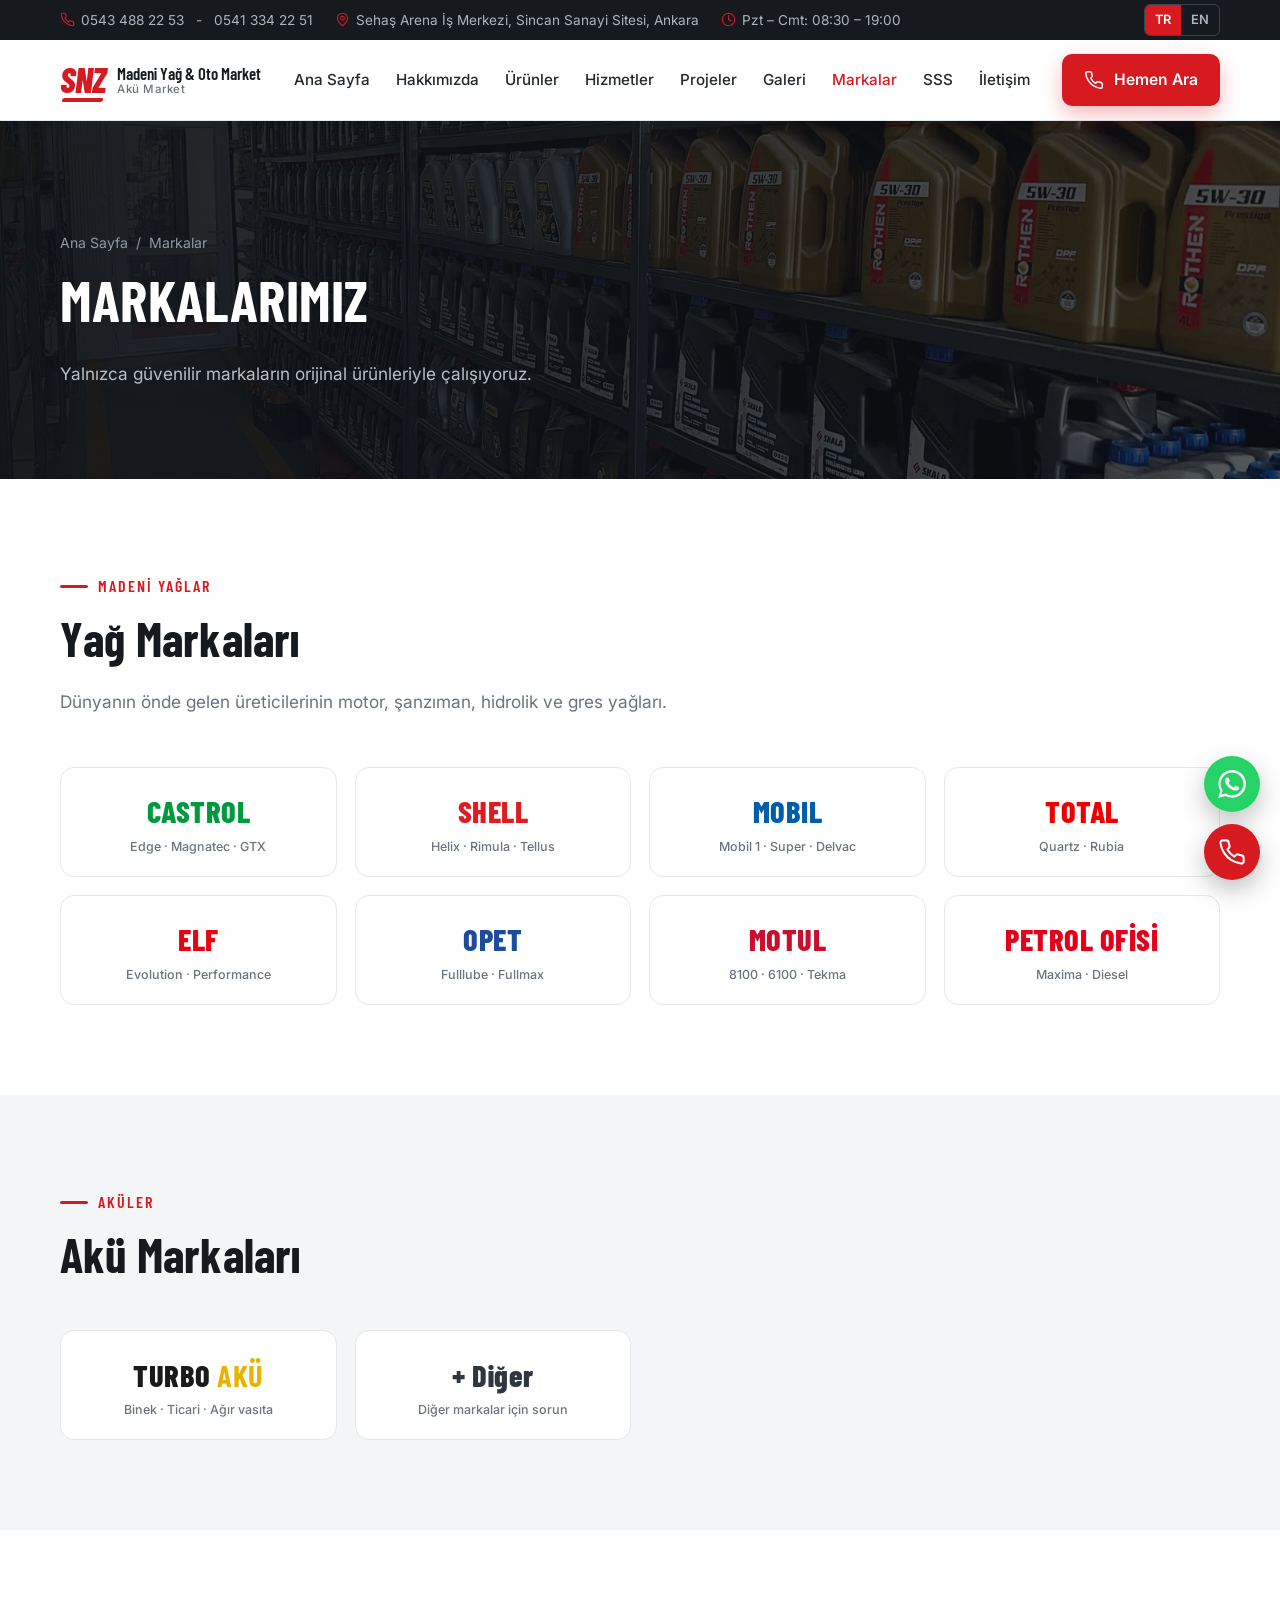
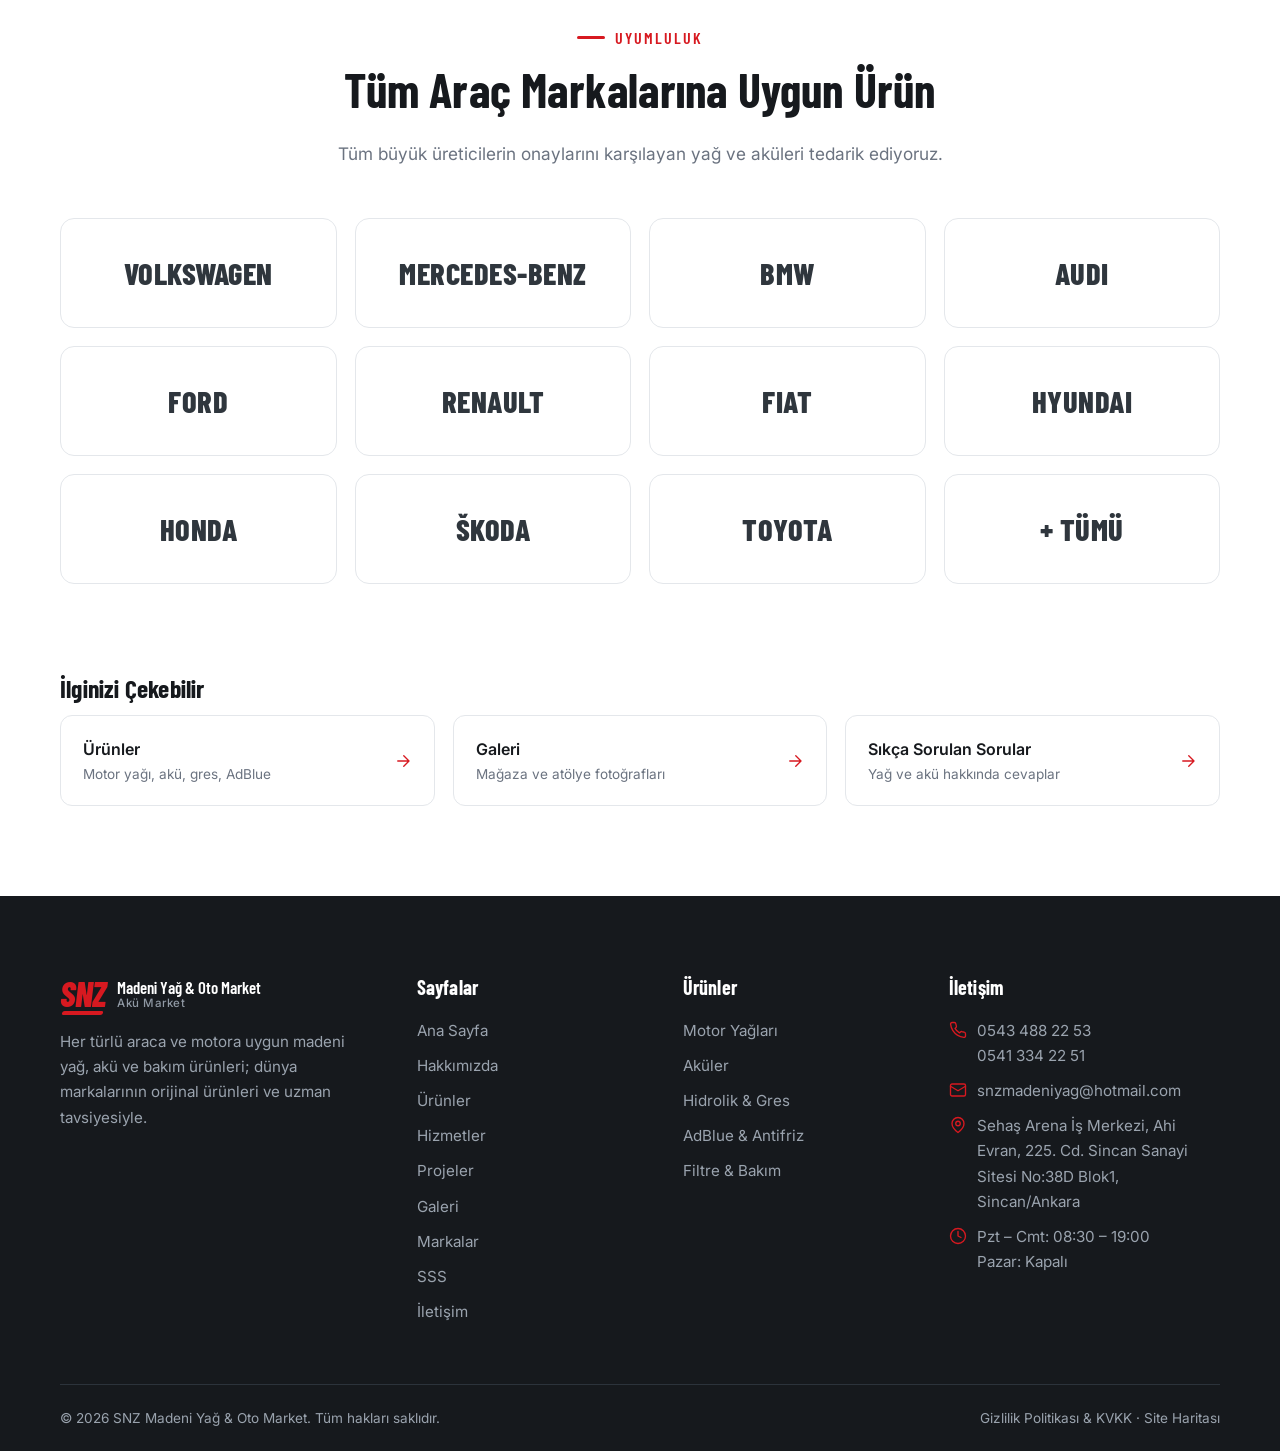
<file: markalar.html>
<!DOCTYPE html>
<html lang="tr">
<head>
  <meta charset="UTF-8">
  <meta name="viewport" content="width=device-width, initial-scale=1.0">
  <title>Markalar: Castrol, Shell, Mobil, Motul, Turbo Akü | SNZ</title>
  <meta name="description" content="Castrol, Shell, Mobil, Total, Elf, Opet, Motul ve Petrol Ofisi motor yağları ile Turbo Akü. Tüm araç markalarına uygun orijinal ürünler.">
  <meta name="robots" content="index, follow">
  <link rel="canonical" href="https://www.snzmadeniyag.com/markalar.html">
  <!-- Google Search Console: doğrulama kodunu _araclar/seo.py içindeki GSC_CODE alanına yazın -->
  <meta name="theme-color" content="#d71920">
  <link rel="icon" href="assets/img/favicon.svg" type="image/svg+xml">
  <link rel="icon" href="assets/img/favicon-32.png" sizes="32x32" type="image/png">
  <link rel="apple-touch-icon" href="assets/img/apple-touch-icon.png">

  <meta property="og:type" content="website">
  <meta property="og:site_name" content="SNZ Madeni Yağ &amp; Akü Market">
  <meta property="og:locale" content="tr_TR">
  <meta property="og:locale:alternate" content="en_US">
  <meta property="og:title" content="Markalar: Castrol, Shell, Mobil, Motul, Turbo Akü | SNZ">
  <meta property="og:description" content="Castrol, Shell, Mobil, Total, Elf, Opet, Motul ve Petrol Ofisi motor yağları ile Turbo Akü. Tüm araç markalarına uygun orijinal ürünler.">
  <meta property="og:url" content="https://www.snzmadeniyag.com/markalar.html">
  <meta property="og:image" content="https://www.snzmadeniyag.com/assets/img/og/og-markalar.jpg">
  <meta property="og:image:width" content="1200">
  <meta property="og:image:height" content="630">
  <meta name="twitter:card" content="summary_large_image">
  <meta name="twitter:title" content="Markalar: Castrol, Shell, Mobil, Motul, Turbo Akü | SNZ">
  <meta name="twitter:description" content="Castrol, Shell, Mobil, Total, Elf, Opet, Motul ve Petrol Ofisi motor yağları ile Turbo Akü. Tüm araç markalarına uygun orijinal ürünler.">
  <meta name="twitter:image" content="https://www.snzmadeniyag.com/assets/img/og/og-markalar.jpg">

  <link rel="preconnect" href="https://fonts.googleapis.com">
  <link rel="preconnect" href="https://fonts.gstatic.com" crossorigin>
  <link href="https://fonts.googleapis.com/css2?family=Barlow+Condensed:ital,wght@0,600;0,700;0,800;1,800&family=Inter:wght@400;500;600&display=swap" rel="stylesheet">
  <link rel="stylesheet" href="assets/css/style.css?v=beee071e">
  <link rel="preload" as="image" href="assets/img/page-hero.webp">
  <script type="application/ld+json">
  {
   "@context": "https://schema.org",
   "@graph": [
    {
     "@type": "BreadcrumbList",
     "itemListElement": [
      {
       "@type": "ListItem",
       "position": 1,
       "name": "Ana Sayfa",
       "item": "https://www.snzmadeniyag.com/"
      },
      {
       "@type": "ListItem",
       "position": 2,
       "name": "Markalar",
       "item": "https://www.snzmadeniyag.com/markalar.html"
      }
     ]
    }
   ]
  }
  </script>
</head>
<body data-title-en="Brands | SNZ Lubricants & Auto Market">
  <div id="site-header"></div>

  <section class="page-hero">
    <div class="container">
      <div class="breadcrumb"><a href="index.html" data-en="Home">Ana Sayfa</a><span>/</span><span data-en="Brands">Markalar</span></div>
      <h1 data-en="Our Brands">Markalarımız</h1>
      <p data-en="We work only with original products from trusted brands.">Yalnızca güvenilir markaların orijinal ürünleriyle çalışıyoruz.</p>
    </div>
  </section>

  <section class="section">
    <div class="container">
      <div class="section-head reveal">
        <span class="eyebrow" data-en="Lubricants">Madeni Yağlar</span>
        <h2 data-en="Oil Brands">Yağ Markaları</h2>
        <p data-en="Engine, gear, hydraulic and grease oils from the world's leading manufacturers.">Dünyanın önde gelen üreticilerinin motor, şanzıman, hidrolik ve gres yağları.</p>
      </div>
      <div class="brands reveal">
        <div class="brand"><div><span class="b-castrol">CASTROL</span><small>Edge · Magnatec · GTX</small></div></div>
        <div class="brand"><div><span class="b-shell">SHELL</span><small>Helix · Rimula · Tellus</small></div></div>
        <div class="brand"><div><span class="b-mobil">MOBIL</span><small>Mobil 1 · Super · Delvac</small></div></div>
        <div class="brand"><div><span class="b-total">TOTAL</span><small>Quartz · Rubia</small></div></div>
        <div class="brand"><div><span class="b-elf">ELF</span><small>Evolution · Performance</small></div></div>
        <div class="brand"><div><span class="b-opet">OPET</span><small>Fulllube · Fullmax</small></div></div>
        <div class="brand"><div><span class="b-motul">MOTUL</span><small>8100 · 6100 · Tekma</small></div></div>
        <div class="brand"><div><span class="b-po">PETROL OFİSİ</span><small>Maxima · Diesel</small></div></div>
      </div>
    </div>
  </section>

  <section class="section section-soft">
    <div class="container">
      <div class="section-head reveal">
        <span class="eyebrow" data-en="Batteries">Aküler</span>
        <h2 data-en="Battery Brands">Akü Markaları</h2>
      </div>
      <div class="brands reveal">
        <div class="brand"><div><span class="b-turbo">TURBO <b>AKÜ</b></span><small data-en="Car · Commercial · Heavy-duty">Binek · Ticari · Ağır vasıta</small></div></div>
        <div class="brand"><div><span class="b-generic" data-en="+ More">+ Diğer</span><small data-en="Ask for other brands">Diğer markalar için sorun</small></div></div>
      </div>
    </div>
  </section>

  <section class="section">
    <div class="container">
      <div class="section-head center reveal">
        <span class="eyebrow" data-en="Compatibility">Uyumluluk</span>
        <h2 data-en="Products for Every Vehicle Brand">Tüm Araç Markalarına Uygun Ürün</h2>
        <p data-en="We supply oils and batteries meeting the approvals of all major manufacturers.">Tüm büyük üreticilerin onaylarını karşılayan yağ ve aküleri tedarik ediyoruz.</p>
      </div>
      <div class="brands reveal">
        <div class="brand"><span class="b-generic">VOLKSWAGEN</span></div>
        <div class="brand"><span class="b-generic">MERCEDES-BENZ</span></div>
        <div class="brand"><span class="b-generic">BMW</span></div>
        <div class="brand"><span class="b-generic">AUDI</span></div>
        <div class="brand"><span class="b-generic">FORD</span></div>
        <div class="brand"><span class="b-generic">RENAULT</span></div>
        <div class="brand"><span class="b-generic">FIAT</span></div>
        <div class="brand"><span class="b-generic">HYUNDAI</span></div>
        <div class="brand"><span class="b-generic">HONDA</span></div>
        <div class="brand"><span class="b-generic">ŠKODA</span></div>
        <div class="brand"><span class="b-generic">TOYOTA</span></div>
        <div class="brand"><span class="b-generic" data-en="+ ALL">+ TÜMÜ</span></div>
      </div>
    </div>
  </section>

  <section class="section" style="padding-top:0">
    <div class="container">
      <h2 class="reveal" style="font-size:1.6rem" data-en="You may also like">İlginizi Çekebilir</h2>
      <div class="related reveal">
        <a href="urunler.html"><span><span data-en="Products">Ürünler</span><small data-en="Engine oil, batteries, grease, AdBlue">Motor yağı, akü, gres, AdBlue</small></span><i data-icon="arrow"></i></a>
        <a href="galeri.html"><span><span data-en="Gallery">Galeri</span><small data-en="Store and workshop photos">Mağaza ve atölye fotoğrafları</small></span><i data-icon="arrow"></i></a>
        <a href="sss.html"><span><span data-en="FAQ">Sıkça Sorulan Sorular</span><small data-en="Answers about oil and batteries">Yağ ve akü hakkında cevaplar</small></span><i data-icon="arrow"></i></a>
      </div>
    </div>
  </section>

<div id="site-footer"></div>
  <script src="assets/js/main.js?v=ee93dcc0" defer></script>
</body>
</html>
</file>
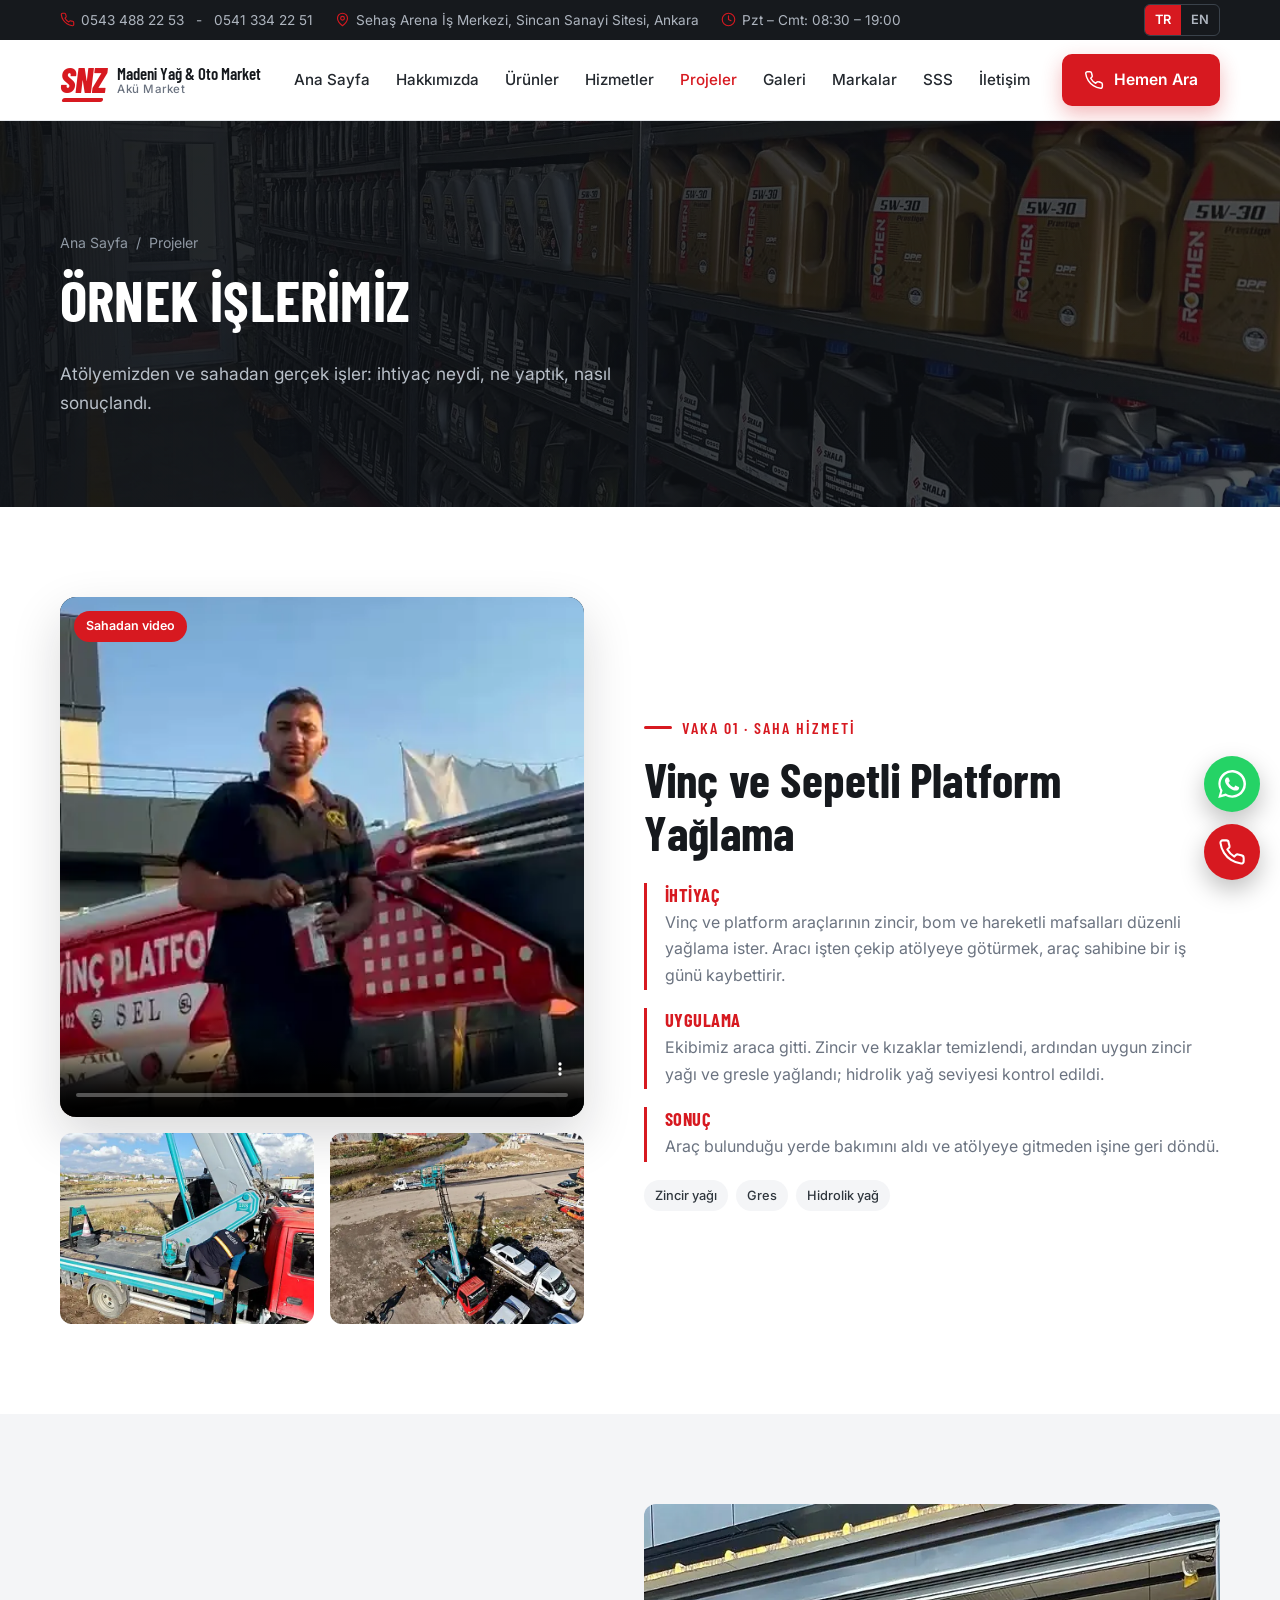
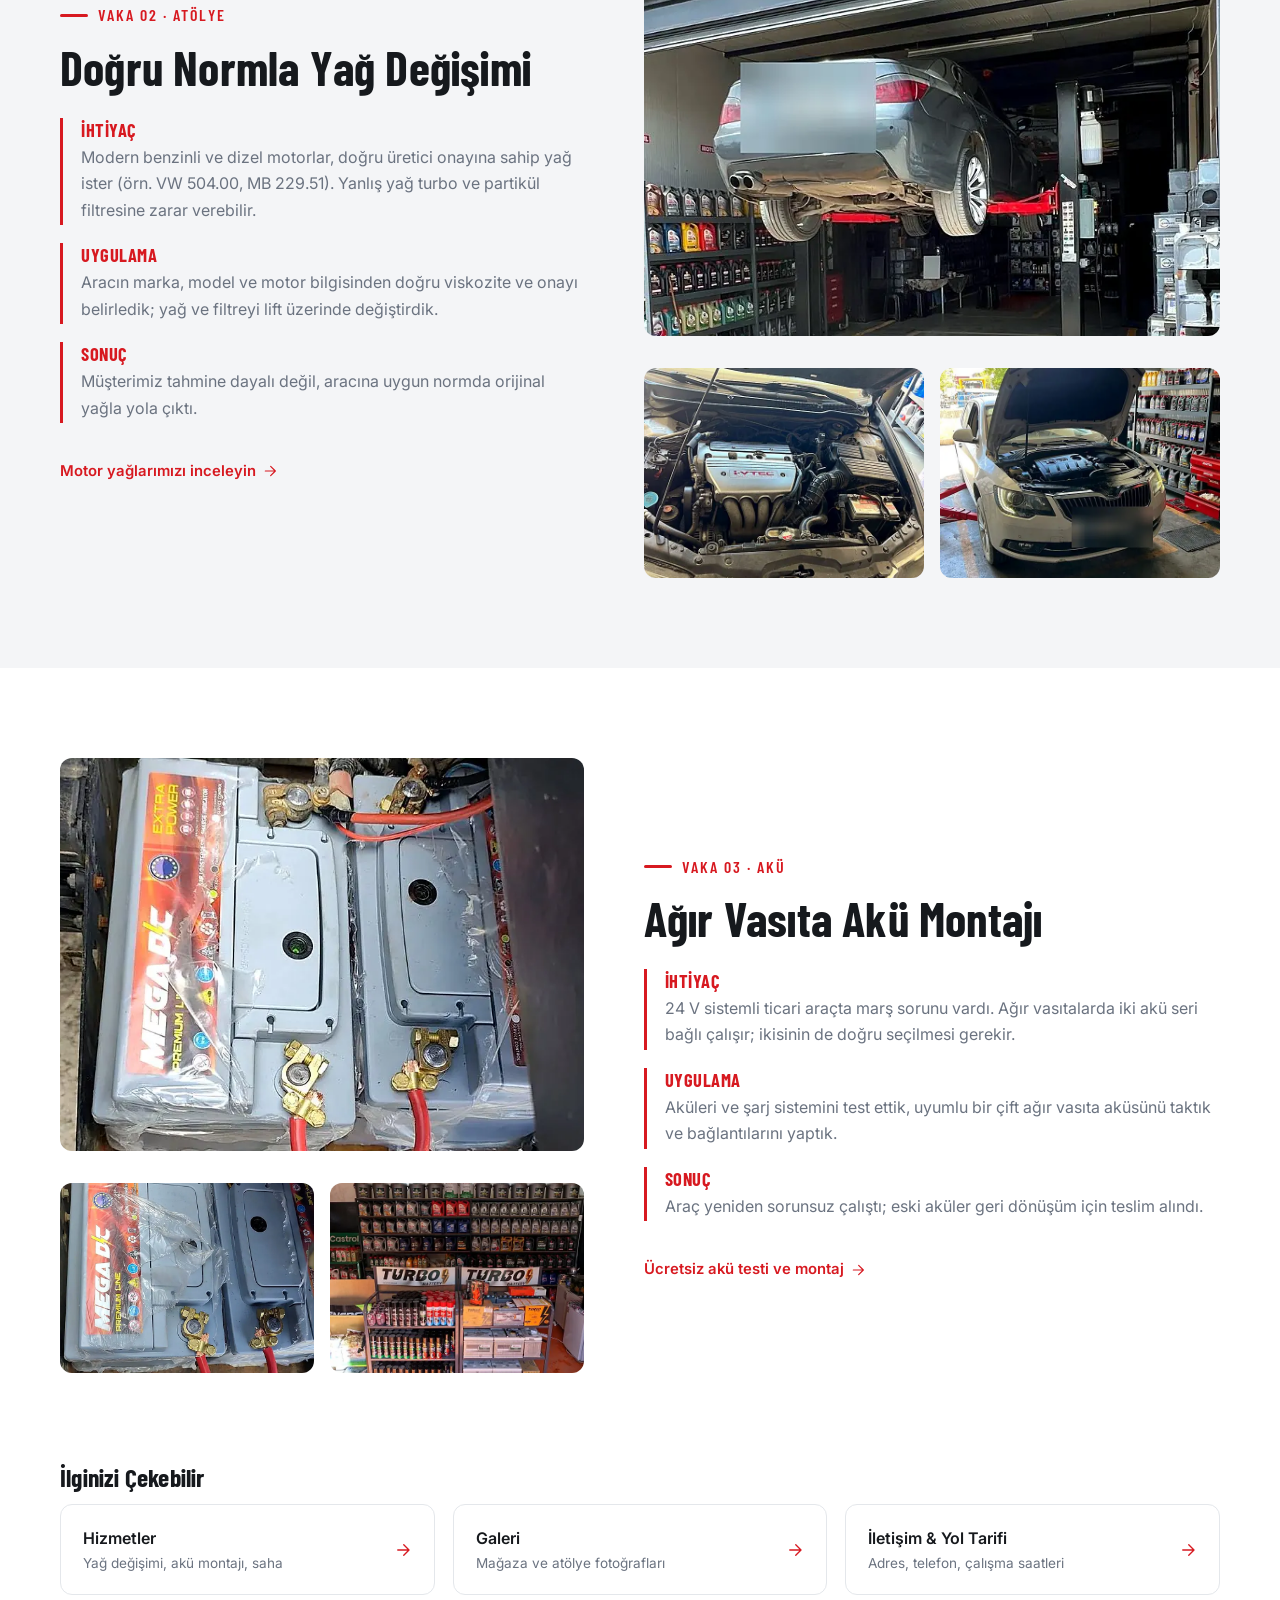
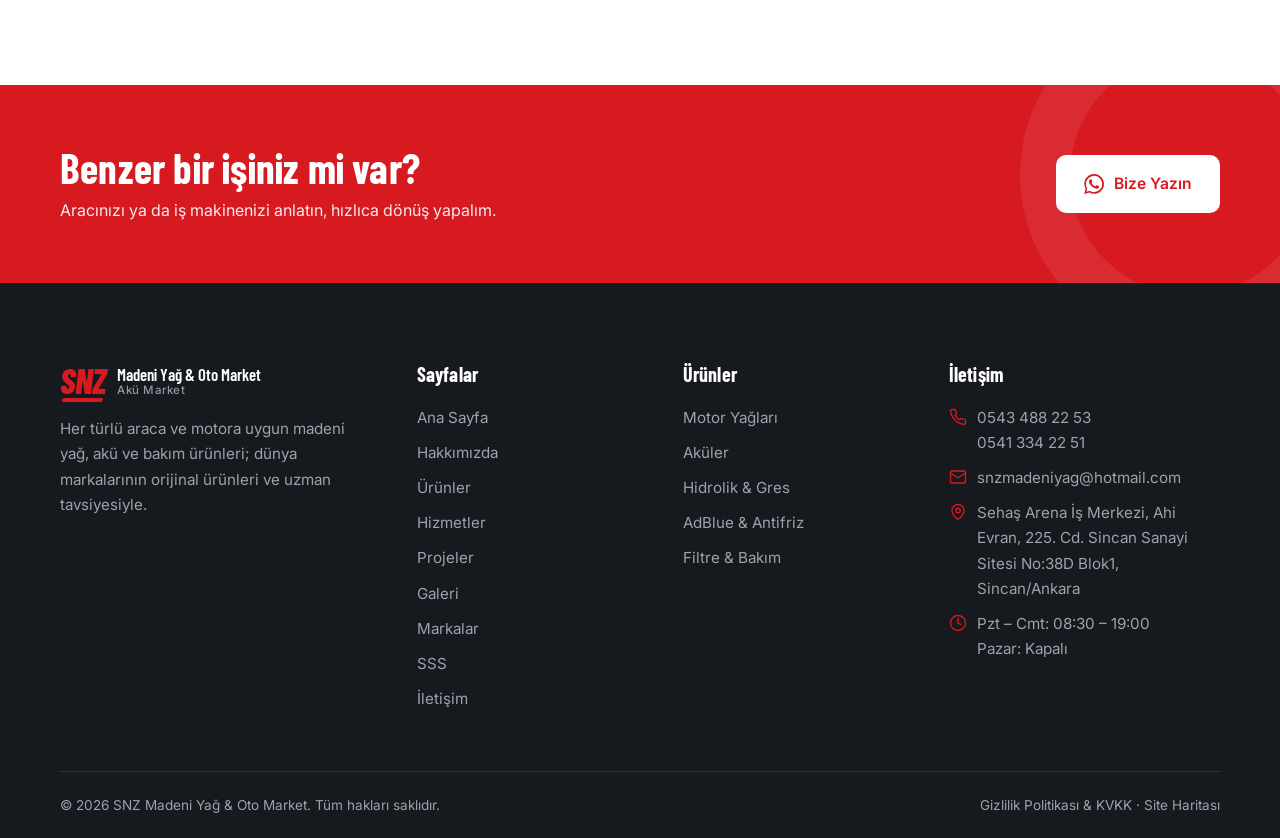
<file: projeler.html>
<!DOCTYPE html>
<html lang="tr">
<head>
  <meta charset="UTF-8">
  <meta name="viewport" content="width=device-width, initial-scale=1.0">
  <title>Örnek İşlerimiz: Saha Yağlama, Yağ Değişimi, Akü | SNZ</title>
  <meta name="description" content="Vinç ve platform yağlama, doğru normla yağ değişimi ve ağır vasıta akü montajı: SNZ&#x27;nin atölyeden ve sahadan gerçek iş örnekleri.">
  <meta name="robots" content="index, follow">
  <link rel="canonical" href="https://www.snzmadeniyag.com/projeler.html">
  <!-- Google Search Console: doğrulama kodunu _araclar/seo.py içindeki GSC_CODE alanına yazın -->
  <meta name="theme-color" content="#d71920">
  <link rel="icon" href="assets/img/favicon.svg" type="image/svg+xml">
  <link rel="icon" href="assets/img/favicon-32.png" sizes="32x32" type="image/png">
  <link rel="apple-touch-icon" href="assets/img/apple-touch-icon.png">

  <meta property="og:type" content="website">
  <meta property="og:site_name" content="SNZ Madeni Yağ &amp; Akü Market">
  <meta property="og:locale" content="tr_TR">
  <meta property="og:locale:alternate" content="en_US">
  <meta property="og:title" content="Örnek İşlerimiz: Saha Yağlama, Yağ Değişimi, Akü | SNZ">
  <meta property="og:description" content="Vinç ve platform yağlama, doğru normla yağ değişimi ve ağır vasıta akü montajı: SNZ&#x27;nin atölyeden ve sahadan gerçek iş örnekleri.">
  <meta property="og:url" content="https://www.snzmadeniyag.com/projeler.html">
  <meta property="og:image" content="https://www.snzmadeniyag.com/assets/img/og/og-projeler.jpg">
  <meta property="og:image:width" content="1200">
  <meta property="og:image:height" content="630">
  <meta name="twitter:card" content="summary_large_image">
  <meta name="twitter:title" content="Örnek İşlerimiz: Saha Yağlama, Yağ Değişimi, Akü | SNZ">
  <meta name="twitter:description" content="Vinç ve platform yağlama, doğru normla yağ değişimi ve ağır vasıta akü montajı: SNZ&#x27;nin atölyeden ve sahadan gerçek iş örnekleri.">
  <meta name="twitter:image" content="https://www.snzmadeniyag.com/assets/img/og/og-projeler.jpg">

  <link rel="preconnect" href="https://fonts.googleapis.com">
  <link rel="preconnect" href="https://fonts.gstatic.com" crossorigin>
  <link href="https://fonts.googleapis.com/css2?family=Barlow+Condensed:ital,wght@0,600;0,700;0,800;1,800&family=Inter:wght@400;500;600&display=swap" rel="stylesheet">
  <link rel="stylesheet" href="assets/css/style.css?v=beee071e">
  <link rel="preload" as="image" href="assets/img/page-hero.webp">
  <script type="application/ld+json">
  {
   "@context": "https://schema.org",
   "@graph": [
    {
     "@type": "BreadcrumbList",
     "itemListElement": [
      {
       "@type": "ListItem",
       "position": 1,
       "name": "Ana Sayfa",
       "item": "https://www.snzmadeniyag.com/"
      },
      {
       "@type": "ListItem",
       "position": 2,
       "name": "Projeler",
       "item": "https://www.snzmadeniyag.com/projeler.html"
      }
     ]
    }
   ]
  }
  </script>
</head>
<body data-title-en="Projects | SNZ Lubricants & Auto Market Ankara">
  <div id="site-header"></div>

  <section class="page-hero">
    <div class="container">
      <div class="breadcrumb"><a href="index.html" data-en="Home">Ana Sayfa</a><span>/</span><span data-en="Projects">Projeler</span></div>
      <h1 data-en="Our Work">Örnek İşlerimiz</h1>
      <p data-en="Real jobs from our workshop and from the field: what the need was, what we did and how it turned out.">Atölyemizden ve sahadan gerçek işler: ihtiyaç neydi, ne yaptık, nasıl sonuçlandı.</p>
    </div>
  </section>

  <!-- VAKA 1 -->
  <section class="section">
    <div class="container case">
      <div class="case-media reveal">
        <div class="video-card tall">
          <span class="video-label" data-en="On-site video">Sahadan video</span>
          <video src="assets/video/saha-yaglama.mp4" poster="assets/video/saha-yaglama.webp" controls muted playsinline preload="none"></video>
        </div>
        <div class="case-thumbs">
          <a class="g-item" href="assets/img/galeri/ga5.webp" data-full="assets/img/galeri/ga5.webp" data-cap-en="Lubricating a truck-mounted crane on site"><img decoding="async" src="assets/img/galeri/ga5-k.webp" alt="Kamyon üstü vinçte yerinde yağlama" loading="lazy" width="600" height="450"></a>
          <a class="g-item" href="assets/img/galeri/ga6.webp" data-full="assets/img/galeri/ga6.webp" data-cap-en="On-site crane lubrication, drone shot"><img decoding="async" src="assets/img/galeri/ga6-k.webp" alt="Sahada vinç yağlama, drone çekimi" loading="lazy" width="600" height="450"></a>
        </div>
      </div>
      <div class="reveal">
        <span class="eyebrow" data-en="Case 01 · On-Site Service">Vaka 01 · Saha Hizmeti</span>
        <h2 data-en="Crane &amp; Aerial Platform Lubrication">Vinç ve Sepetli Platform Yağlama</h2>
        <div class="case-step"><h3 data-en="The need">İhtiyaç</h3><p data-en="The chains, booms and moving joints of cranes and aerial platforms need regular lubrication. Taking the vehicle off the job and driving it to a workshop costs the operator a working day.">Vinç ve platform araçlarının zincir, bom ve hareketli mafsalları düzenli yağlama ister. Aracı işten çekip atölyeye götürmek, araç sahibine bir iş günü kaybettirir.</p></div>
        <div class="case-step"><h3 data-en="What we did">Uygulama</h3><p data-en="Our team went to the vehicle. Chains and slides were cleaned, then lubricated with a suitable chain oil and grease; hydraulic oil levels were checked.">Ekibimiz araca gitti. Zincir ve kızaklar temizlendi, ardından uygun zincir yağı ve gresle yağlandı; hidrolik yağ seviyesi kontrol edildi.</p></div>
        <div class="case-step"><h3 data-en="Result">Sonuç</h3><p data-en="The vehicle was serviced where it stood and went straight back to work, without a trip to the workshop.">Araç bulunduğu yerde bakımını aldı ve atölyeye gitmeden işine geri döndü.</p></div>
        <div class="tag-list"><span class="tag" data-en="Chain oil">Zincir yağı</span><span class="tag" data-en="Grease">Gres</span><span class="tag" data-en="Hydraulic oil">Hidrolik yağ</span></div>
      </div>
    </div>
  </section>

  <!-- VAKA 2 -->
  <section class="section section-soft">
    <div class="container case case-rev">
      <div class="case-media reveal">
        <a class="g-item case-main" href="assets/img/galeri/g59.webp" data-full="assets/img/galeri/g59.webp" data-cap-en="Oil change on the lift"><img decoding="async" src="assets/img/hizmet-yag.webp" alt="Lift üzerinde yağ değişimi yapılan araç" loading="lazy" width="800" height="560"></a>
        <div class="case-thumbs">
          <a class="g-item" href="assets/img/galeri/g76.webp" data-full="assets/img/galeri/g76.webp" data-cap-en="Honda i-VTEC engine oil change"><img decoding="async" src="assets/img/galeri/g76-k.webp" alt="Honda i-VTEC motor yağ değişimi" loading="lazy" width="600" height="600"></a>
          <a class="g-item" href="assets/img/galeri/g61.webp" data-full="assets/img/galeri/g61.webp" data-cap-en="Skoda Superb oil change"><img decoding="async" src="assets/img/galeri/g61-k.webp" alt="Skoda Superb yağ değişimi" loading="lazy" width="600" height="600"></a>
        </div>
      </div>
      <div class="reveal">
        <span class="eyebrow" data-en="Case 02 · Workshop">Vaka 02 · Atölye</span>
        <h2 data-en="Oil Change with the Right Specification">Doğru Normla Yağ Değişimi</h2>
        <div class="case-step"><h3 data-en="The need">İhtiyaç</h3><p data-en="Modern petrol and diesel engines need oil with the correct manufacturer approval (e.g. VW 504.00, MB 229.51). The wrong oil can harm the turbo and the particulate filter.">Modern benzinli ve dizel motorlar, doğru üretici onayına sahip yağ ister (örn. VW 504.00, MB 229.51). Yanlış yağ turbo ve partikül filtresine zarar verebilir.</p></div>
        <div class="case-step"><h3 data-en="What we did">Uygulama</h3><p data-en="We identified the right viscosity and approval from the vehicle's make, model and engine, then changed the oil and filter on the lift.">Aracın marka, model ve motor bilgisinden doğru viskozite ve onayı belirledik; yağ ve filtreyi lift üzerinde değiştirdik.</p></div>
        <div class="case-step"><h3 data-en="Result">Sonuç</h3><p data-en="The customer left with an original, correctly specified oil in the engine, without guesswork.">Müşterimiz tahmine dayalı değil, aracına uygun normda orijinal yağla yola çıktı.</p></div>
        <a href="urunler.html#motor" class="card-link"><span data-en="See our engine oils">Motor yağlarımızı inceleyin</span><i data-icon="arrow"></i></a>
      </div>
    </div>
  </section>

  <!-- VAKA 3 -->
  <section class="section">
    <div class="container case">
      <div class="case-media reveal">
        <a class="g-item case-main" href="assets/img/hizmet-aku.webp" data-full="assets/img/hizmet-aku.webp" data-cap-en="Heavy-duty battery installation"><img decoding="async" src="assets/img/hizmet-aku.webp" alt="Ağır vasıta aküsü montajı" loading="lazy" width="800" height="560"></a>
        <div class="case-thumbs">
          <a class="g-item" href="assets/img/urun-aku-agir.webp" data-full="assets/img/urun-aku-agir.webp" data-cap-en="Mega DC heavy-duty batteries connected"><img decoding="async" src="assets/img/urun-aku-agir.webp" alt="Bağlantısı yapılmış Mega DC ağır vasıta aküleri" loading="lazy" width="800" height="600"></a>
          <a class="g-item" href="assets/img/galeri/ga9.webp" data-full="assets/img/galeri/ga9.webp" data-cap-en="SNZ Battery Market"><img decoding="async" src="assets/img/galeri/ga9-k.webp" alt="SNZ Akü Market Turbo akü standı" loading="lazy" width="600" height="600"></a>
        </div>
      </div>
      <div class="reveal">
        <span class="eyebrow" data-en="Case 03 · Batteries">Vaka 03 · Akü</span>
        <h2 data-en="Heavy-Duty Battery Installation">Ağır Vasıta Akü Montajı</h2>
        <div class="case-step"><h3 data-en="The need">İhtiyaç</h3><p data-en="A commercial vehicle with a 24 V system had starting problems. Heavy-duty vehicles use two batteries in series, so both have to be right.">24 V sistemli ticari araçta marş sorunu vardı. Ağır vasıtalarda iki akü seri bağlı çalışır; ikisinin de doğru seçilmesi gerekir.</p></div>
        <div class="case-step"><h3 data-en="What we did">Uygulama</h3><p data-en="We tested the batteries and charging system, fitted a matching pair of heavy-duty batteries and made the connections.">Aküleri ve şarj sistemini test ettik, uyumlu bir çift ağır vasıta aküsünü taktık ve bağlantılarını yaptık.</p></div>
        <div class="case-step"><h3 data-en="Result">Sonuç</h3><p data-en="The vehicle started reliably again, and the old batteries were taken back for recycling.">Araç yeniden sorunsuz çalıştı; eski aküler geri dönüşüm için teslim alındı.</p></div>
        <a href="hizmetler.html" class="card-link"><span data-en="Free battery test &amp; installation">Ücretsiz akü testi ve montaj</span><i data-icon="arrow"></i></a>
      </div>
    </div>
  </section>

  <section class="section" style="padding-top:0">
    <div class="container">
      <h2 class="reveal" style="font-size:1.6rem" data-en="You may also like">İlginizi Çekebilir</h2>
      <div class="related reveal">
        <a href="hizmetler.html"><span><span data-en="Services">Hizmetler</span><small data-en="Oil change, batteries, on-site">Yağ değişimi, akü montajı, saha</small></span><i data-icon="arrow"></i></a>
        <a href="galeri.html"><span><span data-en="Gallery">Galeri</span><small data-en="Store and workshop photos">Mağaza ve atölye fotoğrafları</small></span><i data-icon="arrow"></i></a>
        <a href="iletisim.html"><span><span data-en="Contact &amp; Directions">İletişim & Yol Tarifi</span><small data-en="Address, phone, opening hours">Adres, telefon, çalışma saatleri</small></span><i data-icon="arrow"></i></a>
      </div>
    </div>
  </section>

  <section class="cta-band">
    <div class="container">
      <div>
        <h2 data-en="Have a similar job?">Benzer bir işiniz mi var?</h2>
        <p data-en="Tell us about your vehicle or machinery; we'll get back to you quickly.">Aracınızı ya da iş makinenizi anlatın, hızlıca dönüş yapalım.</p>
      </div>
      <a data-site="whatsapp" data-msg="Merhaba, şu iş için bilgi almak istiyorum: " target="_blank" rel="noopener" class="btn btn-dark"><i data-icon="whatsapp"></i><span data-en="Get in Touch">Bize Yazın</span></a>
    </div>
  </section>

  <div id="site-footer"></div>
  <script src="assets/js/main.js?v=ee93dcc0" defer></script>
</body>
</html>
</file>
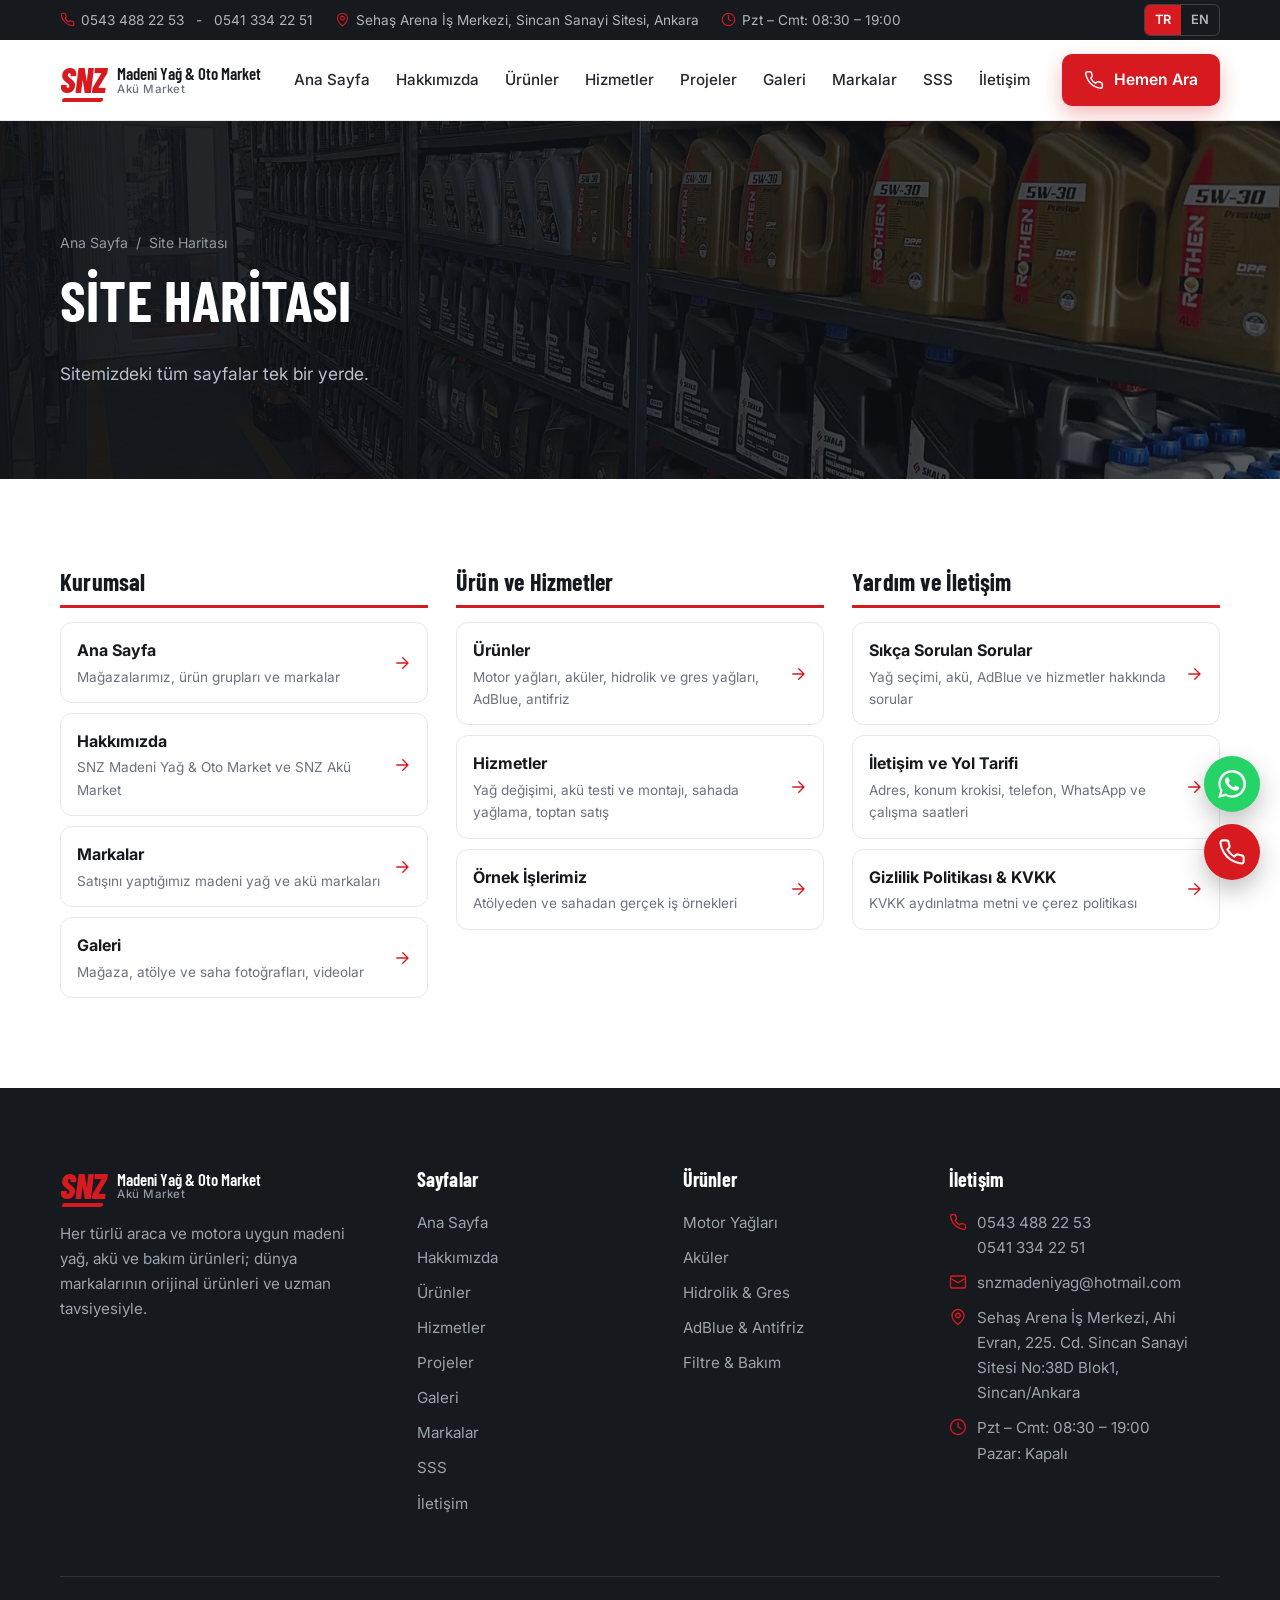
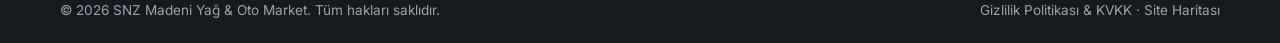
<file: site-haritasi.html>
<!DOCTYPE html>
<html lang="tr">
<head>
  <meta charset="UTF-8">
  <meta name="viewport" content="width=device-width, initial-scale=1.0">
  <title>Site Haritası | SNZ Madeni Yağ &amp; Akü Market</title>
  <meta name="description" content="SNZ Madeni Yağ &amp; Akü Market internet sitesindeki tüm sayfalar: ürünler, hizmetler, örnek işler, galeri, SSS ve iletişim.">
  <meta name="robots" content="index, follow">
  <link rel="canonical" href="https://www.snzmadeniyag.com/site-haritasi.html">
  <!-- Google Search Console: doğrulama kodunu _araclar/seo.py içindeki GSC_CODE alanına yazın -->
  <meta name="theme-color" content="#d71920">
  <link rel="icon" href="assets/img/favicon.svg" type="image/svg+xml">
  <link rel="icon" href="assets/img/favicon-32.png" sizes="32x32" type="image/png">
  <link rel="apple-touch-icon" href="assets/img/apple-touch-icon.png">

  <meta property="og:type" content="website">
  <meta property="og:site_name" content="SNZ Madeni Yağ &amp; Akü Market">
  <meta property="og:locale" content="tr_TR">
  <meta property="og:locale:alternate" content="en_US">
  <meta property="og:title" content="Site Haritası | SNZ Madeni Yağ &amp; Akü Market">
  <meta property="og:description" content="SNZ Madeni Yağ &amp; Akü Market internet sitesindeki tüm sayfalar: ürünler, hizmetler, örnek işler, galeri, SSS ve iletişim.">
  <meta property="og:url" content="https://www.snzmadeniyag.com/site-haritasi.html">
  <meta property="og:image" content="https://www.snzmadeniyag.com/assets/img/og/og-index.jpg">
  <meta property="og:image:width" content="1200">
  <meta property="og:image:height" content="630">
  <meta name="twitter:card" content="summary_large_image">
  <meta name="twitter:title" content="Site Haritası | SNZ Madeni Yağ &amp; Akü Market">
  <meta name="twitter:description" content="SNZ Madeni Yağ &amp; Akü Market internet sitesindeki tüm sayfalar: ürünler, hizmetler, örnek işler, galeri, SSS ve iletişim.">
  <meta name="twitter:image" content="https://www.snzmadeniyag.com/assets/img/og/og-index.jpg">

  <link rel="preconnect" href="https://fonts.googleapis.com">
  <link rel="preconnect" href="https://fonts.gstatic.com" crossorigin>
  <link href="https://fonts.googleapis.com/css2?family=Barlow+Condensed:ital,wght@0,600;0,700;0,800;1,800&family=Inter:wght@400;500;600&display=swap" rel="stylesheet">
  <link rel="stylesheet" href="assets/css/style.css?v=beee071e">
  <link rel="preload" as="image" href="assets/img/page-hero.webp">
  <script type="application/ld+json">
  {
   "@context": "https://schema.org",
   "@graph": [
    {
     "@type": "BreadcrumbList",
     "itemListElement": [
      {
       "@type": "ListItem",
       "position": 1,
       "name": "Ana Sayfa",
       "item": "https://www.snzmadeniyag.com/"
      },
      {
       "@type": "ListItem",
       "position": 2,
       "name": "Site Haritası",
       "item": "https://www.snzmadeniyag.com/site-haritasi.html"
      }
     ]
    }
   ]
  }
  </script>
</head>
<body data-title-en="Sitemap | SNZ Lubricants &amp; Auto Market">
  <div id="site-header"></div>

  <section class="page-hero">
    <div class="container">
      <div class="breadcrumb"><a href="index.html" data-en="Home">Ana Sayfa</a><span>/</span><span data-en="Sitemap">Site Haritası</span></div>
      <h1 data-en="Sitemap">Site Haritası</h1>
      <p data-en="All pages of our website in one place.">Sitemizdeki tüm sayfalar tek bir yerde.</p>
    </div>
  </section>

  <section class="section">
    <div class="container">
      <div class="sitemap">
        <div class="sitemap-col">
          <h2 data-en="Company">Kurumsal</h2>
          <ul>
            <li><a href="index.html"><span><strong data-en="Home">Ana Sayfa</strong><small data-en="Our stores, product groups and brands">Mağazalarımız, ürün grupları ve markalar</small></span><i data-icon="arrow"></i></a></li>
            <li><a href="hakkimizda.html"><span><strong data-en="About Us">Hakkımızda</strong><small data-en="SNZ Lubricants &amp; Auto Market and SNZ Battery Market">SNZ Madeni Yağ &amp; Oto Market ve SNZ Akü Market</small></span><i data-icon="arrow"></i></a></li>
            <li><a href="markalar.html"><span><strong data-en="Brands">Markalar</strong><small data-en="Lubricant and battery brands we sell">Satışını yaptığımız madeni yağ ve akü markaları</small></span><i data-icon="arrow"></i></a></li>
            <li><a href="galeri.html"><span><strong data-en="Gallery">Galeri</strong><small data-en="Store, workshop and field photos, videos">Mağaza, atölye ve saha fotoğrafları, videolar</small></span><i data-icon="arrow"></i></a></li>
          </ul>
        </div>
        <div class="sitemap-col">
          <h2 data-en="Products &amp; Services">Ürün ve Hizmetler</h2>
          <ul>
            <li><a href="urunler.html"><span><strong data-en="Products">Ürünler</strong><small data-en="Engine oils, batteries, hydraulic oils and greases, AdBlue, antifreeze">Motor yağları, aküler, hidrolik ve gres yağları, AdBlue, antifriz</small></span><i data-icon="arrow"></i></a></li>
            <li><a href="hizmetler.html"><span><strong data-en="Services">Hizmetler</strong><small data-en="Oil change, battery testing and fitting, on-site lubrication, wholesale">Yağ değişimi, akü testi ve montajı, sahada yağlama, toptan satış</small></span><i data-icon="arrow"></i></a></li>
            <li><a href="projeler.html"><span><strong data-en="Our Work">Örnek İşlerimiz</strong><small data-en="Real jobs from the workshop and the field">Atölyeden ve sahadan gerçek iş örnekleri</small></span><i data-icon="arrow"></i></a></li>
          </ul>
        </div>
        <div class="sitemap-col">
          <h2 data-en="Help &amp; Contact">Yardım ve İletişim</h2>
          <ul>
            <li><a href="sss.html"><span><strong data-en="FAQ">Sıkça Sorulan Sorular</strong><small data-en="Questions on choosing oil, batteries, AdBlue and services">Yağ seçimi, akü, AdBlue ve hizmetler hakkında sorular</small></span><i data-icon="arrow"></i></a></li>
            <li><a href="iletisim.html"><span><strong data-en="Contact &amp; Directions">İletişim ve Yol Tarifi</strong><small data-en="Address, location map, phone, WhatsApp and opening hours">Adres, konum krokisi, telefon, WhatsApp ve çalışma saatleri</small></span><i data-icon="arrow"></i></a></li>
            <li><a href="gizlilik.html"><span><strong data-en="Privacy Policy &amp; KVKK">Gizlilik Politikası &amp; KVKK</strong><small data-en="KVKK information notice and cookie policy">KVKK aydınlatma metni ve çerez politikası</small></span><i data-icon="arrow"></i></a></li>
          </ul>
        </div>
      </div>
    </div>
  </section>

  <div id="site-footer"></div>
  <script src="assets/js/main.js?v=ee93dcc0" defer></script>
</body>
</html>
</file>
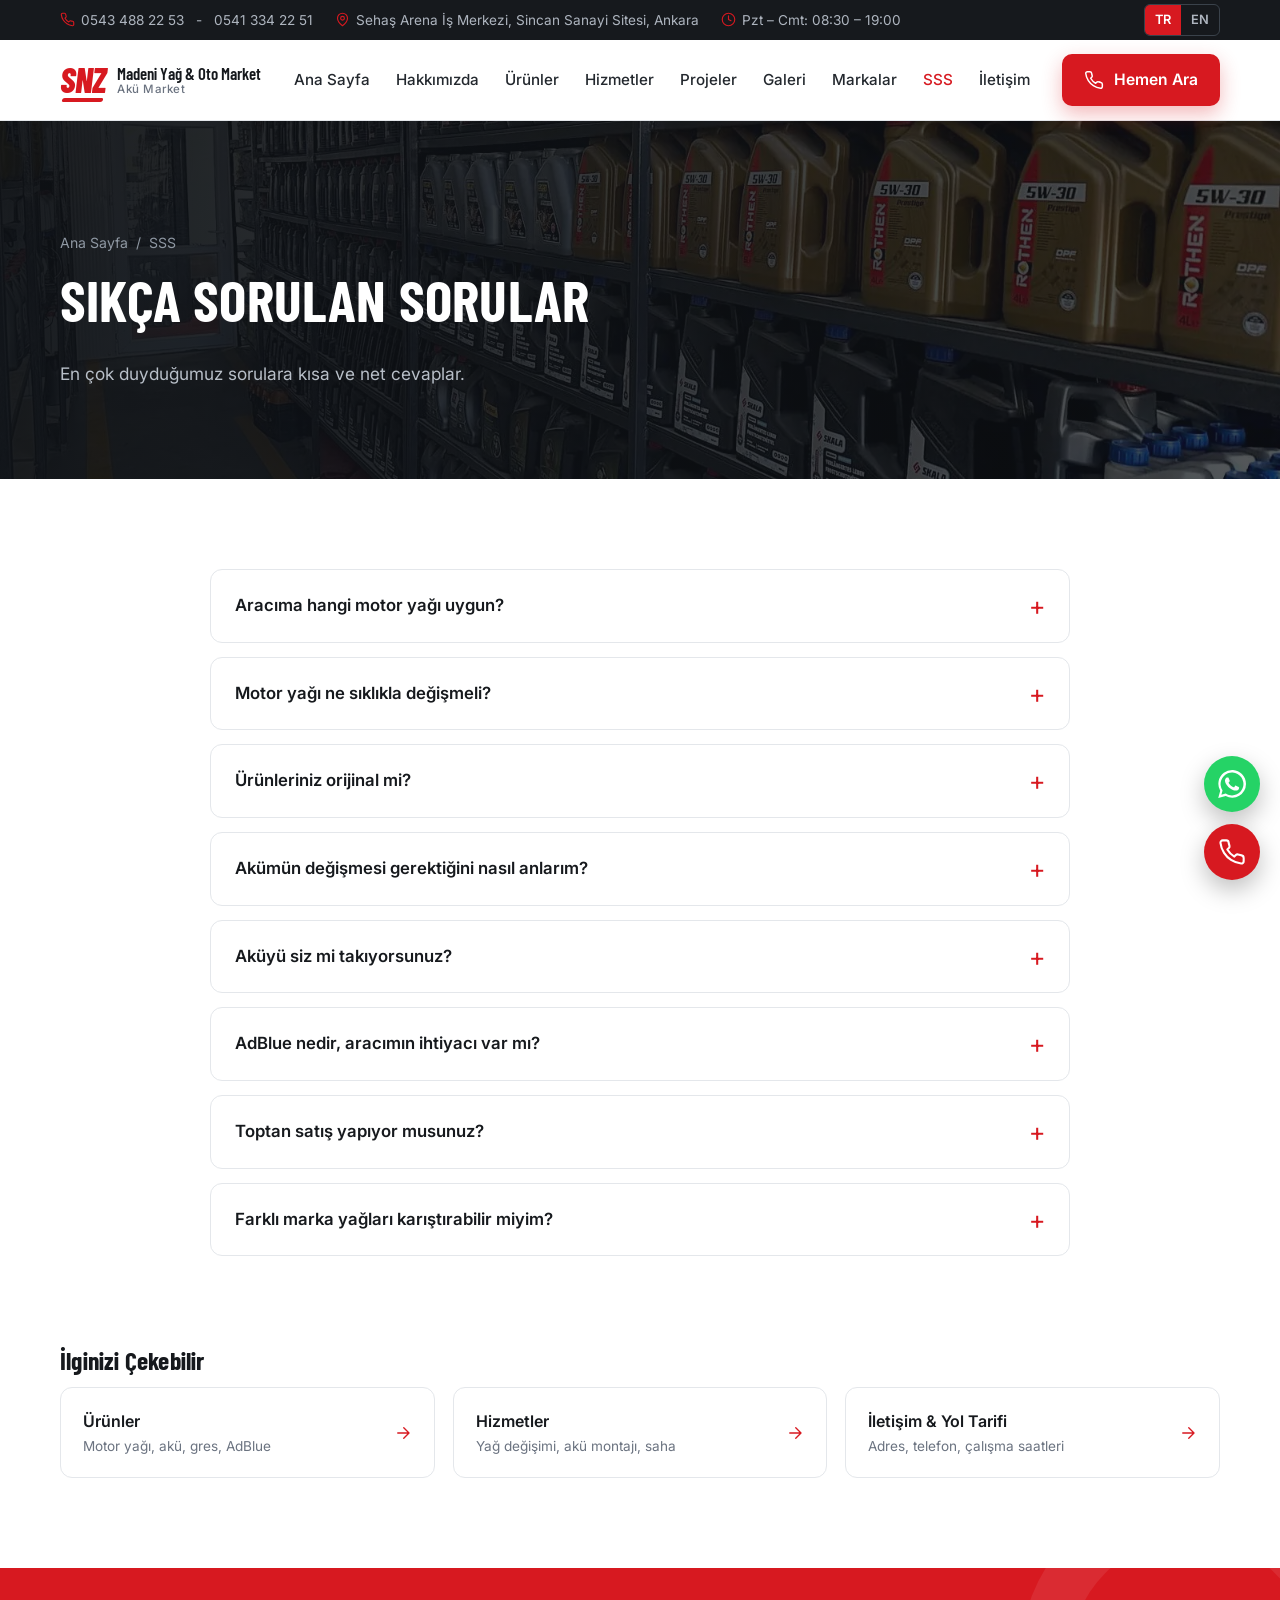
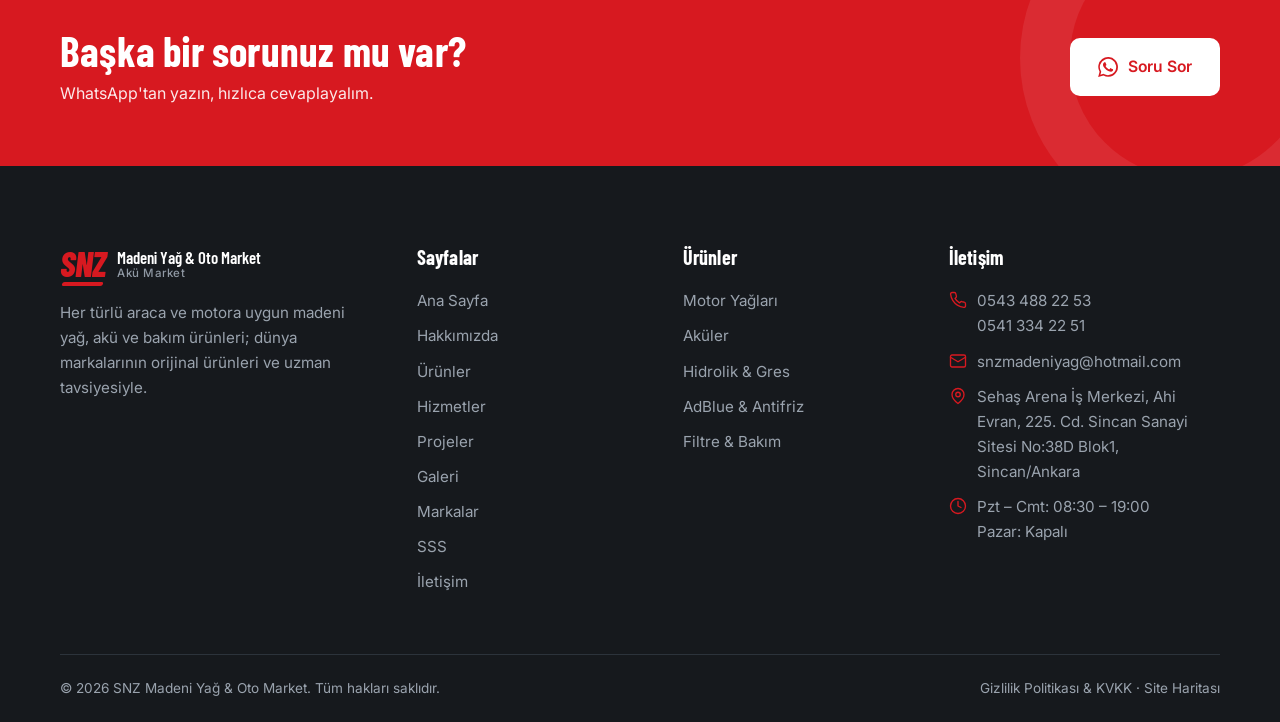
<file: sss.html>
<!DOCTYPE html>
<html lang="tr">
<head>
  <meta charset="UTF-8">
  <meta name="viewport" content="width=device-width, initial-scale=1.0">
  <title>Sıkça Sorulan Sorular: Motor Yağı ve Akü | SNZ Ankara</title>
  <meta name="description" content="Hangi motor yağı uygun, yağ ne sıklıkla değişir, akü ne zaman değişmeli, AdBlue nedir? Motor yağı ve akü hakkında kısa ve net cevaplar.">
  <meta name="robots" content="index, follow">
  <link rel="canonical" href="https://www.snzmadeniyag.com/sss.html">
  <!-- Google Search Console: doğrulama kodunu _araclar/seo.py içindeki GSC_CODE alanına yazın -->
  <meta name="theme-color" content="#d71920">
  <link rel="icon" href="assets/img/favicon.svg" type="image/svg+xml">
  <link rel="icon" href="assets/img/favicon-32.png" sizes="32x32" type="image/png">
  <link rel="apple-touch-icon" href="assets/img/apple-touch-icon.png">

  <meta property="og:type" content="website">
  <meta property="og:site_name" content="SNZ Madeni Yağ &amp; Akü Market">
  <meta property="og:locale" content="tr_TR">
  <meta property="og:locale:alternate" content="en_US">
  <meta property="og:title" content="Sıkça Sorulan Sorular: Motor Yağı ve Akü | SNZ Ankara">
  <meta property="og:description" content="Hangi motor yağı uygun, yağ ne sıklıkla değişir, akü ne zaman değişmeli, AdBlue nedir? Motor yağı ve akü hakkında kısa ve net cevaplar.">
  <meta property="og:url" content="https://www.snzmadeniyag.com/sss.html">
  <meta property="og:image" content="https://www.snzmadeniyag.com/assets/img/og/og-sss.jpg">
  <meta property="og:image:width" content="1200">
  <meta property="og:image:height" content="630">
  <meta name="twitter:card" content="summary_large_image">
  <meta name="twitter:title" content="Sıkça Sorulan Sorular: Motor Yağı ve Akü | SNZ Ankara">
  <meta name="twitter:description" content="Hangi motor yağı uygun, yağ ne sıklıkla değişir, akü ne zaman değişmeli, AdBlue nedir? Motor yağı ve akü hakkında kısa ve net cevaplar.">
  <meta name="twitter:image" content="https://www.snzmadeniyag.com/assets/img/og/og-sss.jpg">

  <link rel="preconnect" href="https://fonts.googleapis.com">
  <link rel="preconnect" href="https://fonts.gstatic.com" crossorigin>
  <link href="https://fonts.googleapis.com/css2?family=Barlow+Condensed:ital,wght@0,600;0,700;0,800;1,800&family=Inter:wght@400;500;600&display=swap" rel="stylesheet">
  <link rel="stylesheet" href="assets/css/style.css?v=beee071e">
  <link rel="preload" as="image" href="assets/img/page-hero.webp">
  <script type="application/ld+json">
  {
   "@context": "https://schema.org",
   "@graph": [
    {
     "@type": "FAQPage",
     "mainEntity": [
      {
       "@type": "Question",
       "name": "Aracıma hangi motor yağı uygun?",
       "acceptedAnswer": {
        "@type": "Answer",
        "text": "we'll tell you.\">Bu, aracınızın üretici onayına (örn. VW 504.00, MB 229.51) ve önerilen viskoziteye bağlıdır. Bu bilgiler kullanım kılavuzunda yazar. Dilerseniz marka, model, yıl ve motor bilgisini bize iletin, uygun yağı biz söyleyelim."
       }
      },
      {
       "@type": "Question",
       "name": "Motor yağı ne sıklıkla değişmeli?",
       "acceptedAnswer": {
        "@type": "Answer",
        "text": "Modern araçların çoğunda 10.000–15.000 km'de bir ya da yılda bir (hangisi önce gelirse) değişim önerilir. Yoğun şehir içi kullanım, kısa mesafeler ve LPG kullanımı bu aralığı kısaltabilir."
       }
      },
      {
       "@type": "Question",
       "name": "Ürünleriniz orijinal mi?",
       "acceptedAnswer": {
        "@type": "Answer",
        "text": "Evet. Tüm ürünlerimiz yetkili distribütörlerden temin edilir ve faturalı olarak satılır."
       }
      },
      {
       "@type": "Question",
       "name": "Akümün değişmesi gerektiğini nasıl anlarım?",
       "acceptedAnswer": {
        "@type": "Answer",
        "text": "free battery test.\">Marşın ağır basması, farların sönükleşmesi ve soğukta zor çalışma yaygın belirtilerdir. Aküler genellikle 3–5 yıl dayanır. Ücretsiz akü testi için mağazamıza uğrayabilirsiniz."
       }
      },
      {
       "@type": "Question",
       "name": "Aküyü siz mi takıyorsunuz?",
       "acceptedAnswer": {
        "@type": "Answer",
        "text": "Evet, bizden aldığınız aküyü mağazamızda ücretsiz takıyoruz. Eski akünüzü de geri alıyoruz."
       }
      },
      {
       "@type": "Question",
       "name": "AdBlue nedir, aracımın ihtiyacı var mı?",
       "acceptedAnswer": {
        "@type": "Answer",
        "text": "AdBlue products.\">AdBlue, SCR sistemli dizel araçlarda emisyonu azaltmak için kullanılan bir üre çözeltisidir. Aracınızda mavi kapaklı bir AdBlue deposu varsa ya da göstergede AdBlue uyarısı çıkıyorsa ihtiyacı vardır. AdBlue ürünlerimize göz atın."
       }
      },
      {
       "@type": "Question",
       "name": "Toptan satış yapıyor musunuz?",
       "acceptedAnswer": {
        "@type": "Answer",
        "text": "Contact us for a quote.\">Evet. Oto sanayi ustalarına, bayilere ve filo sahiplerine özel fiyat ve düzenli tedarik sağlıyoruz. Teklif için bizimle iletişime geçin."
       }
      },
      {
       "@type": "Question",
       "name": "Farklı marka yağları karıştırabilir miyim?",
       "acceptedAnswer": {
        "@type": "Answer",
        "text": "Aynı viskozite ve normdaki bir yağla tamamlama yapmak genellikle sorun yaratmaz. Ancak en iyi performans için her değişimde tek bir ürün kullanmanızı öneririz."
       }
      }
     ]
    },
    {
     "@type": "BreadcrumbList",
     "itemListElement": [
      {
       "@type": "ListItem",
       "position": 1,
       "name": "Ana Sayfa",
       "item": "https://www.snzmadeniyag.com/"
      },
      {
       "@type": "ListItem",
       "position": 2,
       "name": "SSS",
       "item": "https://www.snzmadeniyag.com/sss.html"
      }
     ]
    }
   ]
  }
  </script>
</head>
<body data-title-en="FAQ | SNZ Lubricants & Auto Market">
  <div id="site-header"></div>

  <section class="page-hero">
    <div class="container">
      <div class="breadcrumb"><a href="index.html" data-en="Home">Ana Sayfa</a><span>/</span><span data-en="FAQ">SSS</span></div>
      <h1 data-en="Frequently Asked Questions">Sıkça Sorulan Sorular</h1>
      <p data-en="Quick answers to the questions we hear most often.">En çok duyduğumuz sorulara kısa ve net cevaplar.</p>
    </div>
  </section>

  <section class="section">
    <div class="container">
      <div class="faq">
        <div class="faq-item reveal">
          <button class="faq-q" aria-expanded="false"><span data-en="Which engine oil is right for my car?">Aracıma hangi motor yağı uygun?</span></button>
          <div class="faq-a"><p data-en="It depends on your vehicle's manufacturer approval (e.g. VW 504.00, MB 229.51) and the recommended viscosity. You'll find these in your owner's manual — or just send us your make, model, year and engine and <a class='text-link' href='iletisim.html'>we'll tell you</a>.">Bu, aracınızın üretici onayına (örn. VW 504.00, MB 229.51) ve önerilen viskoziteye bağlıdır. Bu bilgiler kullanım kılavuzunda yazar. Dilerseniz marka, model, yıl ve motor bilgisini bize iletin, uygun yağı <a class="text-link" href="iletisim.html">biz söyleyelim</a>.</p></div>
        </div>
        <div class="faq-item reveal">
          <button class="faq-q" aria-expanded="false"><span data-en="How often should I change my engine oil?">Motor yağı ne sıklıkla değişmeli?</span></button>
          <div class="faq-a"><p data-en="Most modern cars require a change every 10,000–15,000 km or once a year, whichever comes first. Heavy city traffic, short trips and LPG use may shorten this interval.">Modern araçların çoğunda 10.000–15.000 km'de bir ya da yılda bir (hangisi önce gelirse) değişim önerilir. Yoğun şehir içi kullanım, kısa mesafeler ve LPG kullanımı bu aralığı kısaltabilir.</p></div>
        </div>
        <div class="faq-item reveal">
          <button class="faq-q" aria-expanded="false"><span data-en="Are your products original?">Ürünleriniz orijinal mi?</span></button>
          <div class="faq-a"><p data-en="Yes. All our products come from authorised distributors and are sold with an invoice.">Evet. Tüm ürünlerimiz yetkili distribütörlerden temin edilir ve faturalı olarak satılır.</p></div>
        </div>
        <div class="faq-item reveal">
          <button class="faq-q" aria-expanded="false"><span data-en="How do I know my battery needs replacing?">Akümün değişmesi gerektiğini nasıl anlarım?</span></button>
          <div class="faq-a"><p data-en="Slow cranking, dimming lights and difficulty starting in cold weather are common signs. Batteries usually last 3–5 years. Drop by for a <a class='text-link' href='hizmetler.html'>free battery test</a>.">Marşın ağır basması, farların sönükleşmesi ve soğukta zor çalışma yaygın belirtilerdir. Aküler genellikle 3–5 yıl dayanır. <a class="text-link" href="hizmetler.html">Ücretsiz akü testi</a> için mağazamıza uğrayabilirsiniz.</p></div>
        </div>
        <div class="faq-item reveal">
          <button class="faq-q" aria-expanded="false"><span data-en="Do you install the battery?">Aküyü siz mi takıyorsunuz?</span></button>
          <div class="faq-a"><p data-en="Yes, we install batteries purchased from us free of charge at our store. We also take back your old battery.">Evet, bizden aldığınız aküyü mağazamızda ücretsiz takıyoruz. Eski akünüzü de geri alıyoruz.</p></div>
        </div>
        <div class="faq-item reveal">
          <button class="faq-q" aria-expanded="false"><span data-en="What is AdBlue and does my car need it?">AdBlue nedir, aracımın ihtiyacı var mı?</span></button>
          <div class="faq-a"><p data-en="AdBlue is a urea solution used by diesel vehicles with an SCR system to reduce emissions. If your vehicle has a blue-capped AdBlue tank or shows an AdBlue warning, it needs it. See our <a class='text-link' href='urunler.html#bakim'>AdBlue products</a>.">AdBlue, SCR sistemli dizel araçlarda emisyonu azaltmak için kullanılan bir üre çözeltisidir. Aracınızda mavi kapaklı bir AdBlue deposu varsa ya da göstergede AdBlue uyarısı çıkıyorsa ihtiyacı vardır. <a class="text-link" href="urunler.html#bakim">AdBlue ürünlerimize</a> göz atın.</p></div>
        </div>
        <div class="faq-item reveal">
          <button class="faq-q" aria-expanded="false"><span data-en="Do you sell wholesale?">Toptan satış yapıyor musunuz?</span></button>
          <div class="faq-a"><p data-en="Yes. We offer special prices and regular supply to workshops, dealers and fleet owners. <a class='text-link' href='iletisim.html'>Contact us</a> for a quote.">Evet. Oto sanayi ustalarına, bayilere ve filo sahiplerine özel fiyat ve düzenli tedarik sağlıyoruz. Teklif için <a class="text-link" href="iletisim.html">bizimle iletişime geçin</a>.</p></div>
        </div>
        <div class="faq-item reveal">
          <button class="faq-q" aria-expanded="false"><span data-en="Can I mix different oil brands?">Farklı marka yağları karıştırabilir miyim?</span></button>
          <div class="faq-a"><p data-en="Topping up with an oil of the same viscosity and specification is generally safe, but for best performance we recommend using a single product at each oil change.">Aynı viskozite ve normdaki bir yağla tamamlama yapmak genellikle sorun yaratmaz. Ancak en iyi performans için her değişimde tek bir ürün kullanmanızı öneririz.</p></div>
        </div>
      </div>
    </div>
  </section>

  <section class="section" style="padding-top:0">
    <div class="container">
      <h2 class="reveal" style="font-size:1.6rem" data-en="You may also like">İlginizi Çekebilir</h2>
      <div class="related reveal">
        <a href="urunler.html"><span><span data-en="Products">Ürünler</span><small data-en="Engine oil, batteries, grease, AdBlue">Motor yağı, akü, gres, AdBlue</small></span><i data-icon="arrow"></i></a>
        <a href="hizmetler.html"><span><span data-en="Services">Hizmetler</span><small data-en="Oil change, batteries, on-site">Yağ değişimi, akü montajı, saha</small></span><i data-icon="arrow"></i></a>
        <a href="iletisim.html"><span><span data-en="Contact &amp; Directions">İletişim & Yol Tarifi</span><small data-en="Address, phone, opening hours">Adres, telefon, çalışma saatleri</small></span><i data-icon="arrow"></i></a>
      </div>
    </div>
  </section>

  <section class="cta-band">
    <div class="container">
      <div>
        <h2 data-en="Still have a question?">Başka bir sorunuz mu var?</h2>
        <p data-en="Message us on WhatsApp — we'll reply quickly.">WhatsApp'tan yazın, hızlıca cevaplayalım.</p>
      </div>
      <a data-site="whatsapp" target="_blank" rel="noopener" class="btn btn-dark"><i data-icon="whatsapp"></i><span data-en="Ask a Question">Soru Sor</span></a>
    </div>
  </section>

  <div id="site-footer"></div>
  <script src="assets/js/main.js?v=ee93dcc0" defer></script>
</body>
</html>
</file>
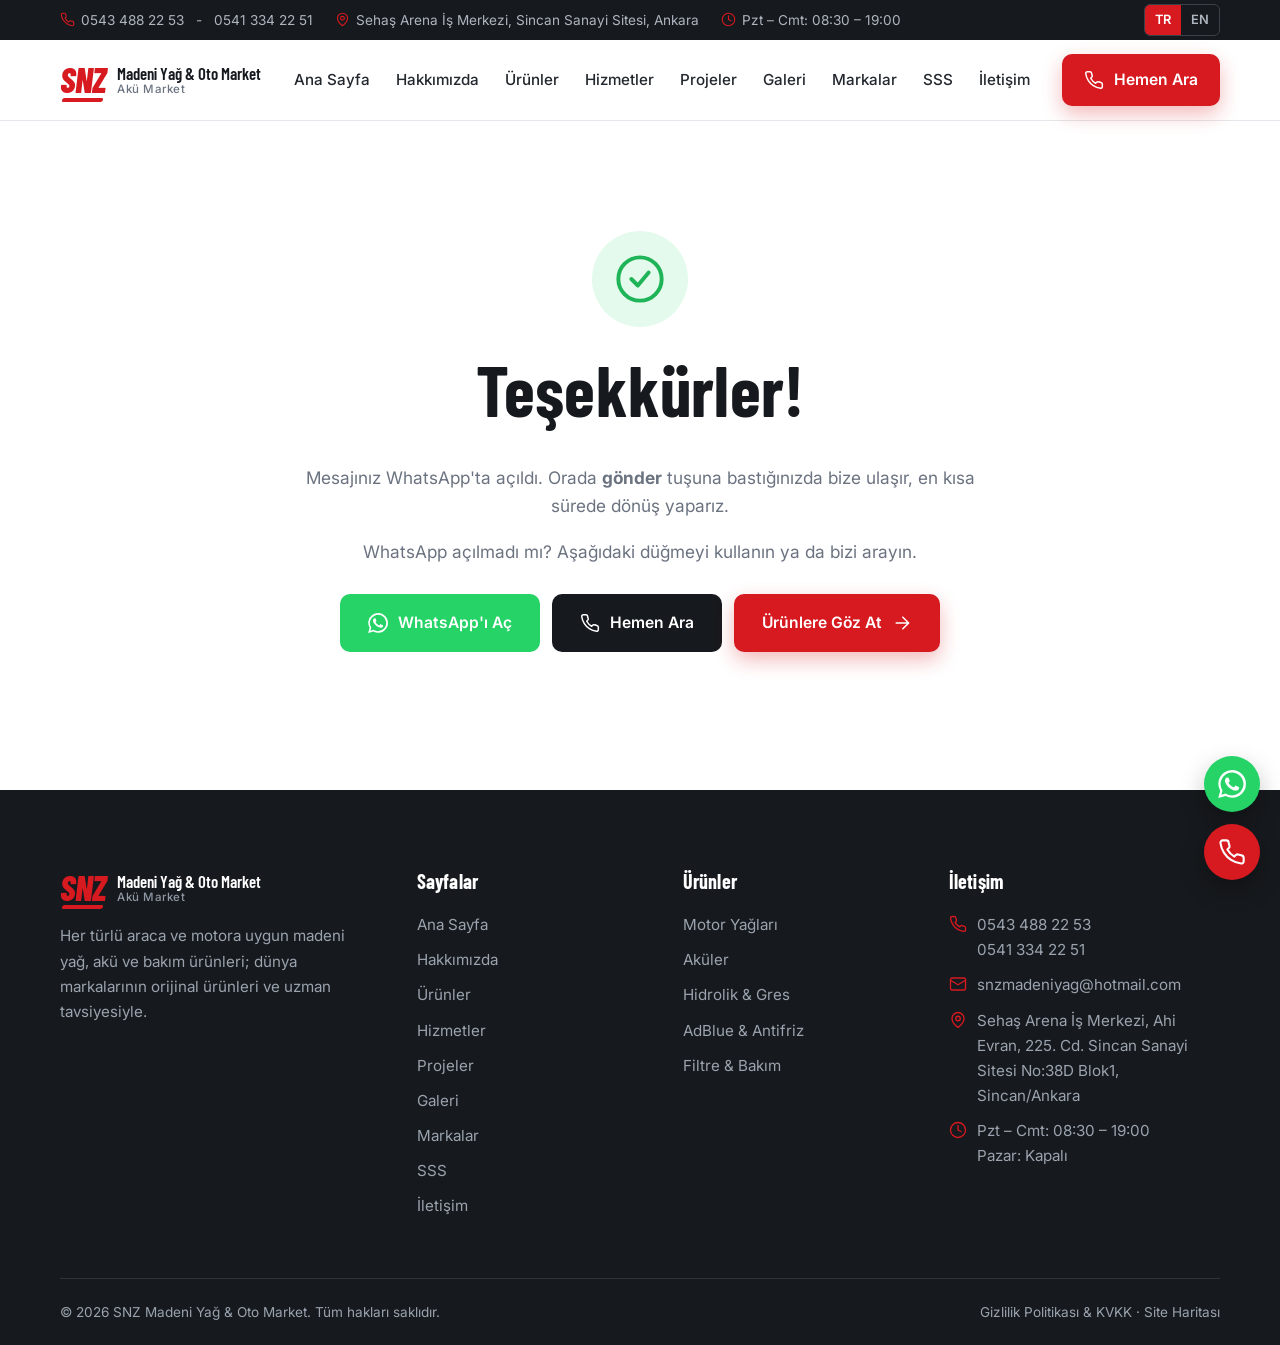
<file: tesekkurler.html>
<!DOCTYPE html>
<html lang="tr">
<head>
  <meta charset="UTF-8">
  <meta name="viewport" content="width=device-width, initial-scale=1.0">
  <title>Teşekkürler | SNZ Madeni Yağ &amp; Akü Market</title>
  <meta name="description" content="Mesajınız için teşekkür ederiz. En kısa sürede dönüş yapacağız.">
  <meta name="robots" content="noindex, follow">
  <link rel="canonical" href="https://www.snzmadeniyag.com/tesekkurler.html">
  <!-- Google Search Console: doğrulama kodunu _araclar/seo.py içindeki GSC_CODE alanına yazın -->
  <meta name="theme-color" content="#d71920">
  <link rel="icon" href="assets/img/favicon.svg" type="image/svg+xml">
  <link rel="icon" href="assets/img/favicon-32.png" sizes="32x32" type="image/png">
  <link rel="apple-touch-icon" href="assets/img/apple-touch-icon.png">

  <meta property="og:type" content="website">
  <meta property="og:site_name" content="SNZ Madeni Yağ &amp; Akü Market">
  <meta property="og:locale" content="tr_TR">
  <meta property="og:locale:alternate" content="en_US">
  <meta property="og:title" content="Teşekkürler | SNZ Madeni Yağ &amp; Akü Market">
  <meta property="og:description" content="Mesajınız için teşekkür ederiz. En kısa sürede dönüş yapacağız.">
  <meta property="og:url" content="https://www.snzmadeniyag.com/tesekkurler.html">
  <meta property="og:image" content="https://www.snzmadeniyag.com/assets/img/og/og-index.jpg">
  <meta property="og:image:width" content="1200">
  <meta property="og:image:height" content="630">
  <meta name="twitter:card" content="summary_large_image">
  <meta name="twitter:title" content="Teşekkürler | SNZ Madeni Yağ &amp; Akü Market">
  <meta name="twitter:description" content="Mesajınız için teşekkür ederiz. En kısa sürede dönüş yapacağız.">
  <meta name="twitter:image" content="https://www.snzmadeniyag.com/assets/img/og/og-index.jpg">

  <link rel="preconnect" href="https://fonts.googleapis.com">
  <link rel="preconnect" href="https://fonts.gstatic.com" crossorigin>
  <link href="https://fonts.googleapis.com/css2?family=Barlow+Condensed:ital,wght@0,600;0,700;0,800;1,800&family=Inter:wght@400;500;600&display=swap" rel="stylesheet">
  <link rel="stylesheet" href="assets/css/style.css?v=beee071e">
</head>
<body data-title-en="Thank You | SNZ Lubricants & Auto Market">
  <div id="site-header"></div>

  <section class="section notfound">
    <div class="container">
      <div class="thanks-icon"><i data-icon="check"></i></div>
      <h1 data-en="Thank You!">Teşekkürler!</h1>
      <p data-en="Your message has opened in WhatsApp. Once you press <strong>send</strong> there, it reaches us and we'll reply as soon as possible.">Mesajınız WhatsApp'ta açıldı. Orada <strong>gönder</strong> tuşuna bastığınızda bize ulaşır, en kısa sürede dönüş yaparız.</p>
      <p class="notfound-help" data-en="WhatsApp didn't open? Use the button below or call us.">WhatsApp açılmadı mı? Aşağıdaki düğmeyi kullanın ya da bizi arayın.</p>
      <div class="notfound-links">
        <a data-site="whatsapp" target="_blank" rel="noopener" class="btn btn-whatsapp"><i data-icon="whatsapp"></i><span data-en="Open WhatsApp">WhatsApp'ı Aç</span></a>
        <a data-site="phone1" class="btn btn-dark"><i data-icon="phone"></i><span data-en="Call Now">Hemen Ara</span></a>
        <a href="urunler.html" class="btn btn-primary"><span data-en="Browse Products">Ürünlere Göz At</span><i data-icon="arrow"></i></a>
      </div>
    </div>
  </section>

  <div id="site-footer"></div>
  <script src="assets/js/main.js?v=ee93dcc0" defer></script>
</body>
</html>
</file>
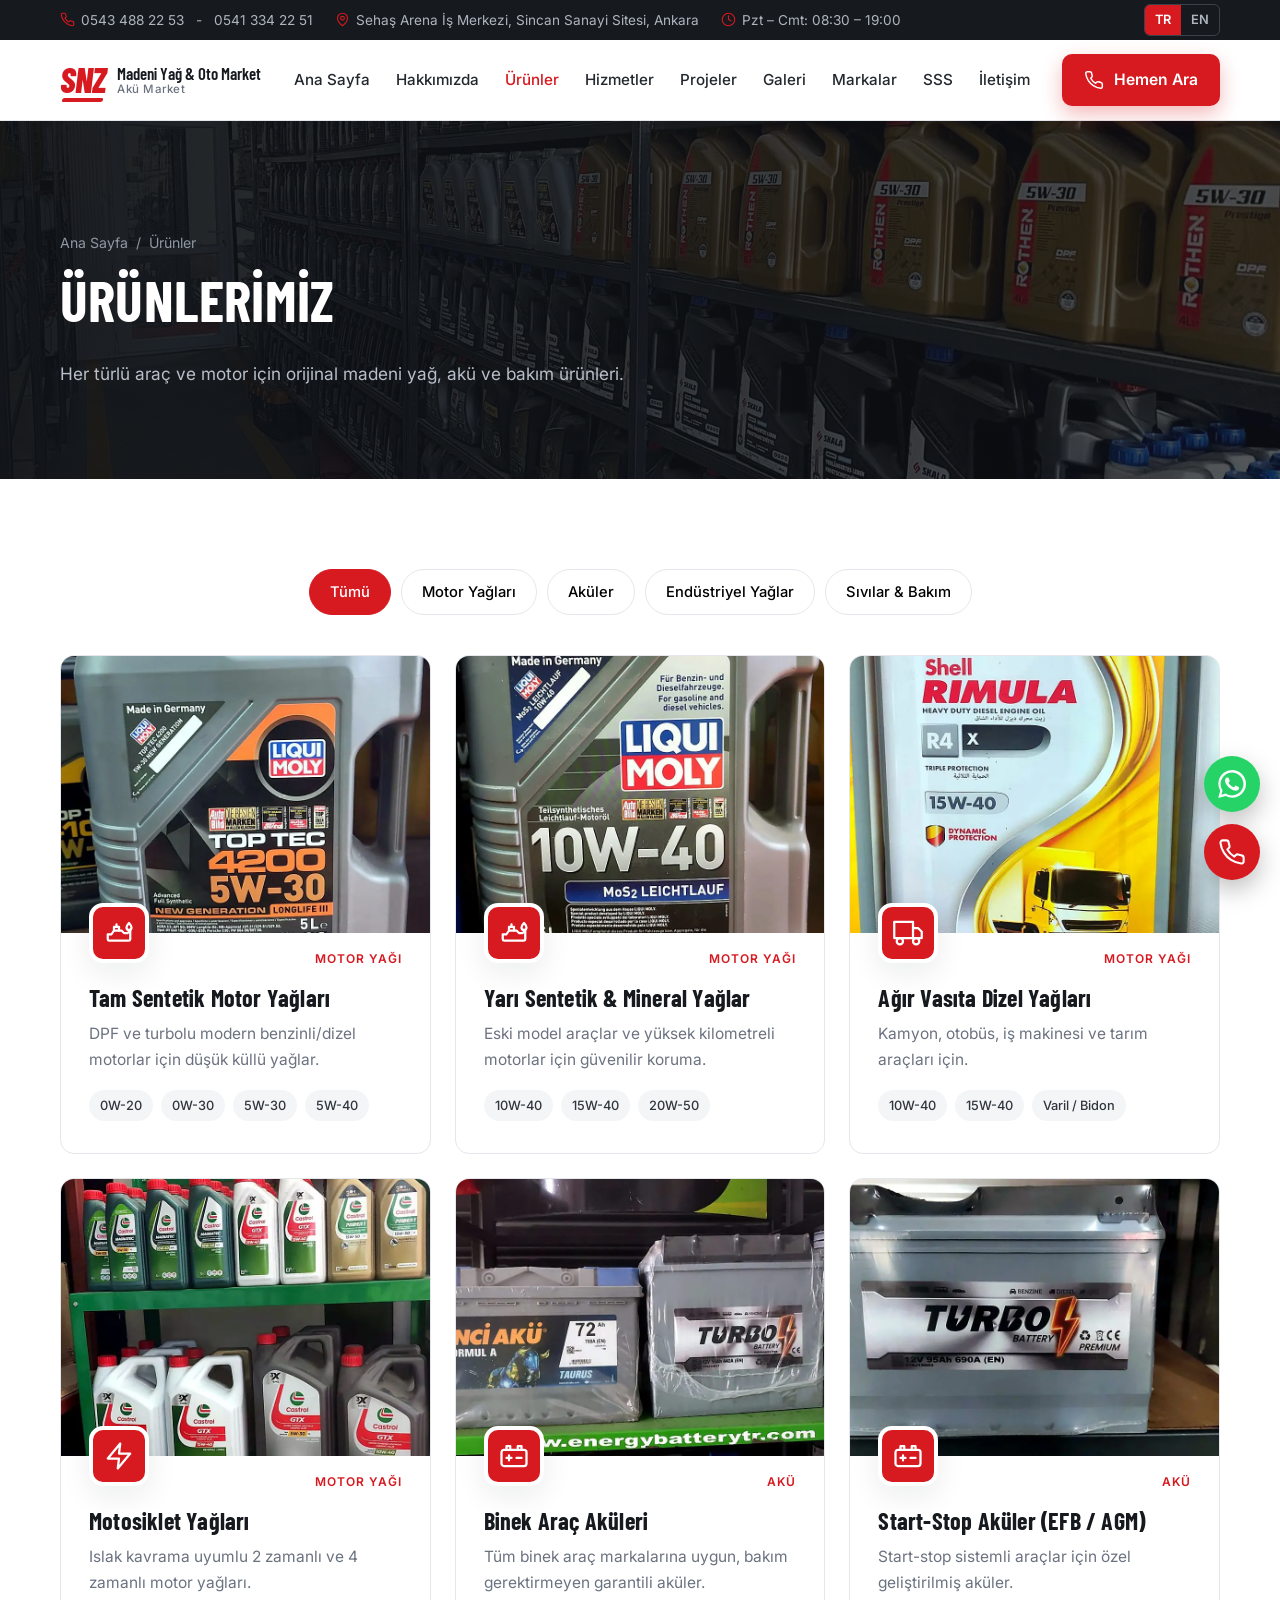
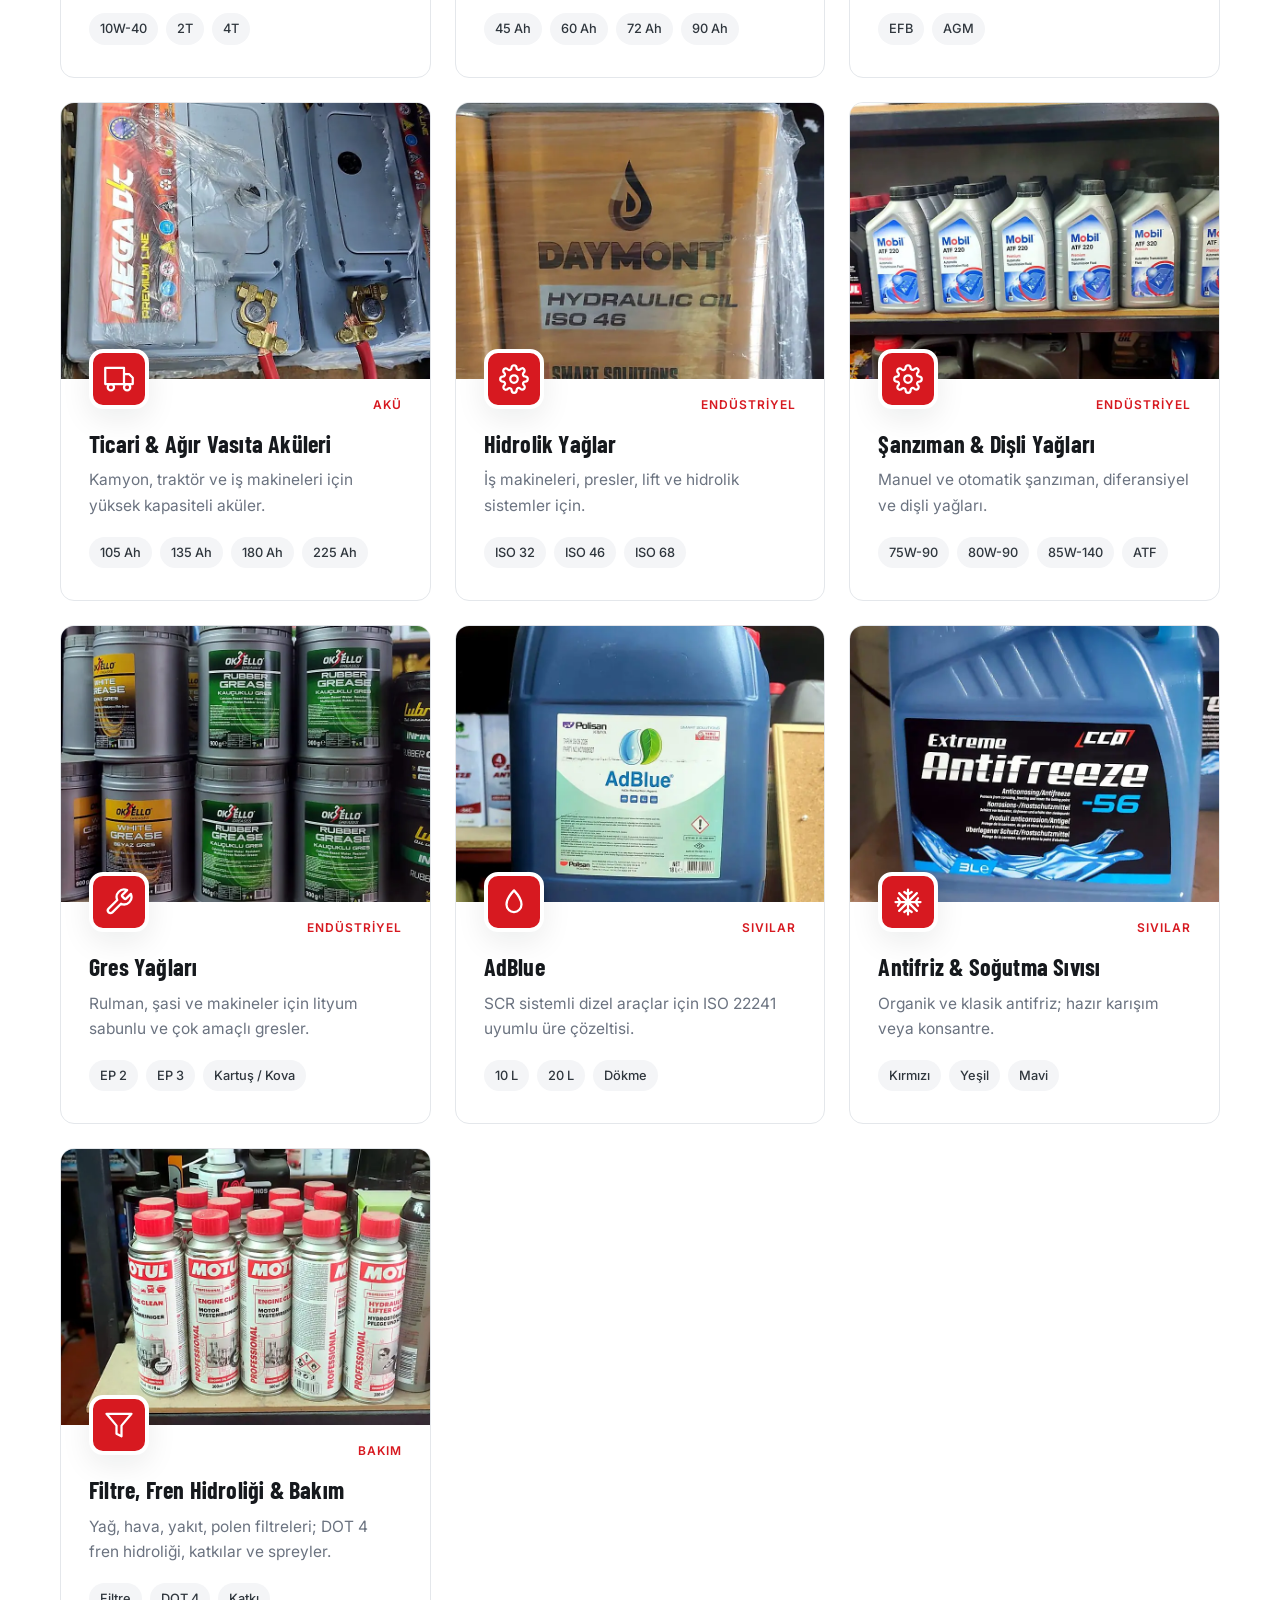
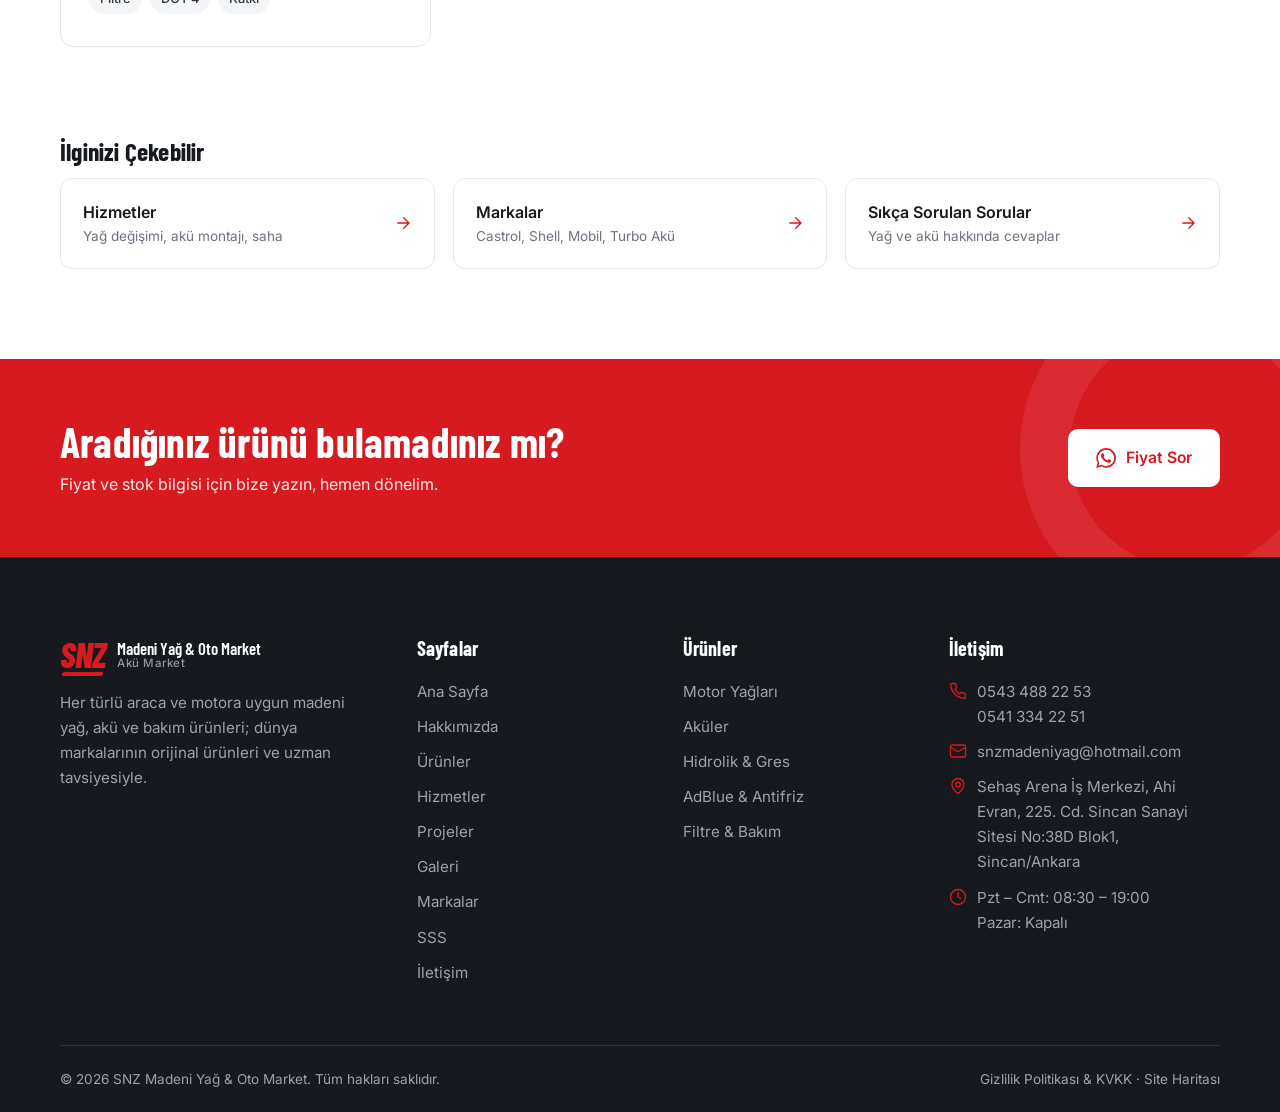
<file: urunler.html>
<!DOCTYPE html>
<html lang="tr">
<head>
  <meta charset="UTF-8">
  <meta name="viewport" content="width=device-width, initial-scale=1.0">
  <title>Ürünler: Motor Yağı, Akü, Gres, AdBlue | SNZ Ankara</title>
  <meta name="description" content="Tam sentetik ve mineral motor yağları, binek ve ağır vasıta aküleri, hidrolik, şanzıman ve gres yağları, AdBlue, antifriz ve bakım ürünleri. Ankara&#x27;da stoktan teslim.">
  <meta name="robots" content="index, follow">
  <link rel="canonical" href="https://www.snzmadeniyag.com/urunler.html">
  <!-- Google Search Console: doğrulama kodunu _araclar/seo.py içindeki GSC_CODE alanına yazın -->
  <meta name="theme-color" content="#d71920">
  <link rel="icon" href="assets/img/favicon.svg" type="image/svg+xml">
  <link rel="icon" href="assets/img/favicon-32.png" sizes="32x32" type="image/png">
  <link rel="apple-touch-icon" href="assets/img/apple-touch-icon.png">

  <meta property="og:type" content="website">
  <meta property="og:site_name" content="SNZ Madeni Yağ &amp; Akü Market">
  <meta property="og:locale" content="tr_TR">
  <meta property="og:locale:alternate" content="en_US">
  <meta property="og:title" content="Ürünler: Motor Yağı, Akü, Gres, AdBlue | SNZ Ankara">
  <meta property="og:description" content="Tam sentetik ve mineral motor yağları, binek ve ağır vasıta aküleri, hidrolik, şanzıman ve gres yağları, AdBlue, antifriz ve bakım ürünleri. Ankara&#x27;da stoktan teslim.">
  <meta property="og:url" content="https://www.snzmadeniyag.com/urunler.html">
  <meta property="og:image" content="https://www.snzmadeniyag.com/assets/img/og/og-urunler.jpg">
  <meta property="og:image:width" content="1200">
  <meta property="og:image:height" content="630">
  <meta name="twitter:card" content="summary_large_image">
  <meta name="twitter:title" content="Ürünler: Motor Yağı, Akü, Gres, AdBlue | SNZ Ankara">
  <meta name="twitter:description" content="Tam sentetik ve mineral motor yağları, binek ve ağır vasıta aküleri, hidrolik, şanzıman ve gres yağları, AdBlue, antifriz ve bakım ürünleri. Ankara&#x27;da stoktan teslim.">
  <meta name="twitter:image" content="https://www.snzmadeniyag.com/assets/img/og/og-urunler.jpg">

  <link rel="preconnect" href="https://fonts.googleapis.com">
  <link rel="preconnect" href="https://fonts.gstatic.com" crossorigin>
  <link href="https://fonts.googleapis.com/css2?family=Barlow+Condensed:ital,wght@0,600;0,700;0,800;1,800&family=Inter:wght@400;500;600&display=swap" rel="stylesheet">
  <link rel="stylesheet" href="assets/css/style.css?v=beee071e">
  <link rel="preload" as="image" href="assets/img/page-hero.webp">
  <script type="application/ld+json">
  {
   "@context": "https://schema.org",
   "@graph": [
    {
     "@type": "BreadcrumbList",
     "itemListElement": [
      {
       "@type": "ListItem",
       "position": 1,
       "name": "Ana Sayfa",
       "item": "https://www.snzmadeniyag.com/"
      },
      {
       "@type": "ListItem",
       "position": 2,
       "name": "Ürünler",
       "item": "https://www.snzmadeniyag.com/urunler.html"
      }
     ]
    }
   ]
  }
  </script>
</head>
<body data-title-en="Products | SNZ Lubricants & Auto Market">
  <div id="site-header"></div>

  <section class="page-hero">
    <div class="container">
      <div class="breadcrumb"><a href="index.html" data-en="Home">Ana Sayfa</a><span>/</span><span data-en="Products">Ürünler</span></div>
      <h1 data-en="Our Products">Ürünlerimiz</h1>
      <p data-en="Original lubricants, batteries and maintenance products for every vehicle and engine.">Her türlü araç ve motor için orijinal madeni yağ, akü ve bakım ürünleri.</p>
    </div>
  </section>

  <section class="section">
    <div class="container">
      <div class="filter-bar reveal">
        <button type="button" data-filter="all" class="active" data-en="All">Tümü</button>
        <button type="button" data-filter="motor" data-en="Engine Oils">Motor Yağları</button>
        <button type="button" data-filter="aku" data-en="Batteries">Aküler</button>
        <button type="button" data-filter="endustriyel" data-en="Industrial Oils">Endüstriyel Yağlar</button>
        <button type="button" data-filter="bakim" data-en="Fluids &amp; Care">Sıvılar &amp; Bakım</button>
      </div>

      <div class="grid grid-3">
        <!-- Motor yağları -->
        <div class="card product" data-cat="motor">
          <div class="card-media"><img decoding="async" src="assets/img/urun-sentetik.webp" alt="Liqui Moly Top Tec 4200 5W-30 tam sentetik motor yağı" loading="lazy" width="800" height="600"></div>
          <div class="product-top"><div class="icon-box"><i data-icon="oil"></i></div><span class="product-cat" data-en="Engine Oil">Motor Yağı</span></div>
          <h3 data-en="Fully Synthetic Engine Oils">Tam Sentetik Motor Yağları</h3>
          <p data-en="Low-SAPS oils for modern petrol and diesel engines with DPF and turbo.">DPF ve turbolu modern benzinli/dizel motorlar için düşük küllü yağlar.</p>
          <div class="tag-list"><span class="tag">0W-20</span><span class="tag">0W-30</span><span class="tag">5W-30</span><span class="tag">5W-40</span></div>
        </div>
        <div class="card product" data-cat="motor">
          <div class="card-media"><img decoding="async" src="assets/img/urun-mineral.webp" alt="Liqui Moly 10W-40 yarı sentetik motor yağı" loading="lazy" width="800" height="600"></div>
          <div class="product-top"><div class="icon-box"><i data-icon="oil"></i></div><span class="product-cat" data-en="Engine Oil">Motor Yağı</span></div>
          <h3 data-en="Semi-Synthetic &amp; Mineral Oils">Yarı Sentetik &amp; Mineral Yağlar</h3>
          <p data-en="Reliable protection for older vehicles and high-mileage engines.">Eski model araçlar ve yüksek kilometreli motorlar için güvenilir koruma.</p>
          <div class="tag-list"><span class="tag">10W-40</span><span class="tag">15W-40</span><span class="tag">20W-50</span></div>
        </div>
        <div class="card product" data-cat="motor">
          <div class="card-media"><img decoding="async" src="assets/img/urun-agir.webp" alt="Shell Rimula R4 X 15W-40 ağır vasıta dizel motor yağı" loading="lazy" width="800" height="600"></div>
          <div class="product-top"><div class="icon-box"><i data-icon="truck"></i></div><span class="product-cat" data-en="Engine Oil">Motor Yağı</span></div>
          <h3 data-en="Heavy-Duty Diesel Oils">Ağır Vasıta Dizel Yağları</h3>
          <p data-en="For trucks, buses, construction and agricultural machinery.">Kamyon, otobüs, iş makinesi ve tarım araçları için.</p>
          <div class="tag-list"><span class="tag">10W-40</span><span class="tag">15W-40</span><span class="tag" data-en="Bulk / drum">Varil / Bidon</span></div>
        </div>
        <div class="card product" data-cat="motor">
          <div class="card-media"><img decoding="async" src="assets/img/urun-moto.webp" alt="Castrol motor yağları rafı" loading="lazy" width="800" height="600"></div>
          <div class="product-top"><div class="icon-box"><i data-icon="bolt"></i></div><span class="product-cat" data-en="Engine Oil">Motor Yağı</span></div>
          <h3 data-en="Motorcycle Oils">Motosiklet Yağları</h3>
          <p data-en="2-stroke and 4-stroke oils with wet-clutch compatibility.">Islak kavrama uyumlu 2 zamanlı ve 4 zamanlı motor yağları.</p>
          <div class="tag-list"><span class="tag">10W-40</span><span class="tag">2T</span><span class="tag">4T</span></div>
        </div>

        <!-- Aküler -->
        <div class="card product" data-cat="aku">
          <div class="card-media"><img decoding="async" src="assets/img/urun-aku-binek.webp" alt="İnci Akü ve Turbo binek araç aküleri" loading="lazy" width="800" height="600"></div>
          <div class="product-top"><div class="icon-box"><i data-icon="battery"></i></div><span class="product-cat" data-en="Battery">Akü</span></div>
          <h3 data-en="Car Batteries">Binek Araç Aküleri</h3>
          <p data-en="Maintenance-free batteries for all car makes, with warranty.">Tüm binek araç markalarına uygun, bakım gerektirmeyen garantili aküler.</p>
          <div class="tag-list"><span class="tag">45 Ah</span><span class="tag">60 Ah</span><span class="tag">72 Ah</span><span class="tag">90 Ah</span></div>
        </div>
        <div class="card product" data-cat="aku">
          <div class="card-media"><img decoding="async" src="assets/img/urun-aku-efb.webp" alt="Turbo Premium akü" loading="lazy" width="800" height="600"></div>
          <div class="product-top"><div class="icon-box"><i data-icon="battery"></i></div><span class="product-cat" data-en="Battery">Akü</span></div>
          <h3 data-en="Start-Stop Batteries (EFB / AGM)">Start-Stop Aküler (EFB / AGM)</h3>
          <p data-en="Batteries designed for vehicles with start-stop systems.">Start-stop sistemli araçlar için özel geliştirilmiş aküler.</p>
          <div class="tag-list"><span class="tag">EFB</span><span class="tag">AGM</span></div>
        </div>
        <div class="card product" data-cat="aku">
          <div class="card-media"><img decoding="async" src="assets/img/urun-aku-agir.webp" alt="Mega DC ağır vasıta aküsü montajı" loading="lazy" width="800" height="600"></div>
          <div class="product-top"><div class="icon-box"><i data-icon="truck"></i></div><span class="product-cat" data-en="Battery">Akü</span></div>
          <h3 data-en="Commercial &amp; Heavy-Duty Batteries">Ticari &amp; Ağır Vasıta Aküleri</h3>
          <p data-en="High-capacity batteries for trucks, tractors and machinery.">Kamyon, traktör ve iş makineleri için yüksek kapasiteli aküler.</p>
          <div class="tag-list"><span class="tag">105 Ah</span><span class="tag">135 Ah</span><span class="tag">180 Ah</span><span class="tag">225 Ah</span></div>
        </div>

        <!-- Endüstriyel -->
        <div class="card product" data-cat="endustriyel">
          <div class="card-media"><img decoding="async" src="assets/img/urun-hidrolik.webp" alt="Daymont ISO 46 hidrolik yağı" loading="lazy" width="800" height="600"></div>
          <div class="product-top"><div class="icon-box"><i data-icon="gear"></i></div><span class="product-cat" data-en="Industrial">Endüstriyel</span></div>
          <h3 data-en="Hydraulic Oils">Hidrolik Yağlar</h3>
          <p data-en="For construction machinery, presses, lifts and hydraulic systems.">İş makineleri, presler, lift ve hidrolik sistemler için.</p>
          <div class="tag-list"><span class="tag">ISO 32</span><span class="tag">ISO 46</span><span class="tag">ISO 68</span></div>
        </div>
        <div class="card product" data-cat="endustriyel">
          <div class="card-media"><img decoding="async" src="assets/img/urun-sanziman.webp" alt="Mobil ATF 220 şanzıman yağları" loading="lazy" width="800" height="600"></div>
          <div class="product-top"><div class="icon-box"><i data-icon="gear"></i></div><span class="product-cat" data-en="Industrial">Endüstriyel</span></div>
          <h3 data-en="Gear &amp; Transmission Oils">Şanzıman &amp; Dişli Yağları</h3>
          <p data-en="Manual and automatic transmission, differential and gear oils.">Manuel ve otomatik şanzıman, diferansiyel ve dişli yağları.</p>
          <div class="tag-list"><span class="tag">75W-90</span><span class="tag">80W-90</span><span class="tag">85W-140</span><span class="tag">ATF</span></div>
        </div>
        <div class="card product" data-cat="endustriyel">
          <div class="card-media"><img decoding="async" src="assets/img/urun-gres.webp" alt="Gres yağı kovaları" loading="lazy" width="800" height="600"></div>
          <div class="product-top"><div class="icon-box"><i data-icon="wrench"></i></div><span class="product-cat" data-en="Industrial">Endüstriyel</span></div>
          <h3 data-en="Greases">Gres Yağları</h3>
          <p data-en="Lithium and multi-purpose greases for bearings, chassis and machinery.">Rulman, şasi ve makineler için lityum sabunlu ve çok amaçlı gresler.</p>
          <div class="tag-list"><span class="tag">EP 2</span><span class="tag">EP 3</span><span class="tag" data-en="Cartridge / bucket">Kartuş / Kova</span></div>
        </div>

        <!-- Sıvılar & Bakım -->
        <div class="card product" data-cat="bakim">
          <div class="card-media"><img decoding="async" src="assets/img/urun-adblue.webp" alt="Polisan AdBlue 18 L bidon" loading="lazy" width="800" height="600"></div>
          <div class="product-top"><div class="icon-box"><i data-icon="drop"></i></div><span class="product-cat" data-en="Fluids">Sıvılar</span></div>
          <h3>AdBlue</h3>
          <p data-en="ISO 22241 compliant urea solution for SCR diesel vehicles.">SCR sistemli dizel araçlar için ISO 22241 uyumlu üre çözeltisi.</p>
          <div class="tag-list"><span class="tag">10 L</span><span class="tag">20 L</span><span class="tag" data-en="Bulk">Dökme</span></div>
        </div>
        <div class="card product" data-cat="bakim">
          <div class="card-media"><img decoding="async" src="assets/img/urun-antifriz.webp" alt="Extreme -56 antifriz" loading="lazy" width="800" height="600"></div>
          <div class="product-top"><div class="icon-box"><i data-icon="snow"></i></div><span class="product-cat" data-en="Fluids">Sıvılar</span></div>
          <h3 data-en="Antifreeze &amp; Coolant">Antifriz &amp; Soğutma Sıvısı</h3>
          <p data-en="Organic and conventional antifreeze, ready-to-use or concentrate.">Organik ve klasik antifriz; hazır karışım veya konsantre.</p>
          <div class="tag-list"><span class="tag" data-en="Red">Kırmızı</span><span class="tag" data-en="Green">Yeşil</span><span class="tag" data-en="Blue">Mavi</span></div>
        </div>
        <div class="card product" data-cat="bakim">
          <div class="card-media"><img decoding="async" src="assets/img/urun-bakim.webp" alt="Motul motor bakım ve katkı ürünleri" loading="lazy" width="800" height="600"></div>
          <div class="product-top"><div class="icon-box"><i data-icon="filter"></i></div><span class="product-cat" data-en="Care">Bakım</span></div>
          <h3 data-en="Filters, Brake Fluid &amp; Care">Filtre, Fren Hidroliği &amp; Bakım</h3>
          <p data-en="Oil, air, fuel and cabin filters, DOT 4 brake fluid, additives and sprays.">Yağ, hava, yakıt, polen filtreleri; DOT 4 fren hidroliği, katkılar ve spreyler.</p>
          <div class="tag-list"><span class="tag" data-en="Filters">Filtre</span><span class="tag">DOT 4</span><span class="tag" data-en="Additives">Katkı</span></div>
        </div>
      </div>
    </div>
  </section>

  <section class="section" style="padding-top:0">
    <div class="container">
      <h2 class="reveal" style="font-size:1.6rem" data-en="You may also like">İlginizi Çekebilir</h2>
      <div class="related reveal">
        <a href="hizmetler.html"><span><span data-en="Services">Hizmetler</span><small data-en="Oil change, batteries, on-site">Yağ değişimi, akü montajı, saha</small></span><i data-icon="arrow"></i></a>
        <a href="markalar.html"><span><span data-en="Brands">Markalar</span><small data-en="Castrol, Shell, Mobil, Turbo">Castrol, Shell, Mobil, Turbo Akü</small></span><i data-icon="arrow"></i></a>
        <a href="sss.html"><span><span data-en="FAQ">Sıkça Sorulan Sorular</span><small data-en="Answers about oil and batteries">Yağ ve akü hakkında cevaplar</small></span><i data-icon="arrow"></i></a>
      </div>
    </div>
  </section>

  <section class="cta-band">
    <div class="container">
      <div>
        <h2 data-en="Looking for a specific product?">Aradığınız ürünü bulamadınız mı?</h2>
        <p data-en="Send us a message for prices and stock information.">Fiyat ve stok bilgisi için bize yazın, hemen dönelim.</p>
      </div>
      <a data-site="whatsapp" data-msg="Merhaba, şu ürün için fiyat/stok bilgisi almak istiyorum: " target="_blank" rel="noopener" class="btn btn-dark"><i data-icon="whatsapp"></i><span data-en="Ask for Price">Fiyat Sor</span></a>
    </div>
  </section>

  <div id="site-footer"></div>
  <script src="assets/js/main.js?v=ee93dcc0" defer></script>
</body>
</html>
</file>
<file: assets/css/style.css>
/* ==========================================================
   SNZ Madeni Yağ & Oto Market — ana stil dosyası
   ========================================================== */

:root {
  --red: #d71920;
  --red-dark: #a8121a;
  --yellow: #f5c518;
  --ink: #16191d;
  --ink-2: #23282e;
  --ink-3: #2f363d;
  --text: #2a2f35;
  --muted: #6b7380;
  --line: #e4e7eb;
  --bg: #ffffff;
  --bg-soft: #f4f5f7;
  --radius: 14px;
  --shadow: 0 10px 30px rgba(16, 20, 26, .08);
  --shadow-lg: 0 20px 50px rgba(16, 20, 26, .16);
  --container: 1200px;
  --head: "Barlow Condensed", "Arial Narrow", sans-serif;
  --body: "Inter", system-ui, -apple-system, "Segoe UI", sans-serif;
}

*, *::before, *::after { box-sizing: border-box; }
html { scroll-behavior: smooth; }
body {
  margin: 0;
  font-family: var(--body);
  font-size: 16px;
  line-height: 1.65;
  color: var(--text);
  background: var(--bg);
  -webkit-font-smoothing: antialiased;
}
img { max-width: 100%; height: auto; display: block; }
a { color: inherit; text-decoration: none; }
h1, h2, h3, h4 {
  font-family: var(--head);
  font-weight: 700;
  line-height: 1.1;
  color: var(--ink);
  margin: 0 0 .5em;
  letter-spacing: .2px;
}
h1 { font-size: clamp(2.4rem, 6vw, 4.4rem); }
h2 { font-size: clamp(2rem, 4vw, 3rem); }
h3 { font-size: 1.5rem; }
p { margin: 0 0 1em; }

.container { width: 100%; max-width: var(--container); margin: 0 auto; padding: 0 20px; }
.section { padding: 90px 0; }
.section-soft { background: var(--bg-soft); }
.section-dark { background: var(--ink); color: #c9ced6; }
.section-dark h2, .section-dark h3 { color: #fff; }

.eyebrow {
  display: inline-flex; align-items: center; gap: 10px;
  font-family: var(--head); font-weight: 600; font-size: 1rem;
  text-transform: uppercase; letter-spacing: 2px; color: var(--red);
  margin-bottom: 12px;
}
.eyebrow::before { content: ""; width: 28px; height: 3px; background: var(--red); border-radius: 2px; }
.section-head { max-width: 720px; margin-bottom: 50px; }
.section-head.center { margin-left: auto; margin-right: auto; text-align: center; }
.section-head.center .eyebrow { justify-content: center; }
.section-head p { color: var(--muted); font-size: 1.08rem; }
.section-dark .section-head p { color: #9aa3ae; }

/* ---------- Butonlar ---------- */
.btn {
  display: inline-flex; align-items: center; gap: 10px;
  padding: 14px 26px; border-radius: 10px; border: 2px solid transparent;
  font-weight: 600; font-size: .98rem; cursor: pointer;
  transition: transform .2s, background .2s, color .2s, border-color .2s, box-shadow .2s;
}
.btn svg { width: 20px; height: 20px; flex-shrink: 0; }
.btn:hover { transform: translateY(-2px); }
.btn-primary { background: var(--red); color: #fff; box-shadow: 0 8px 20px rgba(215, 25, 32, .3); }
.btn-primary:hover { background: var(--red-dark); }
.btn-outline { border-color: rgba(255,255,255,.5); color: #fff; }
.btn-outline:hover { background: #fff; color: var(--ink); }
.btn-dark { background: var(--ink); color: #fff; }
.btn-dark:hover { background: var(--ink-3); }
.btn-whatsapp { background: #25d366; color: #fff; }
.btn-whatsapp:hover { background: #1eb457; }

/* ---------- Üst bar + Header ---------- */
.topbar { background: var(--ink); color: #aeb5bf; font-size: .85rem; }
.topbar .container { display: flex; justify-content: space-between; align-items: center; gap: 16px; min-height: 40px; }
.topbar a:hover { color: #fff; }
.topbar-info { display: flex; gap: 22px; flex-wrap: wrap; }
.topbar-info span { display: inline-flex; align-items: center; gap: 6px; }
.topbar-info { flex-wrap: nowrap; min-width: 0; }
.topbar-info span { white-space: nowrap; }
@media (max-width: 1080px) { .topbar-info span.hide-md { display: none; } }
.topbar svg { width: 15px; height: 15px; color: var(--red); }
.tb-sep { font-style: normal; margin: 0 6px; }

.lang-switch { display: inline-flex; border: 1px solid #3a424b; border-radius: 6px; overflow: hidden; }
.lang-switch button {
  background: none; border: 0; color: #aeb5bf; padding: 4px 10px; font: inherit;
  font-weight: 600; font-size: .8rem; cursor: pointer;
}
.lang-switch button.active { background: var(--red); color: #fff; }

.header {
  position: sticky; top: 0; z-index: 100; background: rgba(255,255,255,.97);
  backdrop-filter: blur(8px); border-bottom: 1px solid var(--line); transition: box-shadow .3s;
}
.header.scrolled { box-shadow: var(--shadow); }
.header .container { display: flex; align-items: center; justify-content: space-between; height: 80px; gap: 20px; }

.logo { display: flex; align-items: center; gap: 12px; }
.logo-mark {
  font-family: var(--head); font-weight: 800; font-style: italic; font-size: 2.2rem;
  color: var(--red); letter-spacing: -1px; line-height: 1; position: relative;
}
.logo-mark::after {
  content: ""; position: absolute; left: 2px; right: 2px; bottom: -4px; height: 4px;
  background: var(--red); transform: skewX(-20deg); border-radius: 2px;
}
.logo-text { font-family: var(--head); font-weight: 600; font-size: 1.05rem; line-height: 1.1; color: var(--ink); }
.logo-text small { display: block; font-family: var(--body); font-weight: 500; font-size: .72rem; color: var(--muted); letter-spacing: .5px; }

.nav { display: flex; align-items: center; gap: 4px; }
.nav a {
  padding: 10px 14px; border-radius: 8px; font-weight: 500; font-size: .95rem;
  color: var(--ink-2); transition: color .2s, background .2s;
}
.nav a:hover { color: var(--red); background: var(--bg-soft); }
.nav a.active { color: var(--red); }
.header-cta { display: flex; align-items: center; gap: 12px; }
.header-cta .btn { padding: 11px 20px; }

.menu-toggle {
  display: none; width: 46px; height: 46px; border-radius: 10px; border: 1px solid var(--line);
  background: #fff; cursor: pointer; align-items: center; justify-content: center;
}
.menu-toggle span, .menu-toggle span::before, .menu-toggle span::after {
  display: block; width: 20px; height: 2px; background: var(--ink); position: relative; transition: .3s;
}
.menu-toggle span::before, .menu-toggle span::after { content: ""; position: absolute; left: 0; }
.menu-toggle span::before { top: -6px; }
.menu-toggle span::after { top: 6px; }
.menu-open .menu-toggle span { background: transparent; }
.menu-open .menu-toggle span::before { top: 0; transform: rotate(45deg); }
.menu-open .menu-toggle span::after { top: 0; transform: rotate(-45deg); }

/* ---------- Hero ---------- */
.hero {
  position: relative; min-height: min(calc(100vh - 120px), 860px); min-height: min(calc(100svh - 120px), 860px);
  display: flex; align-items: center; color: #fff; overflow: hidden; background: var(--ink);
}
.hero-bg { position: absolute; inset: 0; background: url("../img/hero.webp") center 55% / cover no-repeat; transform: scale(1.05); animation: heroZoom 18s ease-out both; }
@keyframes heroZoom { from { transform: scale(1.14); } to { transform: scale(1.03); } }
.hero::before {
  content: ""; position: absolute; inset: 0; z-index: 1;
  background: linear-gradient(100deg, rgba(14,17,21,.94) 0%, rgba(14,17,21,.8) 45%, rgba(14,17,21,.35) 100%);
}
.hero .container { position: relative; z-index: 2; padding-top: 60px; padding-bottom: 60px; }
.hero-content { max-width: 680px; }
.hero h1 { color: #fff; text-transform: uppercase; }
.hero h1 em { font-style: normal; color: var(--red); }
.hero-lead { font-size: 1.15rem; color: #cfd4db; max-width: 560px; margin-bottom: 32px; }
.hero-badge {
  display: inline-flex; align-items: center; gap: 8px; padding: 7px 14px; margin-bottom: 22px;
  border-radius: 50px; background: rgba(255,255,255,.1); border: 1px solid rgba(255,255,255,.18);
  font-size: .85rem; font-weight: 500;
}
.hero-badge i { width: 8px; height: 8px; border-radius: 50%; background: #2ecc71; box-shadow: 0 0 0 4px rgba(46,204,113,.25); }
.hero-actions { display: flex; flex-wrap: wrap; gap: 14px; }
.hero-stats { display: flex; flex-wrap: wrap; gap: 40px; margin-top: 56px; padding-top: 30px; border-top: 1px solid rgba(255,255,255,.15); }
.hero-stats strong { display: block; font-family: var(--head); font-size: 2.4rem; color: #fff; line-height: 1; }
.hero-stats span { font-size: .88rem; color: #aeb5bf; }

/* ---------- Sayfa başlığı (iç sayfalar) ---------- */
.page-hero { position: relative; padding: 110px 0 90px; background: var(--ink); color: #fff; overflow: hidden; }
.page-hero::before {
  content: ""; position: absolute; inset: 0;
  background: linear-gradient(90deg, rgba(14,17,21,.95), rgba(14,17,21,.7)), url("../img/page-hero.webp") center 55% / cover;
}
.page-hero .container { position: relative; }
.page-hero h1 { color: #fff; font-size: clamp(2.4rem, 5vw, 3.6rem); text-transform: uppercase; }
.page-hero p { color: #b8bfc8; max-width: 620px; font-size: 1.08rem; margin: 0; }
.breadcrumb { display: flex; gap: 8px; font-size: .88rem; color: #8f98a3; margin-bottom: 14px; }
.breadcrumb a:hover { color: #fff; }

/* ---------- Kartlar / Grid ---------- */
.grid { display: grid; gap: 24px; }
.grid-2 { grid-template-columns: repeat(2, 1fr); }
.grid-3 { grid-template-columns: repeat(3, 1fr); }
.grid-4 { grid-template-columns: repeat(4, 1fr); }

.card {
  background: #fff; border: 1px solid var(--line); border-radius: var(--radius); padding: 32px 28px;
  transition: transform .3s, box-shadow .3s, border-color .3s; position: relative; overflow: hidden;
}
.card:hover { transform: translateY(-6px); box-shadow: var(--shadow-lg); border-color: transparent; }
.card::after {
  content: ""; position: absolute; left: 0; bottom: 0; width: 100%; height: 4px; background: var(--red);
  transform: scaleX(0); transform-origin: left; transition: transform .35s;
}
.card:hover::after { transform: scaleX(1); }
.card h3 { margin-bottom: 10px; }
.card p { color: var(--muted); margin: 0; font-size: .97rem; }
.icon-box {
  width: 60px; height: 60px; border-radius: 14px; display: grid; place-items: center;
  background: rgba(215,25,32,.08); color: var(--red); margin-bottom: 22px; transition: .3s;
}
.icon-box svg { width: 30px; height: 30px; }
.card:hover .icon-box { background: var(--red); color: #fff; }
.card-link { display: inline-flex; align-items: center; gap: 6px; margin-top: 18px; font-weight: 600; color: var(--red); font-size: .93rem; }
.card-link svg { width: 16px; height: 16px; transition: transform .2s; }
.card:hover .card-link svg { transform: translateX(4px); }

.tag-list { display: flex; flex-wrap: wrap; gap: 8px; margin-top: 18px; }
.tag { font-size: .8rem; font-weight: 500; padding: 5px 11px; border-radius: 50px; background: var(--bg-soft); color: var(--ink-3); }

/* ---------- Hakkımızda bölümü ---------- */
.split { display: grid; grid-template-columns: 1.05fr 1fr; gap: 70px; align-items: center; }
.split-media { position: relative; }
.split-media img { border-radius: 18px; box-shadow: var(--shadow-lg); aspect-ratio: 4/3.4; object-fit: cover; width: 100%; }
.experience-badge {
  position: absolute; right: -24px; bottom: -24px; background: var(--red); color: #fff;
  padding: 24px 28px; border-radius: 16px; box-shadow: var(--shadow-lg); text-align: center;
}
.experience-badge strong { display: block; font-family: var(--head); font-size: 2.8rem; line-height: 1; }
.experience-badge span { font-size: .85rem; opacity: .9; }
.check-list { list-style: none; padding: 0; margin: 24px 0 32px; display: grid; gap: 14px; }
.check-list li { display: flex; gap: 12px; align-items: flex-start; }
.check-list svg { width: 22px; height: 22px; color: var(--red); flex-shrink: 0; margin-top: 2px; }

/* ---------- Markalar ---------- */
.brands { display: grid; grid-template-columns: repeat(4, 1fr); gap: 18px; }
.brand {
  height: 110px; border-radius: var(--radius); background: #fff; border: 1px solid var(--line);
  display: grid; place-items: center; transition: .3s; text-align: center; padding: 10px;
}
.brand span { font-family: var(--head); font-weight: 800; font-size: 1.9rem; letter-spacing: .5px; transition: .3s; }
.brand small { display: block; font-size: .78rem; color: var(--muted); font-weight: 500; }
.brand:hover { transform: translateY(-4px); box-shadow: var(--shadow); }
.b-castrol { color: #009a3e; } .b-shell { color: #dd1d21; } .b-opet { color: #1d4c9c; } .b-elf { color: #e30613; }
.b-total { color: #ed0000; } .b-mobil { color: #005daa; } .b-motul { color: #c8102e; } .b-po { color: #e2001a; }
.b-turbo { color: #1a1a1a; } .b-turbo b { color: #e8b300; }
.b-generic { color: var(--ink-3); }

/* ---------- Neden biz ---------- */
.feature { display: flex; gap: 18px; }
.feature .icon-box { flex-shrink: 0; margin: 0; background: rgba(215,25,32,.15); }
.feature h3 { font-size: 1.3rem; margin-bottom: 6px; }
.feature p { margin: 0; font-size: .95rem; }
.section-dark .feature p { color: #9aa3ae; }

/* ---------- Süreç ---------- */
.steps { counter-reset: step; }
.step { position: relative; padding-top: 10px; }
.step::before {
  counter-increment: step; content: "0" counter(step);
  font-family: var(--head); font-size: 3.6rem; font-weight: 800; color: rgba(215,25,32,.14); line-height: 1; display: block; margin-bottom: 8px;
}
.step p { color: var(--muted); font-size: .95rem; }

/* ---------- CTA bandı ---------- */
.cta-band { background: var(--red); color: #fff; padding: 60px 0; position: relative; overflow: hidden; }
.cta-band::before {
  content: ""; position: absolute; right: -80px; top: -80px; width: 340px; height: 340px; border-radius: 50%;
  border: 50px solid rgba(255,255,255,.08);
}
.cta-band .container { display: flex; align-items: center; justify-content: space-between; gap: 30px; flex-wrap: wrap; position: relative; }
.cta-band h2 { color: #fff; margin: 0 0 6px; font-size: clamp(1.8rem, 3.5vw, 2.6rem); }
.cta-band p { margin: 0; opacity: .9; }
.cta-band .btn-dark { background: #fff; color: var(--red); }
.cta-band .btn-dark:hover { background: var(--ink); color: #fff; }

/* ---------- Ürünler sayfası ---------- */
.filter-bar { display: flex; flex-wrap: wrap; gap: 10px; justify-content: center; margin-bottom: 40px; }
.filter-bar button {
  border: 1px solid var(--line); background: #fff; padding: 10px 20px; border-radius: 50px;
  font: inherit; font-weight: 500; font-size: .92rem; cursor: pointer; transition: .2s;
}
.filter-bar button:hover { border-color: var(--red); color: var(--red); }
.filter-bar button.active { background: var(--red); border-color: var(--red); color: #fff; }
.product.hidden { display: none; }
.product-top { display: flex; justify-content: space-between; align-items: flex-start; }
.product-cat { font-size: .75rem; font-weight: 600; text-transform: uppercase; letter-spacing: 1px; color: var(--red); }

/* ---------- SSS ---------- */
.faq { max-width: 860px; margin: 0 auto; display: grid; gap: 14px; }
.faq-item { border: 1px solid var(--line); border-radius: 12px; background: #fff; overflow: hidden; transition: box-shadow .3s; }
.faq-item.open { box-shadow: var(--shadow); border-color: transparent; }
.faq-q {
  width: 100%; text-align: left; background: none; border: 0; padding: 22px 24px; cursor: pointer;
  display: flex; justify-content: space-between; align-items: center; gap: 16px;
  font: inherit; font-weight: 600; font-size: 1.05rem; color: var(--ink);
}
.faq-q::after { content: "+"; font-size: 1.6rem; font-weight: 400; color: var(--red); transition: transform .3s; line-height: 1; }
.faq-item.open .faq-q::after { transform: rotate(45deg); }
.faq-a { max-height: 0; overflow: hidden; transition: max-height .35s ease; }
.faq-a p { padding: 0 24px 22px; margin: 0; color: var(--muted); }

/* ---------- İletişim ---------- */
.contact-grid { display: grid; grid-template-columns: 1fr 1.3fr; gap: 40px; }
.info-card { display: flex; gap: 16px; padding: 22px; border-radius: var(--radius); background: var(--bg-soft); margin-bottom: 16px; }
.info-card .icon-box { margin: 0; flex-shrink: 0; width: 52px; height: 52px; }
.info-card h4 { font-family: var(--body); font-size: .85rem; text-transform: uppercase; letter-spacing: 1px; color: var(--muted); margin-bottom: 4px; font-weight: 600; }
.info-card p, .info-card a { margin: 0; font-weight: 600; color: var(--ink); display: block; }
.info-card a:hover { color: var(--red); }
.hours { width: 100%; border-collapse: collapse; font-size: .95rem; }
.hours td { padding: 6px 0; }
.hours td:last-child { text-align: right; font-weight: 600; color: var(--ink); }

.form { background: #fff; border: 1px solid var(--line); border-radius: 18px; padding: 36px; box-shadow: var(--shadow); }
.form-row { display: grid; grid-template-columns: 1fr 1fr; gap: 18px; }
.field { margin-bottom: 18px; }
.field label { display: block; font-weight: 600; font-size: .9rem; margin-bottom: 7px; color: var(--ink); }
.field input, .field select, .field textarea {
  width: 100%; padding: 13px 15px; border: 1px solid var(--line); border-radius: 10px;
  font: inherit; font-size: .97rem; background: var(--bg-soft); transition: border-color .2s, background .2s;
}
.field textarea { min-height: 130px; resize: vertical; }
.field input:focus, .field select:focus, .field textarea:focus { outline: none; border-color: var(--red); background: #fff; }
.form-note { font-size: .85rem; color: var(--muted); margin: 14px 0 0; }
.form-note a { color: var(--red); font-weight: 600; }
.kroki { margin: 0 0 24px; border-radius: 18px; overflow: hidden; box-shadow: var(--shadow-lg); background: var(--ink); }
.kroki-img { display: block; overflow: hidden; }
.kroki-img img { width: 100%; display: block; transition: transform .6s; }
.kroki-img:hover img { transform: scale(1.02); }
.kroki-bar { display: flex; align-items: center; justify-content: space-between; gap: 24px; padding: 22px 28px; color: #c6ccd4; }
.kroki-bar strong { display: block; font-family: var(--head); font-size: 1.5rem; color: #fff; line-height: 1.1; margin-bottom: 4px; }
.kroki-actions { display: flex; gap: 10px; flex-shrink: 0; }
.kroki-actions .btn-dark { background: #2a3038; }
@media (max-width: 860px) {
  .kroki-bar { flex-direction: column; align-items: stretch; padding: 20px; }
  .kroki-actions { flex-direction: column; }
  .kroki-actions .btn { justify-content: center; }
}
.map { border-radius: 18px; overflow: hidden; height: 420px; border: 1px solid var(--line); }
.map iframe { width: 100%; height: 100%; border: 0; display: block; }

.building { position: relative; margin: 0 0 24px; border-radius: 18px; overflow: hidden; box-shadow: var(--shadow-lg); }
.building img { width: 100%; aspect-ratio: 2 / 1; object-fit: cover; }
.building figcaption {
  position: absolute; left: 0; right: 0; bottom: 0; padding: 60px 28px 22px; color: #dfe3e8;
  background: linear-gradient(to top, rgba(14,17,21,.9), transparent);
}
.building strong { display: block; font-family: var(--head); font-size: 1.7rem; color: #fff; line-height: 1.1; margin-bottom: 4px; }
@media (max-width: 600px) {
  .building img { aspect-ratio: 4 / 3; }
  .building figcaption { position: static; background: var(--ink); padding: 18px; }
}


/* ---------- Vaka çalışmaları ---------- */
.case { display: grid; grid-template-columns: 1fr 1.1fr; gap: 60px; align-items: center; }
.case-rev .case-media { order: 2; }
.case-media { display: grid; gap: 16px; }
.case-media .video-card.tall video { max-height: 520px; }
.case-main { margin: 0; aspect-ratio: 4 / 3; }
.case-main img { height: 100%; object-fit: cover; }
.case-thumbs { display: grid; grid-template-columns: 1fr 1fr; gap: 16px; }
.case-thumbs .g-item { margin: 0; aspect-ratio: 4 / 3; }
.case-thumbs .g-item img { height: 100%; object-fit: cover; }
.case-step { border-left: 3px solid var(--red); padding: 2px 0 2px 18px; margin-bottom: 18px; }
.case-step h3 { font-size: 1.15rem; margin-bottom: 4px; text-transform: uppercase; letter-spacing: .5px; color: var(--red); }
.case-step p { margin: 0; color: var(--muted); }

/* ---------- Yorumlar ---------- */
.reviews { display: grid; grid-template-columns: repeat(3, 1fr); gap: 24px; margin-bottom: 36px; }
.review { margin: 0; }
.review .stars { color: var(--yellow); font-size: 1.2rem; letter-spacing: 2px; margin-bottom: 10px; }
.review blockquote { margin: 0 0 16px; color: var(--text); }
.review figcaption strong { display: block; color: var(--ink); }
.review figcaption span { font-size: .85rem; color: var(--muted); }
.reviews-cta { display: flex; gap: 14px; justify-content: center; flex-wrap: wrap; }
.g-rating { display: inline-flex; align-items: center; gap: 10px; font-weight: 600; color: var(--ink); }

/* ---------- İlgili sayfalar ---------- */
.related { display: grid; grid-template-columns: repeat(3, 1fr); gap: 18px; }
.related a {
  display: flex; align-items: center; justify-content: space-between; gap: 12px; padding: 20px 22px;
  border: 1px solid var(--line); border-radius: 12px; background: #fff; font-weight: 600; color: var(--ink); transition: .25s;
}
.related a small { display: block; font-weight: 400; color: var(--muted); font-size: .85rem; }
.related a svg { width: 18px; height: 18px; color: var(--red); flex-shrink: 0; transition: transform .2s; }
.related a:hover { border-color: var(--red); box-shadow: var(--shadow); }
.related a:hover svg { transform: translateX(4px); }
.text-link { color: var(--red); font-weight: 600; text-decoration: underline; text-underline-offset: 3px; }

/* ---------- 404 / Teşekkürler / Yasal ---------- */
.notfound { text-align: center; padding: 110px 0; }
.notfound .container { max-width: 760px; }
.notfound-code { font-family: var(--head); font-weight: 800; font-size: clamp(6rem, 18vw, 10rem); line-height: 1; color: var(--red); }
.notfound p { color: var(--muted); font-size: 1.08rem; }
.notfound-links { display: flex; flex-wrap: wrap; gap: 12px; justify-content: center; margin: 28px 0; }
.notfound-help a { color: var(--red); font-weight: 600; }
.thanks-icon { width: 96px; height: 96px; border-radius: 50%; background: rgba(37,211,102,.12); color: #1eb457; display: grid; place-items: center; margin: 0 auto 24px; }
.thanks-icon svg { width: 52px; height: 52px; }
.legal { max-width: 820px; }
.legal h2 { font-size: 1.6rem; margin-top: 36px; }
.legal ul { padding-left: 20px; }
.legal li { margin-bottom: 8px; }
.legal a { color: var(--red); font-weight: 600; }
.legal-date { color: var(--muted); font-size: .9rem; }
.legal h2 { scroll-margin-top: 100px; }
.legal-toc { background: var(--bg-soft); border-radius: 14px; padding: 20px 24px; margin: 20px 0 8px; }
.legal-toc strong { font-family: var(--head); font-size: 1.2rem; }
.legal-toc ol { margin: 10px 0 0; padding-left: 20px; columns: 2; column-gap: 32px; }
.legal-toc li { margin-bottom: 6px; }
.legal-info { list-style: none; padding: 0 !important; }
.legal-summary { background: var(--bg-soft); border-left: 4px solid var(--red); border-radius: 12px; padding: 18px 22px; margin: 20px 0 8px; font-size: 1.05rem; }
.legal-table { overflow-x: auto; margin: 16px 0; border: 1px solid var(--line); border-radius: 12px; }
.legal-table table { width: 100%; border-collapse: collapse; font-size: .95rem; }
.legal-table th, .legal-table td { text-align: left; vertical-align: top; padding: 12px 16px; border-bottom: 1px solid var(--line); }
.legal-table th { background: var(--bg-soft); font-weight: 600; }
.legal-table tr:last-child td { border-bottom: 0; }
.legal-table td:first-child { font-weight: 600; min-width: 130px; }
.legal code { background: var(--bg-soft); padding: 1px 6px; border-radius: 4px; font-size: .88em; }
.sitemap { display: grid; grid-template-columns: repeat(3, 1fr); gap: 28px; }
.sitemap h2 { font-size: 1.5rem; margin: 0 0 14px; padding-bottom: 10px; border-bottom: 3px solid var(--red); }
.sitemap ul { list-style: none; padding: 0; margin: 0; display: grid; gap: 10px; }
.sitemap a { display: flex; align-items: center; justify-content: space-between; gap: 12px; padding: 14px 16px; border: 1px solid var(--line); border-radius: 12px; transition: .25s; }
.sitemap a:hover { border-color: var(--red); transform: translateX(4px); box-shadow: var(--shadow); }
.sitemap strong { display: block; color: var(--ink); }
.sitemap small { display: block; color: var(--muted); font-size: .85rem; margin-top: 2px; }
.sitemap svg { width: 18px; height: 18px; color: var(--red); flex-shrink: 0; }
@media (max-width: 860px) { .sitemap { grid-template-columns: 1fr; } .legal-toc ol { columns: 1; } }

/* ---------- Mobil alt çubuk ---------- */
.mobile-bar { display: none; }

/* ---------- Footer ---------- */
.footer { background: var(--ink); color: #9aa3ae; padding-top: 80px; font-size: .95rem; }
.footer-grid { display: grid; grid-template-columns: 1.4fr 1fr 1fr 1.2fr; gap: 40px; padding-bottom: 60px; }
.footer h4 { color: #fff; font-size: 1.25rem; margin-bottom: 20px; }
.footer .logo-text { color: #fff; }
.footer .logo-text small { color: #8f98a3; }
.footer ul { list-style: none; padding: 0; margin: 0; display: grid; gap: 10px; }
.footer a:hover { color: #fff; }
.footer-about { margin-top: 18px; }
.footer-contact li { display: flex; gap: 10px; }
.footer-contact svg { width: 18px; height: 18px; color: var(--red); flex-shrink: 0; margin-top: 3px; }
.footer-bottom {
  border-top: 1px solid #2c333b; padding: 22px 0; font-size: .85rem;
  display: flex; justify-content: space-between; gap: 16px; flex-wrap: wrap;
}

/* ---------- Sabit butonlar ---------- */
.float-actions { position: fixed; right: 20px; bottom: 20px; z-index: 90; display: flex; flex-direction: column; gap: 12px; }
.float-btn {
  width: 56px; height: 56px; border-radius: 50%; display: grid; place-items: center; color: #fff;
  box-shadow: 0 10px 25px rgba(0,0,0,.25); transition: transform .2s;
}
.float-btn:hover { transform: scale(1.08); }
.float-btn svg { width: 28px; height: 28px; }
.float-wa { background: #25d366; }
.float-call { background: var(--red); }

/* ---------- Fotoğraflı kartlar ---------- */
.card-media { margin: -32px -28px 0; aspect-ratio: 4 / 3; overflow: hidden; background: var(--bg-soft); }
.card-media img { width: 100%; height: 100%; object-fit: cover; transition: transform .6s ease; }
.card:hover .card-media img { transform: scale(1.06); }
.card-media + .icon-box, .card-media + .product-top .icon-box {
  position: relative; z-index: 1; margin-top: -30px; background: var(--red); color: #fff;
  border: 4px solid #fff; box-shadow: var(--shadow);
}
.card-media + .product-top { align-items: center; }
.card-media + .product-top .product-cat { margin-top: 0; }
.card-media { position: relative; }
.media-ph {
  display: grid; place-items: center; color: #fff; text-align: center;
  background: radial-gradient(circle at 30% 30%, #3d8de0, #0b3f8a 70%);
}
.media-ph svg { width: 64px; height: 64px; opacity: .9; }
.media-ph strong { display: block; font-family: var(--head); font-size: 2.2rem; letter-spacing: 1px; margin-top: 6px; }

/* ---------- Galeri ---------- */
.gallery { columns: 4 240px; column-gap: 16px; }
.g-item {
  display: block; break-inside: avoid; margin-bottom: 16px; border-radius: 12px; overflow: hidden;
  position: relative; cursor: zoom-in; background: var(--bg-soft);
}
.g-item img { width: 100%; transition: transform .5s ease; }
.g-item::after {
  content: ""; position: absolute; inset: 0; background: linear-gradient(to top, rgba(14,17,21,.55), transparent 50%);
  opacity: 0; transition: opacity .3s;
}
.g-item:hover img { transform: scale(1.05); }
.g-item:hover::after { opacity: 1; }
.mosaic { display: grid; grid-template-columns: repeat(4, 1fr); grid-auto-rows: 210px; gap: 14px; }
.mosaic .g-item { margin: 0; height: 100%; }
.mosaic .g-item img { height: 100%; object-fit: cover; }
.mosaic .g-item:nth-child(1) { grid-column: 1 / 3; grid-row: 1 / 3; }
.mosaic .g-item:nth-child(3) { grid-column: 4; grid-row: 1 / 3; }
.mosaic .g-item:nth-child(5), .mosaic .g-item:nth-child(6) { grid-column: span 2; }

.lightbox {
  position: fixed; inset: 0; z-index: 200; background: rgba(8,10,13,.94); display: none;
  align-items: center; justify-content: center; padding: 30px 70px;
}
.lightbox.open { display: flex; }
.lightbox figure { margin: 0; max-width: 100%; max-height: 100%; text-align: center; }
.lightbox img { max-width: 100%; max-height: calc(100vh - 110px); border-radius: 8px; margin: 0 auto; }
.lightbox figcaption { color: #c9ced6; margin-top: 14px; font-size: .95rem; }
.lightbox button {
  position: absolute; background: rgba(255,255,255,.1); border: 0; color: #fff; cursor: pointer;
  width: 50px; height: 50px; border-radius: 50%; font-size: 2rem; line-height: 1; display: grid; place-items: center;
}
.lightbox button:hover { background: var(--red); }
.lb-close { top: 18px; right: 18px; }
.lb-prev { left: 14px; top: 50%; transform: translateY(-50%); }
.lb-next { right: 14px; top: 50%; transform: translateY(-50%); }

/* ---------- Video / saha ---------- */
.video-grid { display: grid; grid-template-columns: 1fr 1.25fr; gap: 24px; align-items: start; }
.video-card { border-radius: 16px; overflow: hidden; background: #000; box-shadow: var(--shadow-lg); position: relative; }
.video-card video { width: 100%; display: block; }
.video-card.tall video { aspect-ratio: 9 / 16; max-height: 640px; object-fit: cover; }
.video-stack { display: grid; gap: 24px; }
.video-label {
  position: absolute; left: 14px; top: 14px; z-index: 1; background: var(--red); color: #fff;
  font-size: .78rem; font-weight: 600; padding: 5px 12px; border-radius: 50px; pointer-events: none;
}
.photo-strip { display: grid; grid-template-columns: repeat(4, 1fr); gap: 16px; }
.photo-strip .g-item { margin: 0; aspect-ratio: 4 / 3; }
.photo-strip .g-item img { height: 100%; object-fit: cover; }

/* ---------- Görünme animasyonu ---------- */
.reveal { opacity: 0; transform: translateY(30px); transition: opacity .7s ease, transform .7s ease; }
.reveal.visible { opacity: 1; transform: none; }
@media (prefers-reduced-motion: reduce) {
  .reveal { opacity: 1; transform: none; transition: none; }
  .hero-bg { animation: none; }
  html { scroll-behavior: auto; }
}

/* ---------- Duyarlı tasarım ---------- */
.nav a, .header-cta .btn, .logo-text { white-space: nowrap; }
.nav a { padding: 10px 11px; }
@media (max-width: 1240px) {
  .nav a { padding: 10px 8px; font-size: .9rem; }
}
@media (max-width: 1080px) {
  .nav, .header-cta .btn { display: none; }
  .menu-toggle { display: inline-flex; }
  .menu-open .nav {
    display: flex; flex-direction: column; align-items: stretch; position: absolute; top: 80px; left: 0; right: 0;
    background: #fff; padding: 12px 20px 24px; border-bottom: 1px solid var(--line); box-shadow: var(--shadow-lg);
  }
  .menu-open .nav a { padding: 14px 12px; border-bottom: 1px solid var(--bg-soft); }
  .grid-4 { grid-template-columns: repeat(2, 1fr); }
  .footer-grid { grid-template-columns: 1fr 1fr; }
}
@media (max-width: 860px) {
  .section { padding: 70px 0; }
  .grid-3, .grid-2 { grid-template-columns: 1fr 1fr; }
  .split, .contact-grid { grid-template-columns: 1fr; gap: 50px; }
  .experience-badge { right: 16px; bottom: -20px; }
  .brands { grid-template-columns: repeat(3, 1fr); }
  .topbar-info span.hide-sm { display: none; }
  .video-grid { grid-template-columns: 1fr; }
  .mosaic { grid-template-columns: repeat(2, 1fr); grid-auto-rows: 170px; }
  .mosaic .g-item:nth-child(3) { grid-column: auto; grid-row: auto; }
  .mosaic .g-item:nth-child(5) { grid-column: auto; }
  .photo-strip { grid-template-columns: repeat(2, 1fr); }
  .case { grid-template-columns: 1fr; gap: 36px; }
  .case-rev .case-media { order: 0; }
  .reviews, .related { grid-template-columns: 1fr; }
  .float-actions { display: none; }
  .mobile-bar {
    display: grid; grid-template-columns: repeat(3, 1fr); position: fixed; left: 0; right: 0; bottom: 0; z-index: 95;
    background: var(--ink); box-shadow: 0 -6px 20px rgba(0,0,0,.25); padding-bottom: env(safe-area-inset-bottom);
  }
  .mobile-bar a { display: flex; flex-direction: column; align-items: center; gap: 3px; padding: 9px 4px; color: #fff; font-size: .78rem; font-weight: 600; }
  .mobile-bar svg { width: 22px; height: 22px; }
  .mobile-bar .mb-call { background: var(--red); }
  .mobile-bar .mb-wa { background: #25d366; }
  body { padding-bottom: 62px; }
}
@media (max-width: 600px) {
  .container { padding: 0 16px; }
  .grid-2, .grid-3, .grid-4 { grid-template-columns: 1fr; }
  .brands { grid-template-columns: repeat(2, 1fr); }
  .form-row { grid-template-columns: 1fr; }
  .form { padding: 24px; }
  .footer-grid { grid-template-columns: 1fr; }
  .hero-stats { gap: 26px; }
  .hero-stats strong { font-size: 2rem; }
  .logo { gap: 9px; }
  .logo-mark { font-size: 1.8rem; }
  .logo-text { font-size: .95rem; }
  .logo-text small { font-size: .68rem; letter-spacing: .3px; }
  .topbar-info span:not(:first-child) { display: none; }
  .topbar { font-size: .8rem; }
  .topbar-info .tb-phones { gap: 4px; }
  .tb-sep { margin: 0 2px; }
}
@media (max-width: 380px) {
  .topbar { font-size: .74rem; }
  .topbar .container { gap: 8px; }
  .tb-phones svg { display: none; }
  .lang-switch button { padding: 4px 8px; }
  .hero .btn { width: 100%; justify-content: center; }
  .map { height: 320px; }
  .gallery { columns: 2; column-gap: 10px; }
  .g-item { margin-bottom: 10px; }
  .lightbox { padding: 60px 10px; }
  .lb-prev, .lb-next { top: auto; bottom: 14px; transform: none; }
}
</file>
